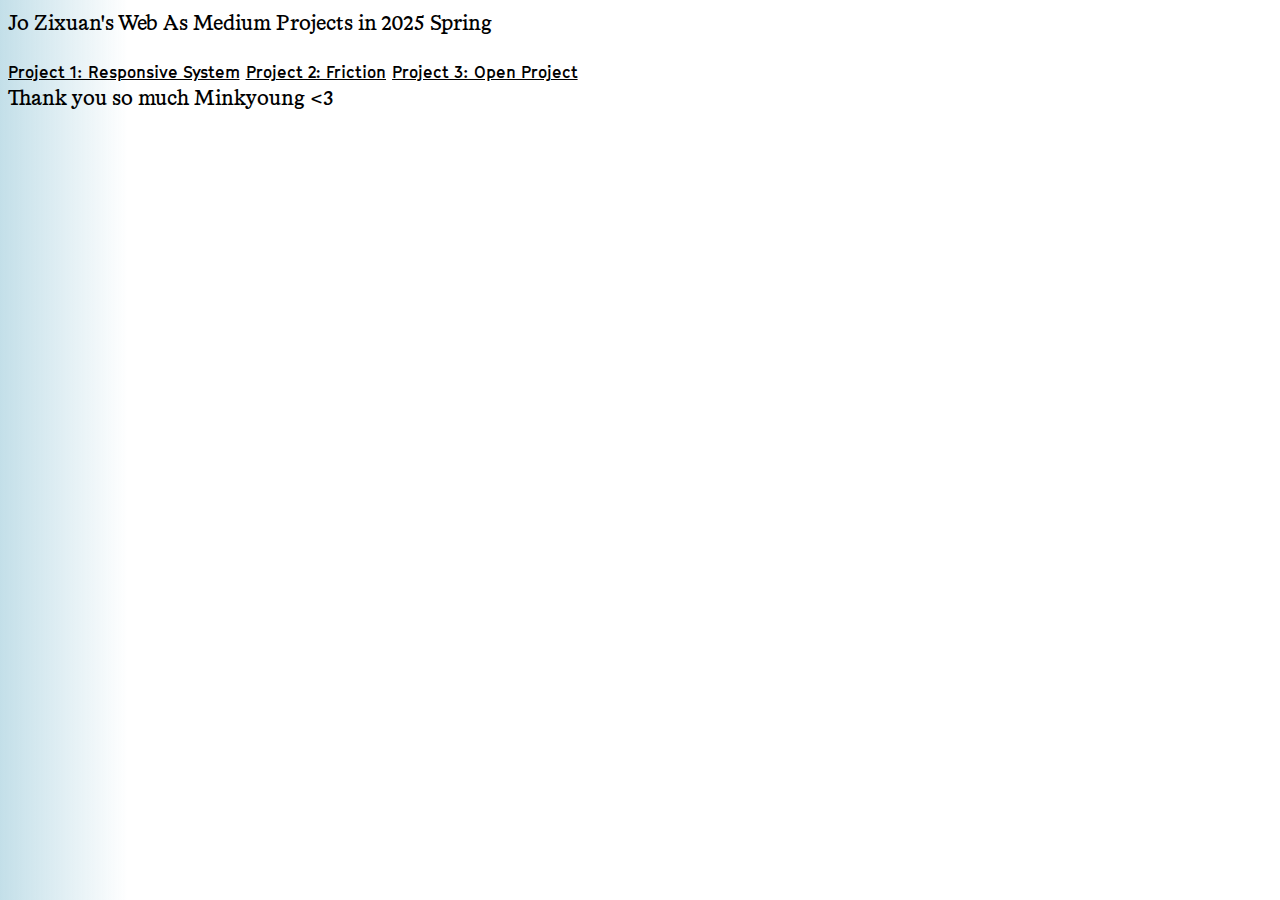
<file: index.html>
<!DOCTYPE html>
<html lang="en">
<head>
    <meta charset="UTF-8">
    <meta name="viewport" content="width=device-width, initial-scale=1.0">
    <title>Jo Zixuan WAM Documentation</title>
    <link rel="stylesheet" href="style.css">
</head>
<body>
    <p>Jo Zixuan's Web As Medium Projects in 2025 Spring</p>

    
    <a href="Project 1_Responsive System/index.html" target="_blank">Project 1: Responsive System</a>
 <a href="Project 2_Illegible Pattern/index.html" target="_blank">Project 2: Friction</a>

  <a href="Project 3_GD MFA HOMESPACE/index.html" target="_blank">Project 3: Open Project</a>
  <p>Thank you so much Minkyoung <3 </p>

</body>
</html>
</file>
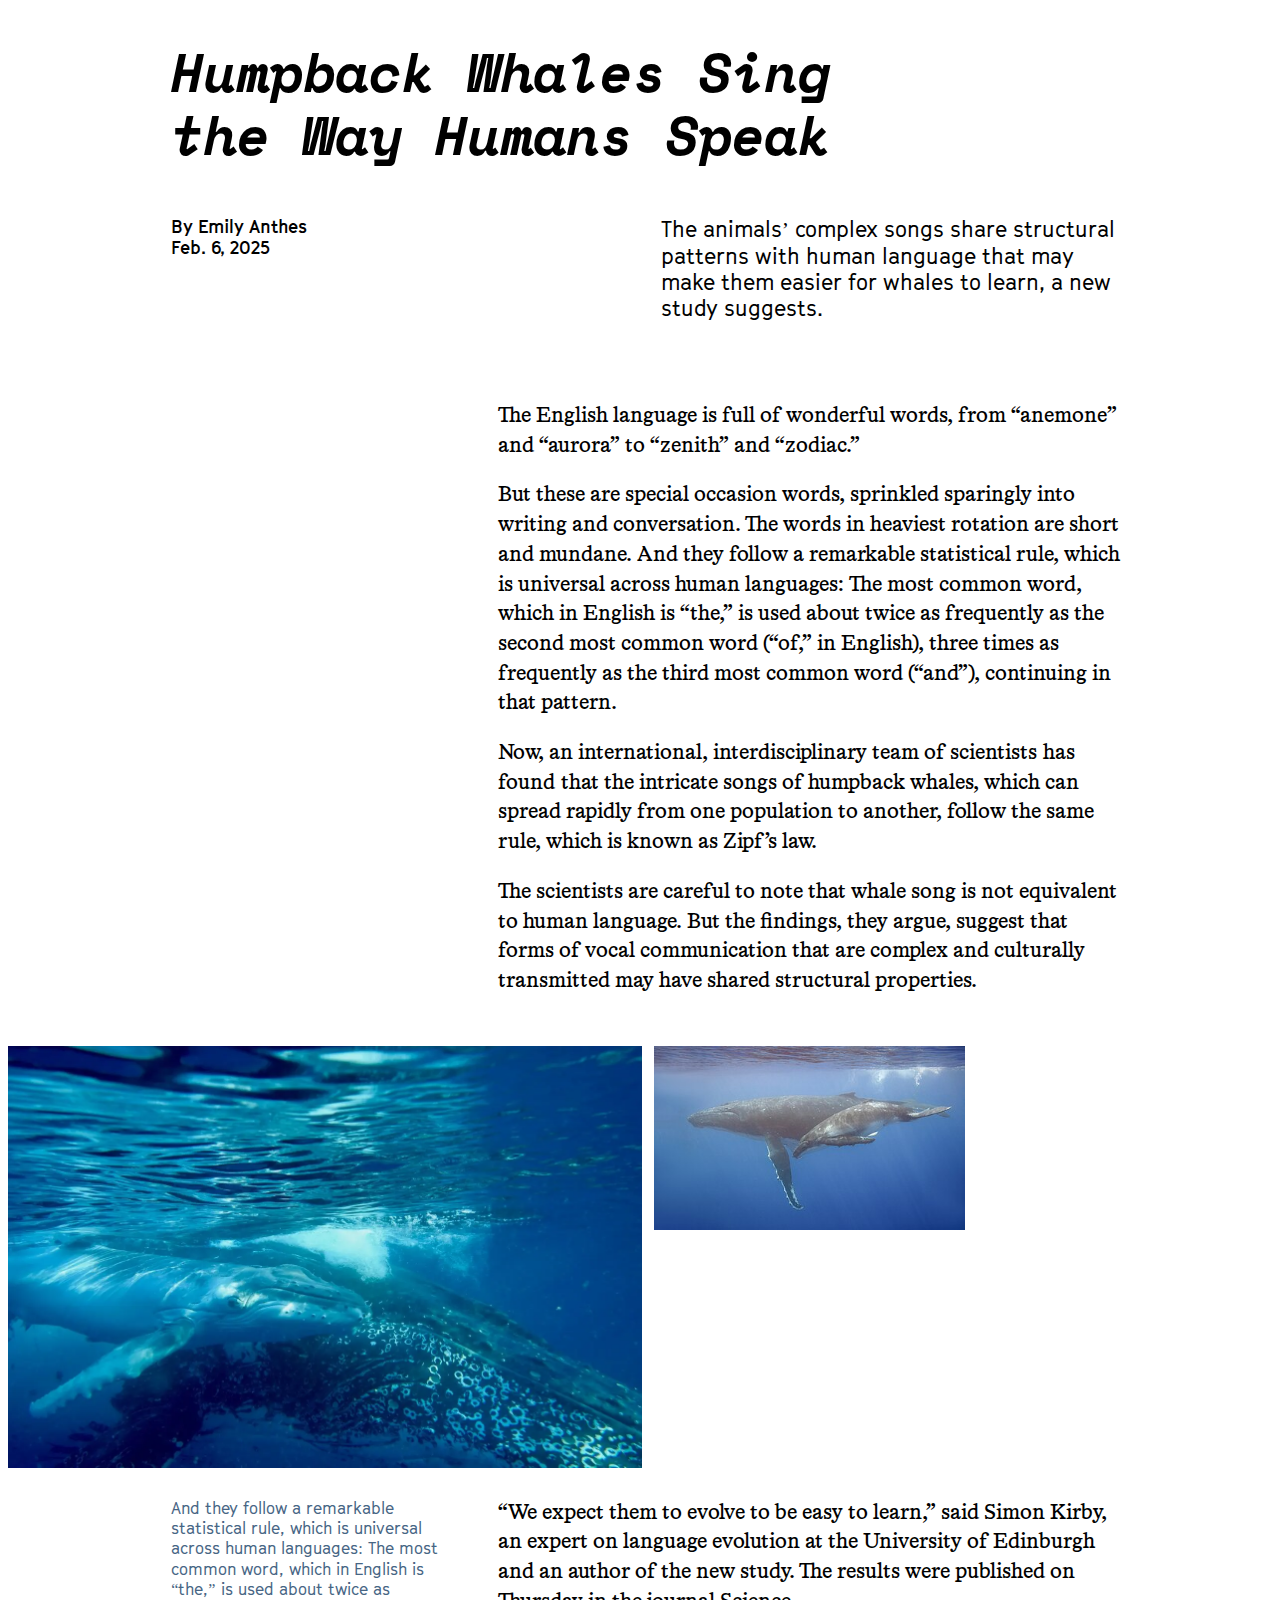
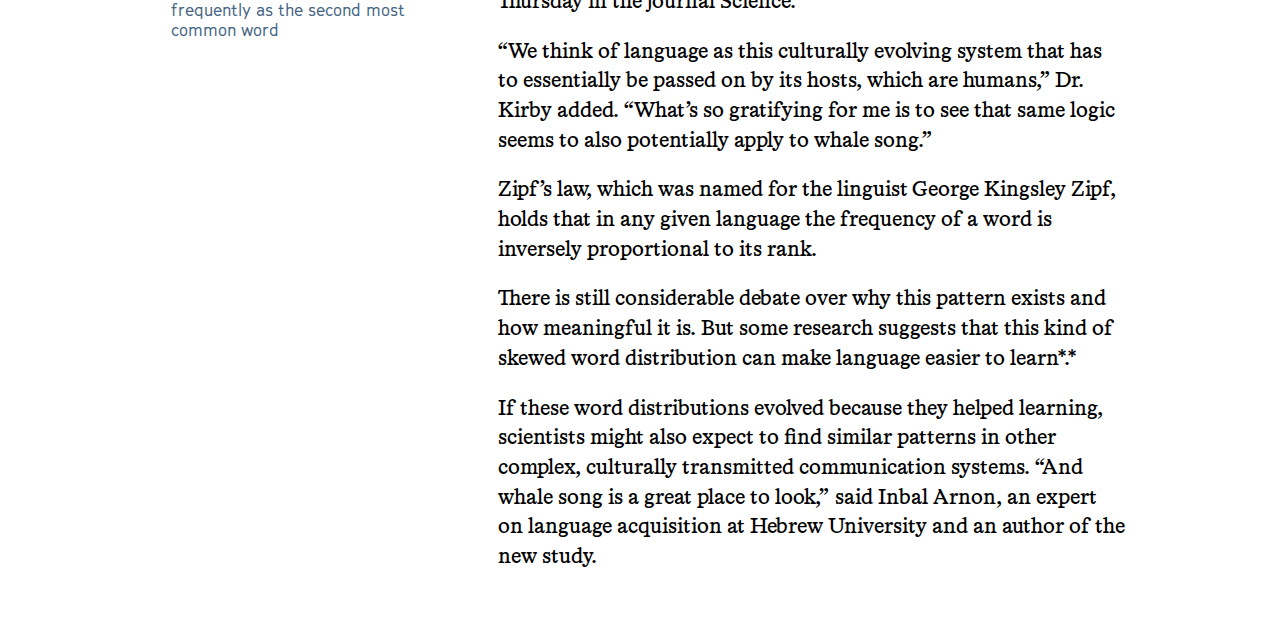
<file: wam p1_Responsive article/index.html>
<!DOCTYPE html>
<html>
<head>
  <link rel='stylesheet' href='style.css'></head>
  <title> Responsive Article: Humpback Whales Sing the Way Humans Speak</title>
  <link rel="preconnect" href="https://fonts.googleapis.com">
  <link rel="preconnect" href="https://fonts.gstatic.com" crossorigin>
  <link href="https://fonts.googleapis.com/css2?family=JetBrains+Mono:ital,wght@0,100..800;1,100..800&family=Space+Mono:ital,wght@0,400;0,700;1,400;1,700&display=swap" rel="stylesheet">

<body>
  <div class="grid">
    <div class="box h1 space-mono-bold-italic">Humpback Whales Sing the Way Humans Speak</div>
    <div class="box byline">By Emily Anthes
        Feb. 6, 2025</div>
    <div class="box h2">The animals’ complex songs share structural patterns with human language that may make them easier for whales to learn, a new study suggests.</div>
    <div class = "box text1">
        <p> 
            The English language is full of wonderful words, from “anemone” and “aurora” to “zenith” and “zodiac.”
        </p>
        <p>
            But these are special occasion words, sprinkled sparingly into writing and conversation. The words in heaviest rotation are short and mundane. And they follow a remarkable statistical rule, which is universal across human languages: The most common word, which in English is “the,” is used about twice as frequently as the second most common word (“of,” in English), three times as frequently as the third most common word (“and”), continuing in that pattern.
        </p>
        <p>
            Now, an international, interdisciplinary team of scientists has found that the intricate songs of humpback whales, which can spread rapidly from one population to another, follow the same rule, which is known as Zipf’s law.
        </p>
        <p>
            The scientists are careful to note that whale song is not equivalent to human language. But the findings, they argue, suggest that forms of vocal communication that are complex and culturally transmitted may have shared structural properties.
        </p>
    </div>


    <div class="gallery1"> <img id= "image1" src="A team of scientists found that the intricate songs of humpback whales, which can spread from one population to another, follow a pattern of language similar to that of humans.Credit...Marc Quintin.webp" alt=""><img id= "image2" src="Humpback_whale_(Megaptera_novaeangliae)_with_calf_Moorea_2.jpg" alt=""></div>


    <div class="caption">And they follow a remarkable statistical rule, which is universal across human languages: The most common word, which in English is “the,” is used about twice as frequently as the second most common word </div>
    
    <div class = "box text2">
        <p>
            “We expect them to evolve to be easy to learn,” said Simon Kirby, an expert on language evolution at the University of Edinburgh and an author of the new study. The results were published on Thursday in the journal Science.
        </p>
        <p>
            “We think of language as this culturally evolving system that has to essentially be passed on by its hosts, which are humans,” Dr. Kirby added. “What’s so gratifying for me is to see that same logic seems to also potentially apply to whale song.”
        </p>
        <p>Zipf’s law, which was named for the linguist George Kingsley Zipf, holds that in any given language the frequency of a word is inversely proportional to its rank.
        </p>
        <p>
            There is still considerable debate over why this pattern exists and how meaningful it is. But some research suggests that this kind of skewed word distribution can make language easier to learn*.*
        </p>
        <p>
            If these word distributions evolved because they helped learning, scientists might also expect to find similar patterns in other complex, culturally transmitted communication systems. “And whale song is a great place to look,” said Inbal Arnon, an expert on language acquisition at Hebrew University and an author of the new study.
        </p>
        <p>
        </p>
        </div>
  </div>
</body>

</html>
</file>
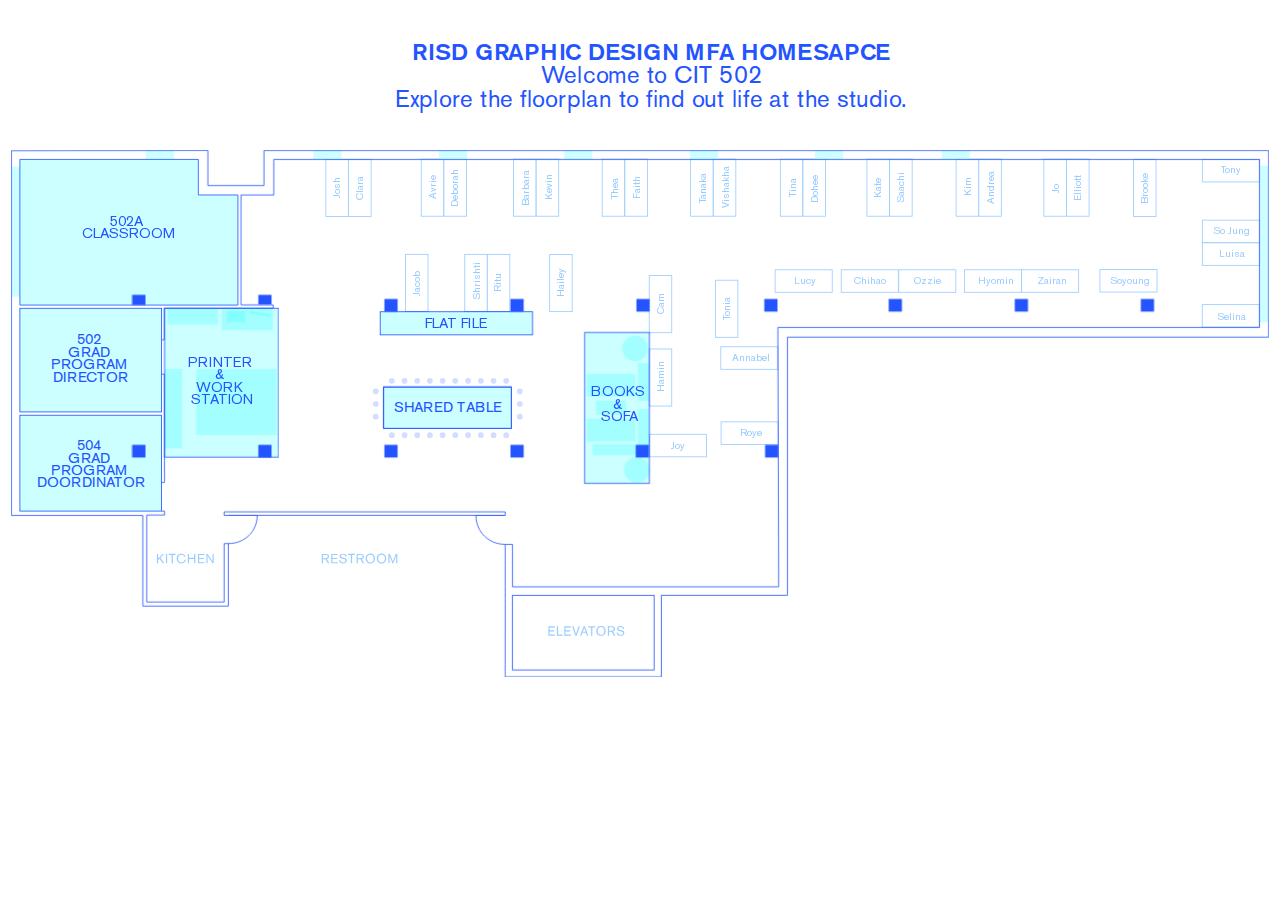
<file: All_Projects/Project 3_GD MFA HOMESPACE/index.html>
<!DOCTYPE html>
<html lang="en">
<head>
  <meta charset="UTF-8" />
  <meta name="viewport" content="width=device-width, initial-scale=1.0"/>
  <title>MFA Studio Floor Plan</title>
  <link rel="stylesheet" href="styles.css">
</head>
<body>
  <div class="side-padding-wrapper">
  <div class = "homespace">
    <p style = "font-weight: 600;">RISD GRAPHIC DESIGN MFA HOMESAPCE</p>
    <p>Welcome to CIT 502
    <br>Explore the floorplan to find out life at the studio.</p>
  </div>

    <svg xmlns="http://www.w3.org/2000/svg" viewBox="0 0 605.55 253.8">
        <defs>
          <style>
            .cls-1 {
              stroke-width: .39px;
            }
      
            .cls-1, .cls-2 {
              stroke: #2454ff;
            }
      
            .cls-1, .cls-2, .cls-3, .cls-4 {
              mix-blend-mode: multiply;
            }
      
            .cls-1, .cls-2, .cls-4, .cls-5 {
              fill: #cff;
            }
      
            .cls-1, .cls-2, .cls-6, .cls-7, .cls-8 {
              stroke-miterlimit: 10;
            }
      
            .cls-9 {
              fill: #9cf;
            }
      
            .cls-9, .cls-4, .cls-10, .cls-11, .cls-5 {
              stroke-width: 0px;
            }
      
            .cls-2, .cls-7 {
              stroke-width: .4px;
            }
      
            .cls-12, .cls-10 {
              opacity: .2;
            }
      
            .cls-10, .cls-11 {
              fill: #2454ff;
            }
      
            .cls-6 {
              stroke-width: .4px;
            }
      
            .cls-6, .cls-7, .cls-8 {
              fill: none;
              stroke: #2454ff;
            }
      
            .cls-13 {
              isolation: isolate;
            }
      
            .cls-8 {
              stroke-width: .48px;
            }

            .cls-14 {
              font-family: AkzidenzGroteskPro-Regular, 'Akzidenz-Grotesk Pro';
              font-size: 5px;
              fill: #99ccff;
            }

            .cls-15 {
              fill: white;
              stroke: #99ccff;
              stroke-width: .4px;
            }
            .student-table:hover .cls-15{
              fill: #2454ff;
              stroke: #2454ff;
              stroke-width: .4px;
            }
          </style>
        </defs>
        <g class="cls-13">
          <g id="Layer_2" data-name="Layer 2">
            <g>
              <g class= "student-table" id = "josh">
                <rect class="cls-15" x="151.57" y="4.48" width="10.84" height="27.49"/>
                <text class="cls-14" transform="translate(158.45 23.1) rotate(-90)">
                  <tspan x="0" y="0">Josh</tspan>
                </text>
              </g>
              <g class= "student-table" id = "clara">
                <rect class="cls-15" x="162.5" y="4.48" width="10.84" height="27.49"/> 
                <text class="cls-14" transform="translate(169.47 24.06) rotate(-90)"><tspan x="0" y="0">Clara</tspan></text>
              </g> 
              <g class= "student-table" id = "avrie"> 
                <rect class="cls-15" x="197.45" y="4.38" width="10.84" height="27.49"/>
                <text class="cls-14" transform="translate(204.39 23.63) rotate(-90)"><tspan x="0" y="0">Avrie</tspan></text>
              </g> 
              <g class= "student-table" id = "deborah"> 
                <rect class="cls-15" x="208.38" y="4.38" width="10.84" height="27.49"/>
                <text class="cls-14" transform="translate(215.4 27.48) rotate(-90)"><tspan x="0" y="0">Deborah</tspan></text>
              </g>
              <g class= "student-table" id = "barbara"> 
                <rect class="cls-15" x="241.88" y="4.38" width="10.84" height="27.49"/>
                <text class="cls-14" transform="translate(249.35 26.8) rotate(-90)"><tspan x="0" y="0">Barbara</tspan></text>
              </g>
              <g class= "student-table" id = "kevin">              
                <rect class="cls-15" x="252.81" y="4.38" width="10.84" height="27.49"/>
                <text class="cls-14" transform="translate(260.37 24.04) rotate(-90)"><tspan x="0" y="0">Kevin</tspan></text>
              </g>
              <g class= "student-table" id = "thea"> 
                <rect class="cls-15" x="284.58" y="4.38" width="10.84" height="27.49"/>
                <text class="cls-14" transform="translate(292.13 23.51) rotate(-90)"><tspan x="0" y="0">Thea</tspan></text>
              </g>
              <g class= "student-table" id = "faith"> 
                <rect class="cls-15" x="295.51" y="4.38" width="10.84" height="27.49"/>
                <text class="cls-14" transform="translate(302.74 23.49) rotate(-90)"><tspan x="0" y="0">Faith</tspan></text>
              </g>
              <g class= "student-table" id = "tanaka"> 
                <rect class="cls-15" x="327.14" y="4.38" width="10.84" height="27.49"/>
                <text class="cls-14" transform="translate(334.47 25.72) rotate(-90)"><tspan x="0" y="0">Tanaka</tspan></text>
              </g>
              <g class= "student-table" id = "vishakha"> 
                <rect class="cls-15" x="338.07" y="4.38" width="10.84" height="27.49"/>
                <text class="cls-14" transform="translate(345.49 27.86) rotate(-90)"><tspan x="0" y="0">Vishakha</tspan></text>
              </g>

              <g class= "student-table" id = "tina"> 
                <rect class="cls-15" x="370.31" y="4.38" width="10.84" height="27.49"/>
                <text class="cls-14" transform="translate(377.64 22.75) rotate(-90)"><tspan x="0" y="0">Tina</tspan></text>
              </g>

              <g class= "student-table" id = "dohee"> 
                <rect class="cls-15" x="381.24" y="4.38" width="10.84" height="27.49"/>
                <text class="cls-14" transform="translate(388.66 25.3) rotate(-90)"><tspan x="0" y="0">Dohee</tspan></text>
              </g>

              <g class= "student-table" id = "kate"> 
                <rect class="cls-15" x="412.01" y="4.38" width="10.84" height="27.49"/>
                <text class="cls-14" transform="translate(418.97 23.1) rotate(-90)"><tspan x="0" y="0">Kate</tspan></text>
              </g>
              
              <g class= "student-table" id = "saachi"> 
                <rect class="cls-15" x="422.94" y="4.38" width="10.84" height="27.49"/>
                <text class="cls-14" transform="translate(429.98 25.63) rotate(-90)"><tspan x="0" y="0">Saachi</tspan></text>
              </g>

              <g class= "student-table" id = "kim"> 
                <rect class="cls-15" x="454.93" y="4.38" width="10.84" height="27.49"/>
                <text class="cls-14" transform="translate(462.25 22.3) rotate(-90)"><tspan x="0" y="0">Kim</tspan></text>
              </g>

              <g class= "student-table" id = "andrea"> 
                <rect class="cls-15" x="465.86" y="4.38" width="10.84" height="27.49"/>
                <text class="cls-14" transform="translate(473.27 25.97) rotate(-90)"><tspan x="0" y="0">Andrea</tspan></text>
              </g> 

              <g class= "student-table" id = "jo"> 
                <rect class="cls-15" x="497.19" y="4.38" width="10.84" height="27.49"/>
                <text class="cls-14" transform="translate(504.65 20.59) rotate(-90)"><tspan x="0" y="0">Jo</tspan></text>
              </g>

              <g class= "student-table" id = "elliott">
                <rect class="cls-15" x="508.12" y="4.38" width="10.84" height="27.49"/> 
                <text class="cls-14" transform="translate(514.87 24.32) rotate(-90)"><tspan x="0" y="0">Elliott</tspan></text>
              </g>

              <g class= "student-table" id = "brooke"> 
                <rect class="cls-15" x="540.34" y="4.48" width="10.84" height="27.49"/>
                <text class="cls-14" transform="translate(547.33 25.93) rotate(-90)"><tspan x="0" y="0">Brooke</tspan></text>
              </g>
              
              <g class= "student-table" id = "tony"> 
                <rect class="cls-15" x="581.79" y="-3.79" width="10.84" height="27.49" transform="translate(577.26 597.16) rotate(-90)"/>
                <text class="cls-14" transform="translate(582.28 11.29)"><tspan x="0" y="0">Tony</tspan></text>
              </g>

              <g class= "student-table" id = "sojung"> 
                <rect class="cls-15" x="581.79" y="25.44" width="10.84" height="27.49" transform="translate(548.02 626.39) rotate(-90)"/>
                <text class="cls-14" transform="translate(578.65 40.65)"><tspan x="0" y="0">So Jung</tspan></text>
              </g>

              <g class= "student-table" id = "luisa"> 
                <rect class="cls-15" x="581.79" y="36.37" width="10.84" height="27.49" transform="translate(537.1 637.32) rotate(-90)"/>
                <text class="cls-14" transform="translate(581.57 51.62)"><tspan x="0" y="0">Luisa</tspan></text>
              </g>

              <g class= "student-table" id = "selina"> 
                <rect class="cls-15" x="581.76" y="66.11" width="10.84" height="27.49" transform="translate(507.32 667.03) rotate(-90)"/>
                <text class="cls-14" transform="translate(580.58 81.7)"><tspan x="0" y="0">Selina</tspan></text>
              </g>

              <g class= "student-table" id = "soyoung"> 
                <rect class="cls-15" x="532.5" y="49.22" width="10.84" height="27.49" transform="translate(474.95 600.89) rotate(-90)"/>
                <text class="cls-14" transform="translate(529.02 64.45)"><tspan x="0" y="0">Soyoung</tspan></text>
              </g>

              <g class= "student-table" id = "zairan"> 
                <rect class="cls-15" x="494.76" y="49.34" width="10.84" height="27.49" transform="translate(437.1 563.26) rotate(-90)"/>
                <text class="cls-14" transform="translate(494.02 64.53)"><tspan x="0" y="0">Zairan</tspan></text>
              </g>
              
              <g class= "student-table" id = "hyomin"> 
                <rect class="cls-15" x="467.27" y="49.34" width="10.84" height="27.49" transform="translate(409.6 535.77) rotate(-90)"/>
                <text class="cls-14" transform="translate(465.33 64.53)"><tspan x="0" y="0">Hyomin</tspan></text>
              </g>
              
              <g class= "student-table" id = "ozzie"> 
                <rect class="cls-15" x="435.64" y="49.34" width="10.84" height="27.49" transform="translate(377.98 504.14) rotate(-90)"/>
                <text class="cls-14" transform="translate(434.85 64.53)"><tspan x="0" y="0">Ozzie</tspan></text>
              </g>

              <g class= "student-table" id = "chihao"> 
                <rect class="cls-15" x="407.95" y="49.34" width="10.84" height="27.49" transform="translate(350.29 476.45) rotate(-90)"/>
                <text class="cls-14" transform="translate(405.78 64.53)"><tspan x="0" y="0">Chihao</tspan></text>
              </g>
              
              <g class= "student-table" id = "lucy"> 
                <rect class="cls-15" x="376.13" y="49.34" width="10.84" height="27.49" transform="translate(318.47 444.63) rotate(-90)"/>
                <text class="cls-14" transform="translate(377.06 64.53)"><tspan x="0" y="0">Lucy</tspan></text>
              </g>

              <g class= "student-table" id = "jacob"> 
                <rect class="cls-15" x="189.89" y="50.23" width="10.84" height="27.49"/>
                <text class="cls-14" transform="translate(196.7 70.37) rotate(-90)"><tspan x="0" y="0">Jacob</tspan></text>
              </g>
              <g class= "student-table" id = "shrishti"> 
                <rect class="cls-15" x="218.42" y="50.23" width="10.84" height="27.49"/>
                <text class="cls-14" transform="translate(225.71 72.22) rotate(-90)"><tspan x="0" y="0">Shrishti</tspan></text>
              </g>

              <g class= "student-table" id = "ritu"> 
                <rect class="cls-15" x="229.27" y="50.23" width="10.84" height="27.49"/>
                <text class="cls-14" transform="translate(236.08 68.36) rotate(-90)"><tspan x="0" y="0">Ritu</tspan></text>
              </g>

              <g class= "student-table" id = "hailey"> 
                <rect class="cls-15" x="259.29" y="50.31" width="10.84" height="27.49"/>
                <text class="cls-14" transform="translate(266.18 70.65) rotate(-90)"><tspan x="0" y="0">Hailey</tspan></text>
              </g>

              <g class= "student-table" id = "cam"> 
                <rect class="cls-15" x="307.22" y="60.46" width="10.84" height="27.49"/>
                <text class="cls-14" transform="translate(314.16 79.12) rotate(-90)"><tspan x="0" y="0">Cam</tspan></text>
              </g>
              <g class= "student-table" id = "hamin"> 
                <rect class="cls-15" x="307.22" y="95.77" width="10.84" height="27.49"/>
                <text class="cls-14" transform="translate(314.16 116.61) rotate(-90)"><tspan x="0" y="0">Hamin</tspan></text>
              </g>

              <g class= "student-table" id = "joy"> 
                <rect class="cls-15" x="315.65" y="128.52" width="10.84" height="27.49" transform="translate(178.81 463.34) rotate(-90)"/>
                <text class="cls-14" transform="translate(317.69 143.72)"><tspan x="0" y="0">Joy</tspan></text>
              </g>
              <g class= "student-table" id = "roye"> 
                <rect class="cls-15" x="350.15" y="122.56" width="10.84" height="27.49" transform="translate(219.26 491.87) rotate(-90)"/>
                <text class="cls-14" transform="translate(350.73 137.75)"><tspan x="0" y="0">Roye</tspan></text>
              </g>

              <g class= "student-table" id = "annabel"> 
                <rect class="cls-15" x="349.99" y="86.41" width="10.84" height="27.49" transform="translate(255.26 455.56) rotate(-90)"/>
                <text class="cls-14" transform="translate(347.09 101.53)"><tspan x="0" y="0">Annabel</tspan></text>
              </g>

              <g class= "student-table" id = "tonia"> 
                <rect class="cls-15" x="339.06" y="62.68" width="10.84" height="27.49"/>
                <text class="cls-14" transform="translate(345.96 81.72) rotate(-90)"><tspan x="0" y="0">Tonia</tspan></text>
              </g>
            
            </g>
          </g>
          <g id="Layer_1" data-name="Layer 1">
            <rect id="window-right" class="cls-5" x="601.08" y="7.61" width="4.05" height="75.26"/>
            <rect id="window-left" class="cls-5" x=".27" y="8.01" width="4.05" height="62.56"/>
            <rect id="window-7" class="cls-5" x="452.62" y="-4.47" width="4.26" height="13.51" transform="translate(457.04 -452.47) rotate(90)"/>
            <rect id="window-6" class="cls-5" x="391.65" y="-4.47" width="4.26" height="13.51" transform="translate(396.07 -391.5) rotate(90)"/>
            <rect id="window-5" class="cls-5" x="331.48" y="-4.47" width="4.26" height="13.51" transform="translate(335.9 -331.33) rotate(90)"/>
            <rect id="window-4" class="cls-5" x="270.91" y="-4.47" width="4.26" height="13.51" transform="translate(275.32 -270.75) rotate(90)"/>
            <rect id="window-3" class="cls-5" x="210.65" y="-4.47" width="4.26" height="13.51" transform="translate(215.07 -210.5) rotate(90)"/>
            <rect id="window-2" class="cls-5" x="150.2" y="-4.47" width="4.26" height="13.51" transform="translate(154.61 -150.04) rotate(90)"/>
            <rect id="window-1" class="cls-5" x="69.54" y="-4.47" width="4.26" height="13.51" transform="translate(73.96 -69.39) rotate(90)"/>
            
            <g id="printing-area-detail" class="cls-3">
              <rect class="cls-5" x="75.21" y="76.16" width="24.47" height="7.8"/>
              <rect class="cls-5" x="101.4" y="76.22" width="24.61" height="10.58"/>
              <rect class="cls-5" x="73.95" y="105.41" width="8.41" height="38.15"/>
              <rect class="cls-5" x="89.13" y="105.47" width="38.73" height="31.73"/>
              <rect class="cls-4" x="115" y="78.11" width="9.87" height="1.32" transform="translate(14.49 -18.55) rotate(9.41)"/>
              <rect class="cls-4" x="103.99" y="77.51" width="8.76" height="5.38"/>
            </g>
            
           
            <a href="04-printing.html" target="_self">
              <rect id="printing" class="cls-1" x="73.92" y="76.16" width="54.86" height="71.65"/>
              <text class="prehover-label" x="101.4" y="103" text-anchor="middle">
                <tspan x="101.4" dy="0">PRINTER</tspan>
                <tspan x="101.4" dy="6">&</tspan>
                <tspan x="101.4" dy="6">WORK </tspan>
                <tspan x="101.4" dy="6">STATION</tspan>
              </text>
              <!-- Multi-line centered label -->
              <text class="hover-label" x="101.4" y="106" text-anchor="middle">
                <tspan x="101.4" dy="0">04</tspan>
                <tspan x="101.4" dy="6">STUDIO</tspan>
                <tspan x="101.4" dy="6">FACILITIES</tspan>
              </text>
            </a>



            <g id="sofa-area-detail" class="cls-3">
              <rect class="cls-5" x="277.16" y="107.78" width="23.37" height="10.9"/>
              <rect class="cls-5" x="301.77" y="102.46" width="5.35" height="18.25"/>
              <rect class="cls-5" x="301.77" y="124.69" width="5.35" height="18.25"/>
              <rect class="cls-5" x="290.85" y="130.68" width="5.35" height="27.16" transform="translate(149.26 437.79) rotate(-90)"/>
              <rect class="cls-5" x="277.16" y="129.37" width="23.37" height="10.9"/>
              <rect class="cls-5" x="281.56" y="120.62" width="14.57" height="6.79"/>
              <circle class="cls-4" cx="300.36" cy="95.5" r="6.19"/>
              <circle class="cls-4" cx="301.2" cy="153.9" r="6.19"/>
            </g>
            <a href="07-sofa.html" target="_self">
              <rect id="sofa" class="cls-2" x="276.09" y="87.86" width="31.2" height="72.64"/>
              <text class="prehover-label" x="291.69" y="117" text-anchor="middle">
                <tspan x="293" dy="0">BOOKS</tspan>
                <tspan x="292.8" dy="6">&</tspan>
                <tspan x="292.8" dy="6">SOFA</tspan>
              </text>
              <text class="hover-label" x="291.69" y="117" text-anchor="middle">
                <tspan x="292.8" dy="0">07</tspan>
                <tspan x="292.8" dy="6">ALUMNI</tspan>
                <tspan x="292.8" dy="6">LIST</tspan>
              </text>
            </a>
            <rect class="cls-2" x="179.34" y="114.03" width="61.41" height="19.92"/>
            <g id="shared-seats">
              <circle class="cls-10" cx="183.32" cy="111.1" r="1.38"/>
              <circle class="cls-10" cx="189.43" cy="111.1" r="1.38"/>
              <circle class="cls-10" cx="195.54" cy="111.1" r="1.38"/>
              <g class="cls-12">
                <circle class="cls-11" cx="175.59" cy="128.38" r="1.38"/>
                <circle class="cls-11" cx="175.59" cy="122.27" r="1.38"/>
                <circle class="cls-11" cx="175.59" cy="116.15" r="1.38"/>
              </g>
              <g class="cls-12">
                <circle class="cls-11" cx="244.92" cy="128.38" r="1.38"/>
                <circle class="cls-11" cx="244.92" cy="122.27" r="1.38"/>
                <circle class="cls-11" cx="244.92" cy="116.15" r="1.38"/>
              </g>
              <circle class="cls-10" cx="201.64" cy="111.1" r="1.38"/>
              <circle class="cls-10" cx="207.75" cy="111.1" r="1.38"/>
              <circle class="cls-10" cx="213.86" cy="111.1" r="1.38"/>
              <circle class="cls-10" cx="220.05" cy="111.1" r="1.38"/>
              <circle class="cls-10" cx="226.15" cy="111.1" r="1.38"/>
              <circle class="cls-10" cx="232.26" cy="111.1" r="1.38"/>
              <circle class="cls-10" cx="238.37" cy="111.1" r="1.38"/>
              <circle class="cls-10" cx="183.32" cy="137.29" r="1.38"/>
              <circle class="cls-10" cx="189.43" cy="137.29" r="1.38"/>
              <circle class="cls-10" cx="195.54" cy="137.29" r="1.38"/>
              <circle class="cls-10" cx="201.64" cy="137.29" r="1.38"/>
              <circle class="cls-10" cx="207.75" cy="137.29" r="1.38"/>
              <circle class="cls-10" cx="213.86" cy="137.29" r="1.38"/>
              <circle class="cls-10" cx="220.05" cy="137.29" r="1.38"/>
              <circle class="cls-10" cx="226.15" cy="137.29" r="1.38"/>
              <circle class="cls-10" cx="232.26" cy="137.29" r="1.38"/>
              <circle class="cls-10" cx="238.37" cy="137.29" r="1.38"/>
            </g>
            <path id="outer-frame" class="cls-7" d="M104.61,175.85h13.9c0,7.72-6,13.57-13.9,13.59v30.11h-41.17v-43.65H.2V.31l94.57-.11v16.91h27V.23h483.58v89.84h-231.6v124.28h-60.69v39.24h-75.2s.04-63.77,0-63.77c-7.92,0-14.06-6.02-14.06-13.94h14.06v-.03H102.59v-1.67h135.31l-.04,1.71"/>
            <polyline class="cls-7" points="104.61 189.45 102.59 189.45 102.59 217.58 65.33 217.58 65.33 175.7 73.92 175.7 73.92 173.8 72.47 173.8"/>
            <polyline class="cls-6" points="72.47 91.33 73.76 91.36 73.73 76.09 126.19 76.1 126.19 74.55 110.69 74.55 110.69 21.64 126.49 21.64 126.49 4.53 600.96 4.53 600.96 85.4 369.14 85.4 369.52 210.26 241.39 210.26 241.39 189.83 237.85 189.83"/>
            <polyline class="cls-7" points="72.47 107.89 73.79 107.88 73.89 160.04 72.38 160.04"/>
            <rect id="elevators" class="cls-7" x="241.39" y="214.36" width="68.16" height="35.93"/>
            
            <a href="05-flat-files.html" target="_self">
              <rect id="flat-file" class="cls-2" x="177.75" y="77.84" width="73.3" height="11.12"/>
              <text class="prehover-label" x="214.4" y="84" text-anchor="middle">
                <tspan x="214.4" dy="0">FLAT FILE</tspan>
              </text>
              <!-- Multi-line centered label -->
              <text class="hover-label" x="214.4" y="84" text-anchor="middle">
                <tspan x="214.4" dy="0">05 THE ARCHIVE</tspan>
              </text>
            </a>

           
            
            
            <a href="06-shared-table.html" target="_self">
              <rect id="shared-table" class="cls-8" x="179.39" y="114.18" width="61.44" height="19.8"/>
              <text class="prehover-label" x="210.11" y="124.7" text-anchor="middle">
                <tspan x="210.11" dy="0">SHARED TABLE</tspan>
                <tspan x="210.11" dy="6"></tspan>
              </text>
              <text class="hover-label" x="210.11" y="121.5" text-anchor="middle">
                <tspan x="210.11" dy="0">06</tspan>
                <tspan x="210.11" dy="6">GRAD TEACHING</tspan>
                <tspan x="210.11" dy="6"></tspan>
              </text>
            </a>
          
            <g id="kitchen-restroom-elevators">
              <g>
                <path class="cls-9" d="M153.28,198.91h-.71l-1.23-1.91h-1.16v1.91h-.59v-4.49h2.02c.45,0,.81.11,1.07.33s.39.55.39.98c0,.31-.08.58-.25.8-.16.22-.43.37-.81.43l1.26,1.95ZM150.18,196.49h1.32c.65,0,.98-.26.98-.77,0-.25-.08-.45-.24-.6-.16-.14-.38-.22-.66-.22h-1.41v1.58Z"/>
                <path class="cls-9" d="M157.31,198.91h-3.17v-4.49h3.09v.53h-2.52v1.39h2.19v.52h-2.19v1.53h2.6v.52Z"/>
                <path class="cls-9" d="M157.95,197.47l.64-.08s0,.08,0,.12c0,.04.02.1.03.18s.04.16.08.23c.03.07.08.14.15.23.07.08.14.15.23.21.09.06.2.1.34.14.14.04.29.06.46.06.11,0,.22-.01.34-.04s.23-.07.36-.13c.13-.06.23-.15.31-.28s.12-.28.12-.46c0-.23-.07-.4-.22-.5-.14-.11-.36-.19-.64-.24l-.41-.08c-.53-.11-.93-.26-1.19-.45-.26-.19-.39-.47-.39-.83s.14-.64.43-.88c.3-.25.69-.37,1.16-.37.53,0,.95.11,1.24.34.18.14.31.28.39.44.08.16.14.36.18.6l-.6.04c0-.06,0-.13-.02-.2-.01-.07-.05-.15-.1-.25-.05-.09-.11-.18-.19-.25-.08-.07-.19-.13-.34-.18-.15-.05-.32-.08-.51-.08-.16,0-.31.02-.46.06-.14.04-.27.11-.39.22-.12.11-.17.25-.17.43,0,.2.08.35.23.45.15.1.37.19.67.26l.82.2c.08.02.15.04.21.05s.15.05.28.12c.13.07.24.14.32.22.08.08.16.2.23.34.07.15.1.32.1.5,0,.37-.12.68-.38.92-.33.32-.8.48-1.42.48-.5,0-.91-.1-1.23-.31-.39-.25-.62-.67-.67-1.24Z"/>
                <path class="cls-9" d="M165.54,194.93h-1.34v3.97h-.6v-3.97h-1.35v-.52h3.29v.52Z"/>
                <path class="cls-9" d="M170.07,198.91h-.71l-1.23-1.91h-1.16v1.91h-.59v-4.49h2.02c.45,0,.81.11,1.07.33s.39.55.39.98c0,.31-.08.58-.25.8-.16.22-.43.37-.81.43l1.26,1.95ZM166.97,196.49h1.32c.65,0,.98-.26.98-.77,0-.25-.08-.45-.24-.6-.16-.14-.38-.22-.66-.22h-1.41v1.58Z"/>
                <path class="cls-9" d="M175.21,196.62c0,.23-.02.45-.07.67s-.13.43-.25.65c-.11.21-.26.4-.43.55-.17.16-.39.29-.65.38-.26.1-.56.15-.88.15-.3,0-.58-.05-.84-.15-.27-.1-.5-.24-.72-.43-.21-.19-.38-.44-.5-.75s-.18-.66-.18-1.05.06-.75.19-1.06c.13-.31.3-.56.51-.74.21-.18.45-.32.72-.42.26-.09.55-.14.84-.14.68,0,1.23.22,1.64.65.41.43.62.99.62,1.68ZM171.34,196.66c0,.58.15,1.04.44,1.38.29.34.69.51,1.19.51.47,0,.85-.16,1.15-.49.3-.33.45-.81.45-1.44,0-.24-.03-.46-.09-.67-.06-.21-.15-.4-.26-.58s-.29-.32-.5-.43c-.22-.11-.47-.16-.76-.16s-.53.05-.75.16c-.22.11-.39.25-.51.43-.12.18-.21.38-.27.6-.06.21-.09.44-.09.69Z"/>
                <path class="cls-9" d="M180.61,196.62c0,.23-.02.45-.07.67s-.13.43-.25.65c-.11.21-.26.4-.43.55-.17.16-.39.29-.65.38-.26.1-.56.15-.88.15-.3,0-.58-.05-.84-.15-.27-.1-.5-.24-.72-.43-.21-.19-.38-.44-.5-.75s-.18-.66-.18-1.05.06-.75.19-1.06c.13-.31.3-.56.51-.74.21-.18.45-.32.72-.42.26-.09.55-.14.84-.14.68,0,1.23.22,1.64.65.41.43.62.99.62,1.68ZM176.74,196.66c0,.58.15,1.04.44,1.38.29.34.69.51,1.19.51.47,0,.85-.16,1.15-.49.3-.33.45-.81.45-1.44,0-.24-.03-.46-.09-.67-.06-.21-.15-.4-.26-.58s-.29-.32-.5-.43c-.22-.11-.47-.16-.76-.16s-.53.05-.75.16c-.22.11-.39.25-.51.43-.12.18-.21.38-.27.6-.06.21-.09.44-.09.69Z"/>
                <path class="cls-9" d="M185.97,198.91h-.6l.08-3.77-1.42,3.77h-.46l-1.39-3.71c.04,2.38.06,3.62.06,3.71h-.59v-4.49h.78l1.37,3.68,1.39-3.68h.78v4.49Z"/>
              </g>
              <g>
                <path class="cls-9" d="M73.8,198.91h-.73l-1.58-2.21-.64.65v1.57h-.6v-4.49h.6v2.2l2.13-2.2h.74l-1.82,1.86,1.9,2.63Z"/>
                <path class="cls-9" d="M75.16,198.91h-.6v-4.49h.6v4.49Z"/>
                <path class="cls-9" d="M79.25,194.93h-1.34v3.97h-.6v-3.97h-1.35v-.52h3.29v.52Z"/>
                <path class="cls-9" d="M83.51,197.2l.65.08c-.04.2-.11.39-.22.58-.1.19-.24.38-.41.56-.17.18-.4.33-.67.44-.28.11-.58.17-.92.17-.67,0-1.2-.22-1.6-.65-.4-.43-.59-1-.59-1.71s.2-1.28.61-1.71.96-.65,1.66-.65c.53,0,.96.12,1.3.36s.59.58.74,1.02l-.6.12c-.09-.28-.26-.52-.5-.72-.24-.2-.56-.3-.95-.3-.5,0-.9.17-1.18.51-.28.34-.42.79-.42,1.35,0,.62.15,1.08.45,1.41.3.32.69.48,1.16.48.37,0,.7-.11.97-.33.28-.22.45-.55.52-.98Z"/>
                <path class="cls-9" d="M88.73,198.91h-.6v-2.06h-2.44v2.06h-.59v-4.49h.59v1.91h2.44v-1.91h.6v4.49Z"/>
                <path class="cls-9" d="M93.18,198.91h-3.17v-4.49h3.09v.53h-2.52v1.39h2.19v.52h-2.19v1.53h2.6v.52Z"/>
                <path class="cls-9" d="M97.58,198.91h-.54l-2.46-3.65c.04,2.38.06,3.59.06,3.65h-.57v-4.49h.57l2.43,3.6c-.02-2.31-.03-3.51-.03-3.6h.54v4.49Z"/>
              </g>
              <g>
                <path class="cls-9" d="M261.86,233.78h-3.17v-4.49h3.09v.53h-2.52v1.39h2.19v.52h-2.19v1.53h2.6v.52Z"/>
                <path class="cls-9" d="M265.5,233.78h-2.77v-4.49h.6v3.96h2.18v.53Z"/>
                <path class="cls-9" d="M269.52,233.78h-3.17v-4.49h3.09v.53h-2.52v1.39h2.19v.52h-2.19v1.53h2.6v.52Z"/>
                <path class="cls-9" d="M273.84,229.29l-1.58,4.49h-.59l-1.52-4.49h.64l1.19,3.75,1.23-3.75h.64Z"/>
                <path class="cls-9" d="M277.9,233.78h-.63l-.49-1.38h-1.71l-.5,1.38h-.64l1.71-4.49h.62l1.64,4.49ZM276.61,231.9l-.66-1.88-.69,1.88h1.34Z"/>
                <path class="cls-9" d="M281.19,229.81h-1.34v3.97h-.6v-3.97h-1.35v-.52h3.29v.52Z"/>
                <path class="cls-9" d="M286.23,231.5c0,.23-.02.45-.07.67s-.13.43-.25.65c-.11.21-.26.4-.43.55-.17.16-.39.29-.65.38-.26.1-.56.15-.88.15-.3,0-.58-.05-.84-.15-.27-.1-.5-.24-.72-.43-.21-.19-.38-.44-.5-.75s-.18-.66-.18-1.05.06-.75.19-1.06c.13-.31.3-.56.51-.74.21-.18.45-.32.72-.42.26-.09.55-.14.84-.14.68,0,1.23.22,1.64.65.41.43.62.99.62,1.68ZM282.35,231.53c0,.58.15,1.04.44,1.38.29.34.69.51,1.19.51.47,0,.85-.16,1.15-.49.3-.33.45-.81.45-1.44,0-.24-.03-.46-.09-.67-.06-.21-.15-.4-.26-.58s-.29-.32-.5-.43c-.22-.11-.47-.16-.76-.16s-.53.05-.75.16c-.22.11-.39.25-.51.43-.12.18-.21.38-.27.6-.06.21-.09.44-.09.69Z"/>
                <path class="cls-9" d="M290.99,233.78h-.71l-1.23-1.91h-1.16v1.91h-.59v-4.49h2.02c.45,0,.81.11,1.07.33s.39.55.39.98c0,.31-.08.58-.25.8-.16.22-.43.37-.81.43l1.26,1.95ZM287.89,231.37h1.32c.65,0,.98-.26.98-.77,0-.25-.08-.45-.24-.6-.16-.14-.38-.22-.66-.22h-1.41v1.58Z"/>
                <path class="cls-9" d="M291.53,232.34l.64-.08s0,.08,0,.12c0,.04.02.1.03.18s.04.16.08.23c.03.07.08.14.15.23.07.08.14.15.23.21.09.06.2.1.34.14.14.04.29.06.46.06.11,0,.22-.01.34-.04s.23-.07.36-.13c.13-.06.23-.15.31-.28s.12-.28.12-.46c0-.23-.07-.4-.22-.5-.14-.11-.36-.19-.64-.24l-.41-.08c-.53-.11-.93-.26-1.19-.45-.26-.19-.39-.47-.39-.83s.14-.64.43-.88c.3-.25.69-.37,1.16-.37.53,0,.95.11,1.24.34.18.14.31.28.39.44.08.16.14.36.18.6l-.6.04c0-.06,0-.13-.02-.2-.01-.07-.05-.15-.1-.25-.05-.09-.11-.18-.19-.25-.08-.07-.19-.13-.34-.18-.15-.05-.32-.08-.51-.08-.16,0-.31.02-.46.06-.14.04-.27.11-.39.22-.12.11-.17.25-.17.43,0,.2.08.35.23.45.15.1.37.19.67.26l.82.2c.08.02.15.04.21.05s.15.05.28.12c.13.07.24.14.32.22.08.08.16.2.23.34.07.15.1.32.1.5,0,.37-.12.68-.38.92-.33.32-.8.48-1.42.48-.5,0-.91-.1-1.23-.31-.39-.25-.62-.67-.67-1.24Z"/>
              </g>
            </g>
          <a href="03-assistant-office.html" target="_self">
            <rect id="assistant-office" class="cls-6" x="4.28" y="127.68" width="68.19" height="46.13"/>
            <text class="prehover-label" x="38.38" y="143" text-anchor="middle">
              <tspan x="38.38" dy="0">504</tspan>
              <tspan x="38.38" dy="6">GRAD</tspan>
              <tspan x="38.38" dy="6">PROGRAM</tspan>
              <tspan x="38.38" dy="6">DOORDINATOR</tspan>
            </text>
            <text class="hover-label" x="38.38" y="143" text-anchor="middle">
              <tspan x="38.38" dy="2">03</tspan>
              <tspan x="38.38" dy="6">AMY IS HERE</tspan>
              <tspan x="38.38" dy="6">TO HELP</tspan>
            </text>
          </a>
           
            <a href="02-gpd-office.html" target="_self">
              <rect id="gpd-office" class="cls-6" x="4.28" y="76.19" width="68.21" height="49.89"/>
              <text class="prehover-label" x="38.38" y="90" text-anchor="middle">
                <tspan x="38.38" dy="2">502</tspan>
                <tspan x="38.38" dy="6">GRAD</tspan>
                <tspan x="38.38" dy="6">PROGRAM</tspan>
                <tspan x="38.38" dy="6">DIRECTOR</tspan>
              </text>
              <!-- Multi-line centered label -->
              <text class="hover-label" x="38.38" y="92" text-anchor="middle">
                <tspan x="38.38" dy="0">02</tspan>
                <tspan x="38.38" dy="6">GPD OFFICE</tspan>
                <tspan x="38.38" dy="6">WITH ALL</tspan>
                <tspan x="38.38" dy="6">THESIS BOOKS</tspan>
              </text>
            </a>
           
<!--            
            <rect id="gpd-office" class="cls-6" x="4.28" y="76.19" width="68.21" height="49.89"/> -->
           
           
           
          <a href="01-classroom.html" target="_self">
            <polygon id="classroom" class="cls-6" points="4.28 74.65 4.28 4.53 90.17 4.53 90.17 21.65 109.23 21.65 109.23 74.65 4.28 74.65"/>
            <text class="prehover-label" x="56.75" y="35" text-anchor="middle">
              <tspan x="56.75" dy="0">502A</tspan>
              <tspan x="56.75" dy="6">CLASSROOM</tspan>
            </text>
            <text class="hover-label" x="56.75" y="30" text-anchor="middle">
              <tspan x="56.75" dy="0">01</tspan>
              <tspan x="56.75" dy="6">FIND OUT</tspan>
              <tspan x="56.75" dy="6">ABOUT</tspan>
              <tspan x="56.75" dy="6">GRAD LEARNING</tspan>
            </text>
          </a>
          <g id="columns">
            <rect class="cls-11" x="58.36" y="69.71" width="6.36" height="4.89"/>
            <rect class="cls-11" x="119.05" y="69.71" width="6.36" height="4.65"/>
            <rect class="cls-11" x="179.74" y="71.7" width="6.36" height="6.09"/>
            <rect class="cls-11" x="240.43" y="71.7" width="6.36" height="6.09"/>
            <rect class="cls-11" x="301.06" y="71.7" width="6.36" height="6.09"/>
            <rect class="cls-11" x="362.6" y="71.7" width="6.36" height="6.09"/>
            <rect class="cls-11" x="119.05" y="141.92" width="6.36" height="6.09"/>
            <rect class="cls-11" x="179.74" y="141.92" width="6.36" height="6.09"/>
            <rect class="cls-11" x="240.43" y="141.92" width="6.36" height="6.09"/>
            <rect class="cls-11" x="300.72" y="141.92" width="6.36" height="6.09"/>
            <rect class="cls-11" x="362.99" y="141.92" width="6.36" height="6.09"/>
            <rect class="cls-11" x="422.49" y="71.7" width="6.36" height="6.09"/>
            <rect class="cls-11" x="483.18" y="71.7" width="6.36" height="6.09"/>
            <rect class="cls-11" x="543.86" y="71.7" width="6.36" height="6.09"/>
            <rect class="cls-11" x="58.36" y="141.92" width="6.36" height="6.09"/>
          </g>
          </g>

        </g>
      </svg>
    </div>

      <script src="script.js"></script>
</body>


</html>
</file>
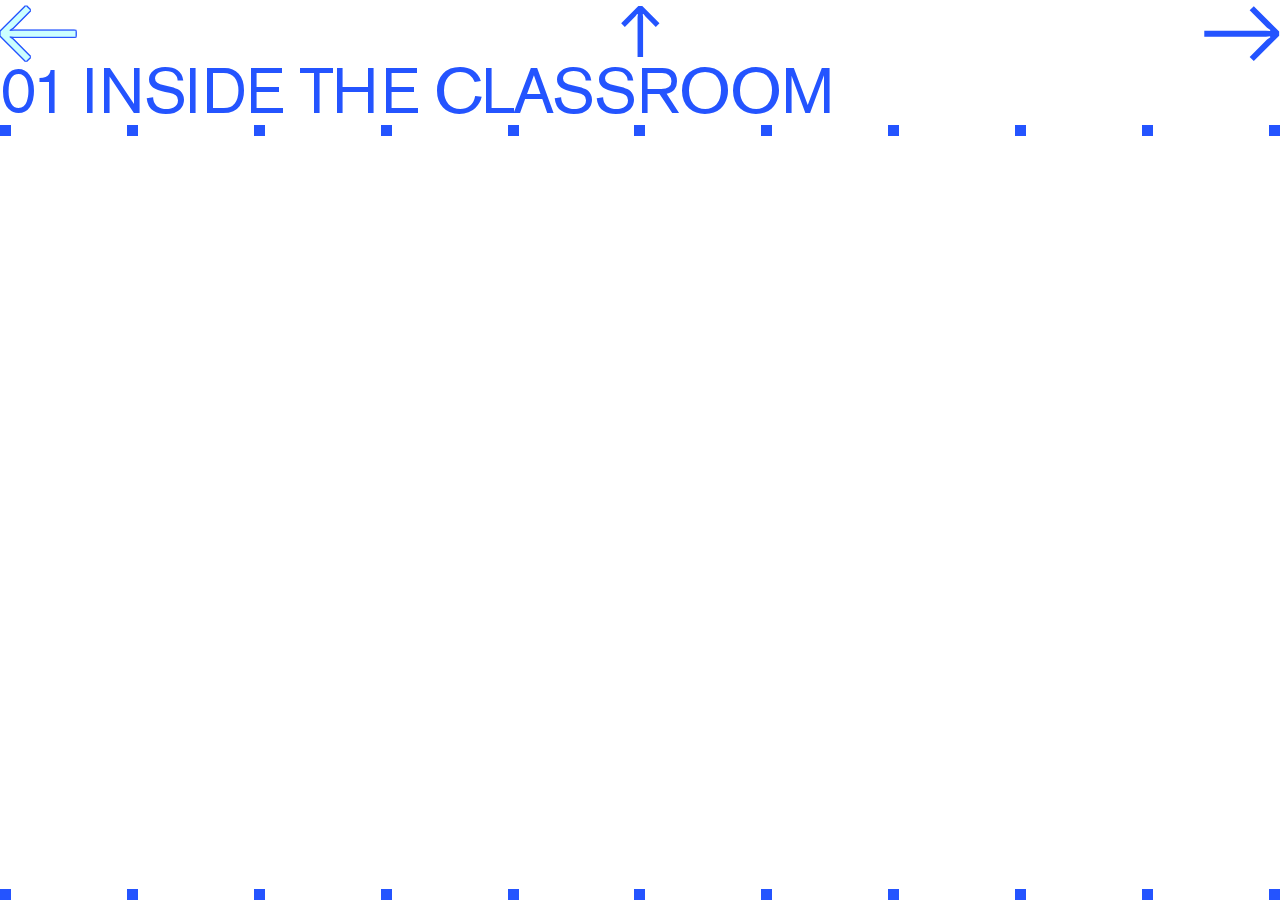
<file: All_Projects/Project 3_GD MFA HOMESPACE/01-classroom.html>
<!DOCTYPE html>
<html lang="en">
<head>
    <meta charset="UTF-8">
    <meta name="viewport" content="width=device-width, initial-scale=1.0">
    <title>01 CLASSROOM</title>
    <link rel="stylesheet" href="styles.css">
   
</head>
<body>
    

    <div class = "arrow-navigation blue-text">
        <a href="index.html">
            <div class = "arrow-left">
                ←
            </div>
        </a>
        <a href="index.html">
            <div class = "arrow-top">
                ↑
            </div>
        </a>
        <a href="02-gpd-office.html">
            <div class = "arrow-right">
                →
            </div>
        </a>
    </div>
    
    <div class = "headline">
        <p class="akz pt64 blue-text">
            01 INSIDE THE CLASSROOM
        </p>
    </div>

    <div class = "columns">
        <div class = "single-block"></div>
        <div class = "single-block"></div>
        <div class = "single-block"></div>
        <div class = "single-block"></div>
        <div class = "single-block"></div>
        <div class = "single-block"></div>
        <div class = "single-block"></div>
        <div class = "single-block"></div>
        <div class = "single-block"></div>
        <div class = "single-block"></div>
        <div class = "single-block"></div>
    </div>
    <div class = "columns bottom">
        <div class = "single-block"></div>
        <div class = "single-block"></div>
        <div class = "single-block"></div>
        <div class = "single-block"></div>
        <div class = "single-block"></div>
        <div class = "single-block"></div>
        <div class = "single-block"></div>
        <div class = "single-block"></div>
        <div class = "single-block"></div>
        <div class = "single-block"></div>
        <div class = "single-block"></div>
    </div>
    <script src="script.js"></script>
</body>
</html>
</file>
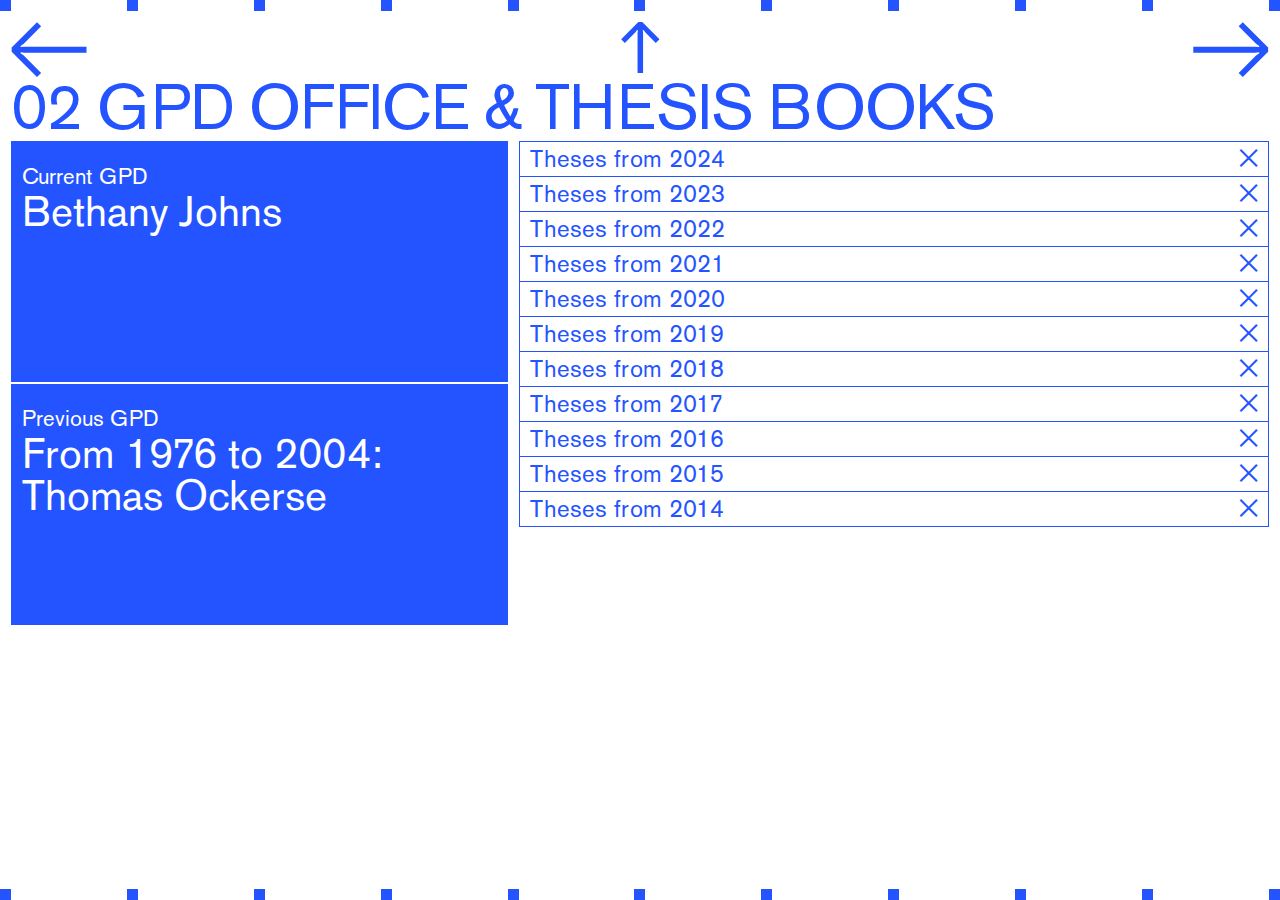
<file: All_Projects/Project 3_GD MFA HOMESPACE/02-gpd-office.html>
<!DOCTYPE html>
<html lang="en">
<head>
    <meta charset="UTF-8">
    <meta name="viewport" content="width=device-width, initial-scale=1.0">
    <title>02 GPD OFFICE</title>
    <link rel="stylesheet" href="styles.css">
   
</head>
<body>
    <div class = "columns">
        <div class = "single-block"></div>
        <div class = "single-block"></div>
        <div class = "single-block"></div>
        <div class = "single-block"></div>
        <div class = "single-block"></div>
        <div class = "single-block"></div>
        <div class = "single-block"></div>
        <div class = "single-block"></div>
        <div class = "single-block"></div>
        <div class = "single-block"></div>
        <div class = "single-block"></div>
    </div>
<div class="side-padding-wrapper">
    <div class = "arrow-navigation blue-text">
        <a href="01-classroom.html">
            <div class = "arrow-left">
                ←
            </div>
        </a>
        <a href="index.html">
            <div class = "arrow-top">
                ↑
            </div>
        </a>
        <a href="03-assistant-office.html">
            <div class = "arrow-right">
                →
            </div>
        </a>
    </div>
    <div class = "headline">
        <p class="akz pt64 blue-text">
            02 GPD OFFICE & THESIS BOOKS
        </p>
    </div>

    
    <div class = "ten-column-grid">

    <div class = "gpd-wrapper">
        <div class = "gpd-layout">
            <h2>Current GPD</h2>
            <h1>Bethany Johns </h1>
        </div>
        <div class = "gpd-layout">
            <h2>Previous GPD</h2>
            <h1>  From 1976 to 2004: Thomas Ockerse </h1>
        </div>
    </div>
    <div class = "thesis-book-wrapper">
       <div class = "thesis-single-year" id = "theses2024"> 
        <div class="thesis-uncollapse-tag">
        <h1>Theses from 2024</h1>
        <h1 class = delete-button>⨉ </h1>
        </div>
        <div class = "thesis-collapse">
                        <p class="pdf"><a href="https://digitalcommons.risd.edu/cgi/viewcontent.cgi?article=2317&amp;context=masterstheses" target="_blank" title="Download PDF of ASILI (84.8&nbsp;MB)" aria-label="Download PDF of ASILI (84.8&nbsp;MB)" >PDF</a></p>

            <p class="article-listing"><a href="https://digitalcommons.risd.edu/masterstheses/1295" target="_blank">ASILI</a>, Husna Abubakar</p>
            
                <p class="pdf"><a href="https://digitalcommons.risd.edu/cgi/viewcontent.cgi?article=2326&amp;context=masterstheses" target="_blank" title="Download PDF of Graphic Desire (43.4&nbsp;MB)" aria-label="Download PDF of Graphic Desire (43.4&nbsp;MB)" >PDF</a></p>
            <!-- FILE: /srv/sequoia/main/data/assets/site/ir_pagination_item.inc --><p class="article-listing"><a href="https://digitalcommons.risd.edu/masterstheses/1302" target="_blank">Graphic Desire</a>, Michelle Belgrod</p>
            <!-- FILE: /srv/sequoia/main/data/assets/site/ir_pagination_year.inc (cont) -->
            <!-- FILE: /srv/sequoia/main/data/assets/site/ir_download_link.inc -->
            <!-- FILE: /srv/sequoia/main/data/assets/site/ir_pagination_year.inc (cont) -->
                <p class="pdf"><a href="https://digitalcommons.risd.edu/cgi/viewcontent.cgi?article=2325&amp;context=masterstheses" target="_blank" title="Download PDF of Never Real Historians (62.3&nbsp;MB)" aria-label="Download PDF of Never Real Historians (62.3&nbsp;MB)" >PDF</a></p>
            <!-- FILE: /srv/sequoia/main/data/assets/site/ir_pagination_item.inc --><p class="article-listing"><a href="https://digitalcommons.risd.edu/masterstheses/1303" target="_blank">Never Real Historians</a>, Emily Bluedorn</p>
            <!-- FILE: /srv/sequoia/main/data/assets/site/ir_pagination_year.inc (cont) -->
            <!-- FILE: /srv/sequoia/main/data/assets/site/ir_download_link.inc -->
            <!-- FILE: /srv/sequoia/main/data/assets/site/ir_pagination_year.inc (cont) -->
                <p class="pdf"><a href="https://digitalcommons.risd.edu/cgi/viewcontent.cgi?article=2323&amp;context=masterstheses" target="_blank" title="Download PDF of On the Impulse to Notate (260.5&nbsp;MB)" aria-label="Download PDF of On the Impulse to Notate (260.5&nbsp;MB)" >PDF</a></p>
            <!-- FILE: /srv/sequoia/main/data/assets/site/ir_pagination_item.inc --><p class="article-listing"><a href="https://digitalcommons.risd.edu/masterstheses/1290" target="_blank" >On the Impulse to Notate</a>, Lydia Chodosh</p>
            <!-- FILE: /srv/sequoia/main/data/assets/site/ir_pagination_year.inc (cont) -->
            <!-- FILE: /srv/sequoia/main/data/assets/site/ir_download_link.inc -->
            <!-- FILE: /srv/sequoia/main/data/assets/site/ir_pagination_year.inc (cont) -->
                <p class="pdf"><a href="https://digitalcommons.risd.edu/cgi/viewcontent.cgi?article=2320&amp;context=masterstheses" target="_blank" title="Download PDF of This Is For You: A handbook for design students (36.5&nbsp;MB)" aria-label="Download PDF of This Is For You: A handbook for design students (36.5&nbsp;MB)" >PDF</a></p>
            <!-- FILE: /srv/sequoia/main/data/assets/site/ir_pagination_item.inc --><p class="article-listing"><a href="https://digitalcommons.risd.edu/masterstheses/1241" target="_blank">This Is For You: A handbook for design students</a>, Gabriel Drozdov</p>
            <!-- FILE: /srv/sequoia/main/data/assets/site/ir_pagination_year.inc (cont) -->
            <!-- FILE: /srv/sequoia/main/data/assets/site/ir_download_link.inc -->
            <!-- FILE: /srv/sequoia/main/data/assets/site/ir_pagination_year.inc (cont) -->
                <p class="pdf"><a href="https://digitalcommons.risd.edu/cgi/viewcontent.cgi?article=2319&amp;context=masterstheses" target="_blank" title="Download PDF of Soft Procedures (262.4&nbsp;MB)" aria-label="Download PDF of Soft Procedures (262.4&nbsp;MB)" >PDF</a></p>
            <!-- FILE: /srv/sequoia/main/data/assets/site/ir_pagination_item.inc --><p class="article-listing"><a href="https://digitalcommons.risd.edu/masterstheses/1293" target="_blank">Soft Procedures</a>, Alec Figuracion</p>
            <!-- FILE: /srv/sequoia/main/data/assets/site/ir_pagination_year.inc (cont) -->
            <!-- FILE: /srv/sequoia/main/data/assets/site/ir_download_link.inc -->
            <!-- FILE: /srv/sequoia/main/data/assets/site/ir_pagination_year.inc (cont) -->
                <p class="pdf"><a href="https://digitalcommons.risd.edu/cgi/viewcontent.cgi?article=2321&amp;context=masterstheses" target="_blank" title="Download PDF of Endless Form (68.8&nbsp;MB)" aria-label="Download PDF of Endless Form (68.8&nbsp;MB)" >PDF</a></p>
            <!-- FILE: /srv/sequoia/main/data/assets/site/ir_pagination_item.inc --><p class="article-listing"><a href="https://digitalcommons.risd.edu/masterstheses/1292" target="_blank">Endless Form</a>, Kaela Kennedy</p>
            <!-- FILE: /srv/sequoia/main/data/assets/site/ir_pagination_year.inc (cont) -->
            <!-- FILE: /srv/sequoia/main/data/assets/site/ir_download_link.inc -->
            <!-- FILE: /srv/sequoia/main/data/assets/site/ir_pagination_year.inc (cont) -->
                <p class="pdf"><a href="https://digitalcommons.risd.edu/cgi/viewcontent.cgi?article=2324&amp;context=masterstheses" target="_blank" title="Download PDF of Graphic Warmline (232.3&nbsp;MB)" aria-label="Download PDF of Graphic Warmline (232.3&nbsp;MB)" >PDF</a></p>
            <!-- FILE: /srv/sequoia/main/data/assets/site/ir_pagination_item.inc --><p class="article-listing"><a href="https://digitalcommons.risd.edu/masterstheses/1268" target="_blank">Graphic Warmline</a>, Soo Min Lee</p>
            <!-- FILE: /srv/sequoia/main/data/assets/site/ir_pagination_year.inc (cont) -->
            <!-- FILE: /srv/sequoia/main/data/assets/site/ir_download_link.inc -->
            <!-- FILE: /srv/sequoia/main/data/assets/site/ir_pagination_year.inc (cont) -->
                <p class="pdf"><a href="https://digitalcommons.risd.edu/cgi/viewcontent.cgi?article=2314&amp;context=masterstheses" target="_blank" title="Download PDF of Here—There (6.0&nbsp;MB)" aria-label="Download PDF of Here—There (6.0&nbsp;MB)" >PDF</a></p>
            <!-- FILE: /srv/sequoia/main/data/assets/site/ir_pagination_item.inc --><p class="article-listing"><a href="https://digitalcommons.risd.edu/masterstheses/1289" target="_blank">Here—There</a>, Glikeriya Shotanova</p>
            <!-- FILE: /srv/sequoia/main/data/assets/site/ir_pagination_year.inc (cont) -->
            <!-- FILE: /srv/sequoia/main/data/assets/site/ir_download_link.inc -->
            <!-- FILE: /srv/sequoia/main/data/assets/site/ir_pagination_year.inc (cont) -->
                <p class="pdf"><a href="https://digitalcommons.risd.edu/cgi/viewcontent.cgi?article=2315&amp;context=masterstheses" target="_blank" title="Download PDF of Variations on Noise (46.1&nbsp;MB)" aria-label="Download PDF of Variations on Noise (46.1&nbsp;MB)" >PDF</a></p>
            <!-- FILE: /srv/sequoia/main/data/assets/site/ir_pagination_item.inc --><p class="article-listing"><a href="https://digitalcommons.risd.edu/masterstheses/1296" target="_blank">Variations on Noise</a>, Clinton Van Arnam</p>
            <!-- FILE: /srv/sequoia/main/data/assets/site/ir_pagination_year.inc (cont) -->
            <!-- FILE: /srv/sequoia/main/data/assets/site/ir_download_link.inc -->
            <!-- FILE: /srv/sequoia/main/data/assets/site/ir_pagination_year.inc (cont) -->
                <p class="pdf"><a href="https://digitalcommons.risd.edu/cgi/viewcontent.cgi?article=2322&amp;context=masterstheses" target="_blank" title="Download PDF of Life of Things, Things of Life (170.8&nbsp;MB)" aria-label="Download PDF of Life of Things, Things of Life (170.8&nbsp;MB)" >PDF</a></p>
            <!-- FILE: /srv/sequoia/main/data/assets/site/ir_pagination_item.inc --><p class="article-listing"><a href="https://digitalcommons.risd.edu/masterstheses/1291" target="_blank">Life of Things, Things of Life</a>, Shiyue Wang</p>
            <!-- FILE: /srv/sequoia/main/data/assets/site/ir_pagination_year.inc (cont) -->
            <!-- FILE: /srv/sequoia/main/data/assets/site/ir_download_link.inc -->
            <!-- FILE: /srv/sequoia/main/data/assets/site/ir_pagination_year.inc (cont) -->
                <p class="pdf"><a href="https://digitalcommons.risd.edu/cgi/viewcontent.cgi?article=2318&amp;context=masterstheses" target="_blank" title="Download PDF of surface tension (297.1&nbsp;MB)" aria-label="Download PDF of surface tension (297.1&nbsp;MB)" >PDF</a></p>
            <!-- FILE: /srv/sequoia/main/data/assets/site/ir_pagination_item.inc --><p class="article-listing"><a href="https://digitalcommons.risd.edu/masterstheses/1294" target="_blank">surface tension</a>, Berett Wilber</p>
            <!-- FILE: /srv/sequoia/main/data/assets/site/ir_pagination_year.inc (cont) -->
            <!-- FILE: /srv/sequoia/main/data/assets/site/ir_download_link.inc -->
            <!-- FILE: /srv/sequoia/main/data/assets/site/ir_pagination_year.inc (cont) -->
                <p class="pdf"><a href="https://digitalcommons.risd.edu/cgi/viewcontent.cgi?article=2316&amp;context=masterstheses" target="_blank" title="Download PDF of Perform—Produce (49.3&nbsp;MB)" aria-label="Download PDF of Perform—Produce (49.3&nbsp;MB)" >PDF</a></p>
            <!-- FILE: /srv/sequoia/main/data/assets/site/ir_pagination_item.inc --><p class="article-listing"><a href="https://digitalcommons.risd.edu/masterstheses/1297" target="_blank">Perform—Produce</a>, Rebecca Wilkinson</p>
            <!-- FILE: /srv/sequoia/main/data/assets/site/ir_pagination_year.inc (cont) -->
        </div>
       </div>
       
       <div class = "thesis-single-year" id = "theses2023"> 
        <div class="thesis-uncollapse-tag">
        <h1>Theses from 2023</h1>
        <h1 class = delete-button>⨉ </h1>
        </div>
        <div class = "thesis-collapse">
            <p class="pdf"><a href="https://digitalcommons.risd.edu/cgi/viewcontent.cgi?article=1992&amp;context=masterstheses" target="_blank" title="Download PDF of Making Then Meaning (324.7&nbsp;MB)" aria-label="Download PDF of Making Then Meaning (324.7&nbsp;MB)" >PDF</a></p>
            <!-- FILE: /srv/sequoia/main/data/assets/site/ir_pagination_item.inc --><p class="article-listing"><a href="https://digitalcommons.risd.edu/masterstheses/991" >Making Then Meaning</a>, Ben Denzer</p>
            <!-- FILE: /srv/sequoia/main/data/assets/site/ir_pagination_year.inc (cont) -->
            <!-- FILE: /srv/sequoia/main/data/assets/site/ir_download_link.inc -->
            <!-- FILE: /srv/sequoia/main/data/assets/site/ir_pagination_year.inc (cont) -->
                <p class="pdf"><a href="https://digitalcommons.risd.edu/cgi/viewcontent.cgi?article=2150&amp;context=masterstheses" target="_blank" title="Download PDF of Form Follows Feeling Follows Form (105.2&nbsp;MB)" aria-label="Download PDF of Form Follows Feeling Follows Form (105.2&nbsp;MB)" >PDF</a></p>
            <!-- FILE: /srv/sequoia/main/data/assets/site/ir_pagination_item.inc --><p class="article-listing"><a href="https://digitalcommons.risd.edu/masterstheses/1081" >Form Follows Feeling Follows Form</a>, Harshal Duddalwar</p>
            <!-- FILE: /srv/sequoia/main/data/assets/site/ir_pagination_year.inc (cont) -->
            <!-- FILE: /srv/sequoia/main/data/assets/site/ir_download_link.inc -->
            <!-- FILE: /srv/sequoia/main/data/assets/site/ir_pagination_year.inc (cont) -->
                <p class="pdf"><a href="https://digitalcommons.risd.edu/cgi/viewcontent.cgi?article=2153&amp;context=masterstheses" target="_blank" title="Download PDF of Making time: Gentle invitations for radical slowness (474.5&nbsp;MB)" aria-label="Download PDF of Making time: Gentle invitations for radical slowness (474.5&nbsp;MB)" >PDF</a></p>
            <!-- FILE: /srv/sequoia/main/data/assets/site/ir_pagination_item.inc --><p class="article-listing"><a href="https://digitalcommons.risd.edu/masterstheses/1083" >Making time: Gentle invitations for radical slowness</a>, Lian Fumerton-Liu</p>
            <!-- FILE: /srv/sequoia/main/data/assets/site/ir_pagination_year.inc (cont) -->
            <!-- FILE: /srv/sequoia/main/data/assets/site/ir_download_link.inc -->
            <!-- FILE: /srv/sequoia/main/data/assets/site/ir_pagination_year.inc (cont) -->
                <p class="pdf"><a href="https://digitalcommons.risd.edu/cgi/viewcontent.cgi?article=2168&amp;context=masterstheses" target="_blank" title="Download PDF of Superbland (196.8&nbsp;MB)" aria-label="Download PDF of Superbland (196.8&nbsp;MB)" >PDF</a></p>
            <!-- FILE: /srv/sequoia/main/data/assets/site/ir_pagination_item.inc --><p class="article-listing"><a href="https://digitalcommons.risd.edu/masterstheses/1097" >Superbland</a>, Dougal Henken</p>
            <!-- FILE: /srv/sequoia/main/data/assets/site/ir_pagination_year.inc (cont) -->
            <!-- FILE: /srv/sequoia/main/data/assets/site/ir_download_link.inc -->
            <!-- FILE: /srv/sequoia/main/data/assets/site/ir_pagination_year.inc (cont) -->
                <p class="pdf"><a href="https://digitalcommons.risd.edu/cgi/viewcontent.cgi?article=2163&amp;context=masterstheses" target="_blank" title="Download PDF of Crossover Logics (51.4&nbsp;MB)" aria-label="Download PDF of Crossover Logics (51.4&nbsp;MB)" >PDF</a></p>
            <!-- FILE: /srv/sequoia/main/data/assets/site/ir_pagination_item.inc --><p class="article-listing"><a href="https://digitalcommons.risd.edu/masterstheses/1092" >Crossover Logics</a>, Serena Ho</p>
            <!-- FILE: /srv/sequoia/main/data/assets/site/ir_pagination_year.inc (cont) -->
            <!-- FILE: /srv/sequoia/main/data/assets/site/ir_download_link.inc -->
            <!-- FILE: /srv/sequoia/main/data/assets/site/ir_pagination_year.inc (cont) -->
                <p class="pdf"><a href="https://digitalcommons.risd.edu/cgi/viewcontent.cgi?article=2162&amp;context=masterstheses" target="_blank" title="Download PDF of Connective Movements (73.2&nbsp;MB)" aria-label="Download PDF of Connective Movements (73.2&nbsp;MB)" >PDF</a></p>
            <!-- FILE: /srv/sequoia/main/data/assets/site/ir_pagination_item.inc --><p class="article-listing"><a href="https://digitalcommons.risd.edu/masterstheses/1089" >Connective Movements</a>, Ian Keliher</p>
            <!-- FILE: /srv/sequoia/main/data/assets/site/ir_pagination_year.inc (cont) -->
            <!-- FILE: /srv/sequoia/main/data/assets/site/ir_download_link.inc -->
            <!-- FILE: /srv/sequoia/main/data/assets/site/ir_pagination_year.inc (cont) -->
                <p class="pdf"><a href="https://digitalcommons.risd.edu/cgi/viewcontent.cgi?article=2170&amp;context=masterstheses" target="_blank" title="Download PDF of Invisible Systems (110.7&nbsp;MB)" aria-label="Download PDF of Invisible Systems (110.7&nbsp;MB)" >PDF</a></p>
            <!-- FILE: /srv/sequoia/main/data/assets/site/ir_pagination_item.inc --><p class="article-listing"><a href="https://digitalcommons.risd.edu/masterstheses/1107" >Invisible Systems</a>, Mina Kim</p>
            <!-- FILE: /srv/sequoia/main/data/assets/site/ir_pagination_year.inc (cont) -->
            <!-- FILE: /srv/sequoia/main/data/assets/site/ir_download_link.inc -->
            <!-- FILE: /srv/sequoia/main/data/assets/site/ir_pagination_year.inc (cont) -->
                <p class="pdf"><a href="https://digitalcommons.risd.edu/cgi/viewcontent.cgi?article=2124&amp;context=masterstheses" target="_blank" title="Download PDF of Press Play (319.8&nbsp;MB)" aria-label="Download PDF of Press Play (319.8&nbsp;MB)" >PDF</a></p>
            <!-- FILE: /srv/sequoia/main/data/assets/site/ir_pagination_item.inc --><p class="article-listing"><a href="https://digitalcommons.risd.edu/masterstheses/1063" >Press Play</a>, Karan Kumar</p>
            <!-- FILE: /srv/sequoia/main/data/assets/site/ir_pagination_year.inc (cont) -->
            <!-- FILE: /srv/sequoia/main/data/assets/site/ir_download_link.inc -->
            <!-- FILE: /srv/sequoia/main/data/assets/site/ir_pagination_year.inc (cont) -->
                <p class="pdf"><a href="https://digitalcommons.risd.edu/cgi/viewcontent.cgi?article=2165&amp;context=masterstheses" target="_blank" title="Download PDF of Searching for New Landscapes (95.0&nbsp;MB)" aria-label="Download PDF of Searching for New Landscapes (95.0&nbsp;MB)" >PDF</a></p>
            <!-- FILE: /srv/sequoia/main/data/assets/site/ir_pagination_item.inc --><p class="article-listing"><a href="https://digitalcommons.risd.edu/masterstheses/1094" >Searching for New Landscapes</a>, Halim Lee</p>
            <!-- FILE: /srv/sequoia/main/data/assets/site/ir_pagination_year.inc (cont) -->
            <!-- FILE: /srv/sequoia/main/data/assets/site/ir_download_link.inc -->
            <!-- FILE: /srv/sequoia/main/data/assets/site/ir_pagination_year.inc (cont) -->
                <p class="pdf"><a href="https://digitalcommons.risd.edu/cgi/viewcontent.cgi?article=2143&amp;context=masterstheses" target="_blank" title="Download PDF of Moving at the Speed of Trust (462.7&nbsp;MB)" aria-label="Download PDF of Moving at the Speed of Trust (462.7&nbsp;MB)" >PDF</a></p>
            <!-- FILE: /srv/sequoia/main/data/assets/site/ir_pagination_item.inc --><p class="article-listing"><a href="https://digitalcommons.risd.edu/masterstheses/1077" >Moving at the Speed of Trust</a>, Sun Ho Lee</p>
            <!-- FILE: /srv/sequoia/main/data/assets/site/ir_pagination_year.inc (cont) -->
            <!-- FILE: /srv/sequoia/main/data/assets/site/ir_download_link.inc -->
            <!-- FILE: /srv/sequoia/main/data/assets/site/ir_pagination_year.inc (cont) -->
                <p class="pdf"><a href="https://digitalcommons.risd.edu/cgi/viewcontent.cgi?article=2086&amp;context=masterstheses" target="_blank" title="Download PDF of Access in Ambiguity (577.8&nbsp;MB)" aria-label="Download PDF of Access in Ambiguity (577.8&nbsp;MB)" >PDF</a></p>
            <!-- FILE: /srv/sequoia/main/data/assets/site/ir_pagination_item.inc --><p class="article-listing"><a href="https://digitalcommons.risd.edu/masterstheses/1009" >Access in Ambiguity</a>, Moritz Lónyay</p>
            <!-- FILE: /srv/sequoia/main/data/assets/site/ir_pagination_year.inc (cont) -->
            <!-- FILE: /srv/sequoia/main/data/assets/site/ir_download_link.inc -->
            <!-- FILE: /srv/sequoia/main/data/assets/site/ir_pagination_year.inc (cont) -->
                <p class="pdf"><a href="https://digitalcommons.risd.edu/cgi/viewcontent.cgi?article=2075&amp;context=masterstheses" target="_blank" title="Download PDF of Infinitely Incredible Configurations (122.7&nbsp;MB)" aria-label="Download PDF of Infinitely Incredible Configurations (122.7&nbsp;MB)" >PDF</a></p>
            <!-- FILE: /srv/sequoia/main/data/assets/site/ir_pagination_item.inc --><p class="article-listing"><a href="https://digitalcommons.risd.edu/masterstheses/1000" >Infinitely Incredible Configurations</a>, Jenni Oughton</p>
            <!-- FILE: /srv/sequoia/main/data/assets/site/ir_pagination_year.inc (cont) -->
            <!-- FILE: /srv/sequoia/main/data/assets/site/ir_download_link.inc -->
            <!-- FILE: /srv/sequoia/main/data/assets/site/ir_pagination_year.inc (cont) -->
                <p class="pdf"><a href="https://digitalcommons.risd.edu/cgi/viewcontent.cgi?article=2152&amp;context=masterstheses" target="_blank" title="Download PDF of Virtual Fantasy (89.1&nbsp;MB)" aria-label="Download PDF of Virtual Fantasy (89.1&nbsp;MB)" >PDF</a></p>
            <!-- FILE: /srv/sequoia/main/data/assets/site/ir_pagination_item.inc --><p class="article-listing"><a href="https://digitalcommons.risd.edu/masterstheses/1082" >Virtual Fantasy</a>, Joey Petrillo</p>
            <!-- FILE: /srv/sequoia/main/data/assets/site/ir_pagination_year.inc (cont) -->
            <!-- FILE: /srv/sequoia/main/data/assets/site/ir_download_link.inc -->
            <!-- FILE: /srv/sequoia/main/data/assets/site/ir_pagination_year.inc (cont) -->
                <p class="pdf"><a href="https://digitalcommons.risd.edu/cgi/viewcontent.cgi?article=2155&amp;context=masterstheses" target="_blank" title="Download PDF of Surfacing: a (loose) manual on unlayering / stuff-making and hypervisibility (284.3&nbsp;MB)" aria-label="Download PDF of Surfacing: a (loose) manual on unlayering / stuff-making and hypervisibility (284.3&nbsp;MB)" >PDF</a></p>
            <!-- FILE: /srv/sequoia/main/data/assets/site/ir_pagination_item.inc --><p class="article-listing"><a href="https://digitalcommons.risd.edu/masterstheses/1086" >Surfacing: a (loose) manual on unlayering / stuff-making and hypervisibility</a>, Zoë Pulley</p>
            <!-- FILE: /srv/sequoia/main/data/assets/site/ir_pagination_year.inc (cont) -->
            <!-- FILE: /srv/sequoia/main/data/assets/site/ir_download_link.inc -->
            <!-- FILE: /srv/sequoia/main/data/assets/site/ir_pagination_year.inc (cont) -->
                <p class="pdf"><a href="https://digitalcommons.risd.edu/cgi/viewcontent.cgi?article=2161&amp;context=masterstheses" target="_blank" title="Download PDF of OtherWorldly Gestures (45.4&nbsp;MB)" aria-label="Download PDF of OtherWorldly Gestures (45.4&nbsp;MB)" >PDF</a></p>
            <!-- FILE: /srv/sequoia/main/data/assets/site/ir_pagination_item.inc --><p class="article-listing"><a href="https://digitalcommons.risd.edu/masterstheses/1088" >OtherWorldly Gestures</a>, Sadia Quddus</p>
            <!-- FILE: /srv/sequoia/main/data/assets/site/ir_pagination_year.inc (cont) -->
            <!-- FILE: /srv/sequoia/main/data/assets/site/ir_download_link.inc -->
            <!-- FILE: /srv/sequoia/main/data/assets/site/ir_pagination_year.inc (cont) -->
                <p class="pdf"><a href="https://digitalcommons.risd.edu/cgi/viewcontent.cgi?article=2167&amp;context=masterstheses" target="_blank" title="Download PDF of Input / Output (188.9&nbsp;MB)" aria-label="Download PDF of Input / Output (188.9&nbsp;MB)" >PDF</a></p>
            <!-- FILE: /srv/sequoia/main/data/assets/site/ir_pagination_item.inc --><p class="article-listing"><a href="https://digitalcommons.risd.edu/masterstheses/1096" >Input / Output</a>, Zach Scheinfeld</p>
            <!-- FILE: /srv/sequoia/main/data/assets/site/ir_pagination_year.inc (cont) -->
            <!-- FILE: /srv/sequoia/main/data/assets/site/ir_download_link.inc -->
            <!-- FILE: /srv/sequoia/main/data/assets/site/ir_pagination_year.inc (cont) -->
                <p class="pdf"><a href="https://digitalcommons.risd.edu/cgi/viewcontent.cgi?article=2088&amp;context=masterstheses" target="_blank" title="Download PDF of Particular Proceedings (660.3&nbsp;MB)" aria-label="Download PDF of Particular Proceedings (660.3&nbsp;MB)" >PDF</a></p>
            <!-- FILE: /srv/sequoia/main/data/assets/site/ir_pagination_item.inc --><p class="article-listing"><a href="https://digitalcommons.risd.edu/masterstheses/1002" >Particular Proceedings</a>, Ingrid Schmaedecke</p>
            <!-- FILE: /srv/sequoia/main/data/assets/site/ir_pagination_year.inc (cont) -->
            <!-- FILE: /srv/sequoia/main/data/assets/site/ir_download_link.inc -->
            <!-- FILE: /srv/sequoia/main/data/assets/site/ir_pagination_year.inc (cont) -->
                <p class="pdf"><a href="https://digitalcommons.risd.edu/cgi/viewcontent.cgi?article=2157&amp;context=masterstheses" target="_blank" title="Download PDF of Writ In Water (407.7&nbsp;MB)" aria-label="Download PDF of Writ In Water (407.7&nbsp;MB)" >PDF</a></p>
            <!-- FILE: /srv/sequoia/main/data/assets/site/ir_pagination_item.inc --><p class="article-listing"><a href="https://digitalcommons.risd.edu/masterstheses/1087" >Writ In Water</a>, Jack Tufts</p>
        </div>
       </div>

       <div class = "thesis-single-year" id = "theses2022"> 
        <div class="thesis-uncollapse-tag">
        <h1>Theses from 2022</h1>
        <h1 class = delete-button>⨉ </h1>
        </div>
        <div class = "thesis-collapse">
            <p class="pdf"><a href="https://digitalcommons.risd.edu/cgi/viewcontent.cgi?article=1826&amp;context=masterstheses" target="_blank" title="Download PDF of Ports of entry (77.2&nbsp;MB)" aria-label="Download PDF of Ports of entry (77.2&nbsp;MB)" >PDF</a></p>
            <!-- FILE: /srv/sequoia/main/data/assets/site/ir_pagination_item.inc --><p class="article-listing"><a href="https://digitalcommons.risd.edu/masterstheses/826" >Ports of entry</a>, Forough Abadian</p>
            <!-- FILE: /srv/sequoia/main/data/assets/site/ir_pagination_year.inc (cont) -->
            <!-- FILE: /srv/sequoia/main/data/assets/site/ir_download_link.inc -->
            <!-- FILE: /srv/sequoia/main/data/assets/site/ir_pagination_year.inc (cont) -->
                <p class="pdf"><a href="https://digitalcommons.risd.edu/cgi/viewcontent.cgi?article=1828&amp;context=masterstheses" target="_blank" title="Download PDF of Capture, control, circulate : can we queer regulatory power in Graphic Design? (68.3&nbsp;MB)" aria-label="Download PDF of Capture, control, circulate : can we queer regulatory power in Graphic Design? (68.3&nbsp;MB)" >PDF</a></p>
            <!-- FILE: /srv/sequoia/main/data/assets/site/ir_pagination_item.inc --><p class="article-listing"><a href="https://digitalcommons.risd.edu/masterstheses/828" >Capture, control, circulate : can we queer regulatory power in Graphic Design?</a>, Adie Fein</p>
            <!-- FILE: /srv/sequoia/main/data/assets/site/ir_pagination_year.inc (cont) -->
            <!-- FILE: /srv/sequoia/main/data/assets/site/ir_download_link.inc -->
            <!-- FILE: /srv/sequoia/main/data/assets/site/ir_pagination_year.inc (cont) -->
                <p class="pdf"><a href="https://digitalcommons.risd.edu/cgi/viewcontent.cgi?article=1829&amp;context=masterstheses" target="_blank" title="Download PDF of Alien Encyclopedia (57.7&nbsp;MB)" aria-label="Download PDF of Alien Encyclopedia (57.7&nbsp;MB)" >PDF</a></p>
            <!-- FILE: /srv/sequoia/main/data/assets/site/ir_pagination_item.inc --><p class="article-listing"><a href="https://digitalcommons.risd.edu/masterstheses/829" >Alien Encyclopedia</a>, Zengqi Guo</p>
            <!-- FILE: /srv/sequoia/main/data/assets/site/ir_pagination_year.inc (cont) -->
            <!-- FILE: /srv/sequoia/main/data/assets/site/ir_download_link.inc -->
            <!-- FILE: /srv/sequoia/main/data/assets/site/ir_pagination_year.inc (cont) -->
                <p class="pdf"><a href="https://digitalcommons.risd.edu/cgi/viewcontent.cgi?article=1830&amp;context=masterstheses" target="_blank" title="Download PDF of Re-order the order of thing (11.6&nbsp;MB)" aria-label="Download PDF of Re-order the order of thing (11.6&nbsp;MB)" >PDF</a></p>
            <!-- FILE: /srv/sequoia/main/data/assets/site/ir_pagination_item.inc --><p class="article-listing"><a href="https://digitalcommons.risd.edu/masterstheses/830" >Re-order the order of thing</a>, Yingxi Sabrina Ji</p>
            <!-- FILE: /srv/sequoia/main/data/assets/site/ir_pagination_year.inc (cont) -->
            <!-- FILE: /srv/sequoia/main/data/assets/site/ir_download_link.inc -->
            <!-- FILE: /srv/sequoia/main/data/assets/site/ir_pagination_year.inc (cont) -->
                <p class="pdf"><a href="https://digitalcommons.risd.edu/cgi/viewcontent.cgi?article=1831&amp;context=masterstheses" target="_blank" title="Download PDF of Openness (21.4&nbsp;MB)" aria-label="Download PDF of Openness (21.4&nbsp;MB)" >PDF</a></p>
            <!-- FILE: /srv/sequoia/main/data/assets/site/ir_pagination_item.inc --><p class="article-listing"><a href="https://digitalcommons.risd.edu/masterstheses/831" >Openness</a>, Qiwen Ju</p>
            <!-- FILE: /srv/sequoia/main/data/assets/site/ir_pagination_year.inc (cont) -->
            <!-- FILE: /srv/sequoia/main/data/assets/site/ir_download_link.inc -->
            <!-- FILE: /srv/sequoia/main/data/assets/site/ir_pagination_year.inc (cont) -->
                <p class="pdf"><a href="https://digitalcommons.risd.edu/cgi/viewcontent.cgi?article=1832&amp;context=masterstheses" target="_blank" title="Download PDF of ! (61.6&nbsp;MB)" aria-label="Download PDF of ! (61.6&nbsp;MB)" >PDF</a></p>
            <!-- FILE: /srv/sequoia/main/data/assets/site/ir_pagination_item.inc --><p class="article-listing"><a href="https://digitalcommons.risd.edu/masterstheses/832" >!</a>, Nick Larson</p>
           
                <p class="pdf"><a href="https://digitalcommons.risd.edu/cgi/viewcontent.cgi?article=1833&amp;context=masterstheses" target="_blank" title="Download PDF of Connect: translating complexity through visual simplification (60.2&nbsp;MB)" aria-label="Download PDF of Connect: translating complexity through visual simplification (60.2&nbsp;MB)" >PDF</a></p>
            <!-- FILE: /srv/sequoia/main/data/assets/site/ir_pagination_item.inc --><p class="article-listing"><a href="https://digitalcommons.risd.edu/masterstheses/833" >Connect: translating complexity through visual simplification</a>, Ilhee Park</p>
            <!-- FILE: /srv/sequoia/main/data/assets/site/ir_pagination_year.inc (cont) -->
            <!-- FILE: /srv/sequoia/main/data/assets/site/ir_download_link.inc -->
            <!-- FILE: /srv/sequoia/main/data/assets/site/ir_pagination_year.inc (cont) -->
                <p class="pdf"><a href="https://digitalcommons.risd.edu/cgi/viewcontent.cgi?article=1834&amp;context=masterstheses" target="_blank" title="Download PDF of Other realms (93.4&nbsp;MB)" aria-label="Download PDF of Other realms (93.4&nbsp;MB)" >PDF</a></p>
            <!-- FILE: /srv/sequoia/main/data/assets/site/ir_pagination_item.inc --><p class="article-listing"><a href="https://digitalcommons.risd.edu/masterstheses/834" >Other realms</a>, Louis Rakovich</p>
            <!-- FILE: /srv/sequoia/main/data/assets/site/ir_pagination_year.inc (cont) -->
            <!-- FILE: /srv/sequoia/main/data/assets/site/ir_download_link.inc -->
            <!-- FILE: /srv/sequoia/main/data/assets/site/ir_pagination_year.inc (cont) -->
                <p class="pdf"><a href="https://digitalcommons.risd.edu/cgi/viewcontent.cgi?article=1827&amp;context=masterstheses" target="_blank" title="Download PDF of Slow ruptures; slow formations (61.4&nbsp;MB)" aria-label="Download PDF of Slow ruptures; slow formations (61.4&nbsp;MB)" >PDF</a></p>
            <!-- FILE: /srv/sequoia/main/data/assets/site/ir_pagination_item.inc --><p class="article-listing"><a href="https://digitalcommons.risd.edu/masterstheses/827" >Slow ruptures; slow formations</a>, Asta Thrastardottir</p>
        </div>
        </div>
        <div class = "thesis-single-year" id = "theses2021"> 
            <div class="thesis-uncollapse-tag">
            <h1>Theses from 2021</h1>
            <h1 class = delete-button>⨉ </h1>
            </div>
            <div class = "thesis-collapse">
                <p class="pdf"><a href="https://digitalcommons.risd.edu/cgi/viewcontent.cgi?article=1671&amp;context=masterstheses" target="_blank" title="Download PDF of Open articulations (55.6&nbsp;MB)" aria-label="Download PDF of Open articulations (55.6&nbsp;MB)" >PDF</a></p>
                <!-- FILE: /srv/sequoia/main/data/assets/site/ir_pagination_item.inc --><p class="article-listing"><a href="https://digitalcommons.risd.edu/masterstheses/671" >Open articulations</a>, Matthew Bejtlich</p>
                <!-- FILE: /srv/sequoia/main/data/assets/site/ir_pagination_year.inc (cont) -->
                <!-- FILE: /srv/sequoia/main/data/assets/site/ir_download_link.inc -->
                <!-- FILE: /srv/sequoia/main/data/assets/site/ir_pagination_year.inc (cont) -->
                    <p class="pdf"><a href="https://digitalcommons.risd.edu/cgi/viewcontent.cgi?article=1672&amp;context=masterstheses" target="_blank" title="Download PDF of Paperwork (52.8&nbsp;MB)" aria-label="Download PDF of Paperwork (52.8&nbsp;MB)" >PDF</a></p>
                <!-- FILE: /srv/sequoia/main/data/assets/site/ir_pagination_item.inc --><p class="article-listing"><a href="https://digitalcommons.risd.edu/masterstheses/672" >Paperwork</a>, Romik Bose Mitra</p>
                <!-- FILE: /srv/sequoia/main/data/assets/site/ir_pagination_year.inc (cont) -->
                <!-- FILE: /srv/sequoia/main/data/assets/site/ir_download_link.inc -->
                <!-- FILE: /srv/sequoia/main/data/assets/site/ir_pagination_year.inc (cont) -->
                    <p class="pdf"><a href="https://digitalcommons.risd.edu/cgi/viewcontent.cgi?article=1673&amp;context=masterstheses" target="_blank" title="Download PDF of Community, harana &amp; karaoke: towards a theatrical design (186.4&nbsp;MB)" aria-label="Download PDF of Community, harana &amp; karaoke: towards a theatrical design (186.4&nbsp;MB)" >PDF</a></p>
                <!-- FILE: /srv/sequoia/main/data/assets/site/ir_pagination_item.inc --><p class="article-listing"><a href="https://digitalcommons.risd.edu/masterstheses/673" >Community, harana & karaoke: towards a theatrical design</a>, Ryan Diaz</p>
                <!-- FILE: /srv/sequoia/main/data/assets/site/ir_pagination_year.inc (cont) -->
                <!-- FILE: /srv/sequoia/main/data/assets/site/ir_download_link.inc -->
                <!-- FILE: /srv/sequoia/main/data/assets/site/ir_pagination_year.inc (cont) -->
                    <p class="pdf"><a href="https://digitalcommons.risd.edu/cgi/viewcontent.cgi?article=1670&amp;context=masterstheses" target="_blank" title="Download PDF of Personal positioning system (28.4&nbsp;MB)" aria-label="Download PDF of Personal positioning system (28.4&nbsp;MB)" >PDF</a></p>
                <!-- FILE: /srv/sequoia/main/data/assets/site/ir_pagination_item.inc --><p class="article-listing"><a href="https://digitalcommons.risd.edu/masterstheses/670" >Personal positioning system</a>, Laura Diez de Baldeon</p>
                <!-- FILE: /srv/sequoia/main/data/assets/site/ir_pagination_year.inc (cont) -->
                <!-- FILE: /srv/sequoia/main/data/assets/site/ir_download_link.inc -->
                <!-- FILE: /srv/sequoia/main/data/assets/site/ir_pagination_year.inc (cont) -->
                    <p class="pdf"><a href="https://digitalcommons.risd.edu/cgi/viewcontent.cgi?article=1674&amp;context=masterstheses" target="_blank" title="Download PDF of Parentheses asterisk ellipses (263.5&nbsp;MB)" aria-label="Download PDF of Parentheses asterisk ellipses (263.5&nbsp;MB)" >PDF</a></p>
                <!-- FILE: /srv/sequoia/main/data/assets/site/ir_pagination_item.inc --><p class="article-listing"><a href="https://digitalcommons.risd.edu/masterstheses/674" >Parentheses asterisk ellipses</a>, Everett Epstein</p>
                <!-- FILE: /srv/sequoia/main/data/assets/site/ir_pagination_year.inc (cont) -->
                <!-- FILE: /srv/sequoia/main/data/assets/site/ir_download_link.inc -->
                <!-- FILE: /srv/sequoia/main/data/assets/site/ir_pagination_year.inc (cont) -->
                    <p class="pdf"><a href="https://digitalcommons.risd.edu/cgi/viewcontent.cgi?article=1675&amp;context=masterstheses" target="_blank" title="Download PDF of Refiguring relations (19.9&nbsp;MB)" aria-label="Download PDF of Refiguring relations (19.9&nbsp;MB)" >PDF</a></p>
                <!-- FILE: /srv/sequoia/main/data/assets/site/ir_pagination_item.inc --><p class="article-listing"><a href="https://digitalcommons.risd.edu/masterstheses/675" >Refiguring relations</a>, Daphne Hsu</p>
                <!-- FILE: /srv/sequoia/main/data/assets/site/ir_pagination_year.inc (cont) -->
                <!-- FILE: /srv/sequoia/main/data/assets/site/ir_download_link.inc -->
                <!-- FILE: /srv/sequoia/main/data/assets/site/ir_pagination_year.inc (cont) -->
                    <p class="pdf"><a href="https://digitalcommons.risd.edu/cgi/viewcontent.cgi?article=1676&amp;context=masterstheses" target="_blank" title="Download PDF of CTRL SHIFT (50.7&nbsp;MB)" aria-label="Download PDF of CTRL SHIFT (50.7&nbsp;MB)" >PDF</a></p>
                <!-- FILE: /srv/sequoia/main/data/assets/site/ir_pagination_item.inc --><p class="article-listing"><a href="https://digitalcommons.risd.edu/masterstheses/676" >CTRL SHIFT</a>, Kit Son Lee</p>
                <!-- FILE: /srv/sequoia/main/data/assets/site/ir_pagination_year.inc (cont) -->
                <!-- FILE: /srv/sequoia/main/data/assets/site/ir_download_link.inc -->
                <!-- FILE: /srv/sequoia/main/data/assets/site/ir_pagination_year.inc (cont) -->
                    <p class="pdf"><a href="https://digitalcommons.risd.edu/cgi/viewcontent.cgi?article=1677&amp;context=masterstheses" target="_blank" title="Download PDF of Jettisoning the frame: strategies for designing at the threshold (76.0&nbsp;MB)" aria-label="Download PDF of Jettisoning the frame: strategies for designing at the threshold (76.0&nbsp;MB)" >PDF</a></p>
                <!-- FILE: /srv/sequoia/main/data/assets/site/ir_pagination_item.inc --><p class="article-listing"><a href="https://digitalcommons.risd.edu/masterstheses/677" >Jettisoning the frame: strategies for designing at the threshold</a>, Will Mianecki</p>
                <!-- FILE: /srv/sequoia/main/data/assets/site/ir_pagination_year.inc (cont) -->
                <!-- FILE: /srv/sequoia/main/data/assets/site/ir_download_link.inc -->
                <!-- FILE: /srv/sequoia/main/data/assets/site/ir_pagination_year.inc (cont) -->
                    <p class="pdf"><a href="https://digitalcommons.risd.edu/cgi/viewcontent.cgi?article=1678&amp;context=masterstheses" target="_blank" title="Download PDF of Future as medium (47.4&nbsp;MB)" aria-label="Download PDF of Future as medium (47.4&nbsp;MB)" >PDF</a></p>
                <!-- FILE: /srv/sequoia/main/data/assets/site/ir_pagination_item.inc --><p class="article-listing"><a href="https://digitalcommons.risd.edu/masterstheses/678" >Future as medium</a>, Georgie Nolan</p>
                <!-- FILE: /srv/sequoia/main/data/assets/site/ir_pagination_year.inc (cont) -->
                <!-- FILE: /srv/sequoia/main/data/assets/site/ir_download_link.inc -->
                <!-- FILE: /srv/sequoia/main/data/assets/site/ir_pagination_year.inc (cont) -->
                    <p class="pdf"><a href="https://digitalcommons.risd.edu/cgi/viewcontent.cgi?article=1679&amp;context=masterstheses" target="_blank" title="Download PDF of Elsewhere: impressions of sense &amp; nonsense (55.6&nbsp;MB)" aria-label="Download PDF of Elsewhere: impressions of sense &amp; nonsense (55.6&nbsp;MB)" >PDF</a></p>
                <!-- FILE: /srv/sequoia/main/data/assets/site/ir_pagination_item.inc --><p class="article-listing"><a href="https://digitalcommons.risd.edu/masterstheses/679" >Elsewhere: impressions of sense & nonsense</a>, Madeline Woods</p>
                <!-- FILE: /srv/sequoia/main/data/assets/site/ir_pagination_year.inc (cont) -->
                <!-- FILE: /srv/sequoia/main/data/assets/site/ir_download_link.inc -->
                <!-- FILE: /srv/sequoia/main/data/assets/site/ir_pagination_year.inc (cont) -->
                    <p class="pdf"><a href="https://digitalcommons.risd.edu/cgi/viewcontent.cgi?article=1680&amp;context=masterstheses" target="_blank" title="Download PDF of The relativity of value (53.0&nbsp;MB)" aria-label="Download PDF of The relativity of value (53.0&nbsp;MB)" >PDF</a></p>
                <!-- FILE: /srv/sequoia/main/data/assets/site/ir_pagination_item.inc --><p class="article-listing"><a href="https://digitalcommons.risd.edu/masterstheses/680" >The relativity of value</a>, Lai Xu</p>
            </div>
        </div>
        <div class = "thesis-single-year" id = "theses2020"> 
            <div class="thesis-uncollapse-tag">
            <h1>Theses from 2020</h1>
            <h1 class = delete-button>⨉ </h1>
            </div>
            <div class = "thesis-collapse">
                <p class="pdf"><a href="https://digitalcommons.risd.edu/cgi/viewcontent.cgi?article=1512&amp;context=masterstheses" target="_blank" title="Download PDF of My millennial Asian fetishized American fantasy (22.5&nbsp;MB)" aria-label="Download PDF of My millennial Asian fetishized American fantasy (22.5&nbsp;MB)" >PDF</a></p>
                <!-- FILE: /srv/sequoia/main/data/assets/site/ir_pagination_item.inc --><p class="article-listing"><a href="https://digitalcommons.risd.edu/masterstheses/512" >My millennial Asian fetishized American fantasy</a>, Seyong Ahn</p>
                <!-- FILE: /srv/sequoia/main/data/assets/site/ir_pagination_year.inc (cont) -->
                <!-- FILE: /srv/sequoia/main/data/assets/site/ir_download_link.inc -->
                <!-- FILE: /srv/sequoia/main/data/assets/site/ir_pagination_year.inc (cont) -->
                    <p class="pdf"><a href="https://digitalcommons.risd.edu/cgi/viewcontent.cgi?article=1513&amp;context=masterstheses" target="_blank" title="Download PDF of Temporal collisions (118.1&nbsp;MB)" aria-label="Download PDF of Temporal collisions (118.1&nbsp;MB)" >PDF</a></p>
                <!-- FILE: /srv/sequoia/main/data/assets/site/ir_pagination_item.inc --><p class="article-listing"><a href="https://digitalcommons.risd.edu/masterstheses/513" >Temporal collisions</a>, Lizzie Baur</p>
                <!-- FILE: /srv/sequoia/main/data/assets/site/ir_pagination_year.inc (cont) -->
                <!-- FILE: /srv/sequoia/main/data/assets/site/ir_download_link.inc -->
                <!-- FILE: /srv/sequoia/main/data/assets/site/ir_pagination_year.inc (cont) -->
                    <p class="pdf"><a href="https://digitalcommons.risd.edu/cgi/viewcontent.cgi?article=1514&amp;context=masterstheses" target="_blank" title="Download PDF of Strata : lessons in latency (33.1&nbsp;MB)" aria-label="Download PDF of Strata : lessons in latency (33.1&nbsp;MB)" >PDF</a></p>
                <!-- FILE: /srv/sequoia/main/data/assets/site/ir_pagination_item.inc --><p class="article-listing"><a href="https://digitalcommons.risd.edu/masterstheses/514" >Strata : lessons in latency</a>, Mukul Chakravarthi</p>
                <!-- FILE: /srv/sequoia/main/data/assets/site/ir_pagination_year.inc (cont) -->
                <!-- FILE: /srv/sequoia/main/data/assets/site/ir_download_link.inc -->
                <!-- FILE: /srv/sequoia/main/data/assets/site/ir_pagination_year.inc (cont) -->
                    <p class="pdf"><a href="https://digitalcommons.risd.edu/cgi/viewcontent.cgi?article=1515&amp;context=masterstheses" target="_blank" title="Download PDF of Re: Ornament (68.4&nbsp;MB)" aria-label="Download PDF of Re: Ornament (68.4&nbsp;MB)" >PDF</a></p>
                <!-- FILE: /srv/sequoia/main/data/assets/site/ir_pagination_item.inc --><p class="article-listing"><a href="https://digitalcommons.risd.edu/masterstheses/515" >Re: Ornament</a>, Aleks Dawson</p>
                <!-- FILE: /srv/sequoia/main/data/assets/site/ir_pagination_year.inc (cont) -->
                <!-- FILE: /srv/sequoia/main/data/assets/site/ir_download_link.inc -->
                <!-- FILE: /srv/sequoia/main/data/assets/site/ir_pagination_year.inc (cont) -->
                    <p class="pdf"><a href="https://digitalcommons.risd.edu/cgi/viewcontent.cgi?article=1516&amp;context=masterstheses" target="_blank" title="Download PDF of A very large array (26.7&nbsp;MB)" aria-label="Download PDF of A very large array (26.7&nbsp;MB)" >PDF</a></p>
                <!-- FILE: /srv/sequoia/main/data/assets/site/ir_pagination_item.inc --><p class="article-listing"><a href="https://digitalcommons.risd.edu/masterstheses/516" >A very large array</a>, Hilary duPont</p>
                <!-- FILE: /srv/sequoia/main/data/assets/site/ir_pagination_year.inc (cont) -->
                <!-- FILE: /srv/sequoia/main/data/assets/site/ir_download_link.inc -->
                <!-- FILE: /srv/sequoia/main/data/assets/site/ir_pagination_year.inc (cont) -->
                    <p class="pdf"><a href="https://digitalcommons.risd.edu/cgi/viewcontent.cgi?article=1517&amp;context=masterstheses" target="_blank" title="Download PDF of Oh wait, is this a loop? (24.2&nbsp;MB)" aria-label="Download PDF of Oh wait, is this a loop? (24.2&nbsp;MB)" >PDF</a></p>
                <!-- FILE: /srv/sequoia/main/data/assets/site/ir_pagination_item.inc --><p class="article-listing"><a href="https://digitalcommons.risd.edu/masterstheses/517" >Oh wait, is this a loop?</a>, Carl-Gustaf Ewerbring</p>
                <!-- FILE: /srv/sequoia/main/data/assets/site/ir_pagination_year.inc (cont) -->
                <!-- FILE: /srv/sequoia/main/data/assets/site/ir_download_link.inc -->
                <!-- FILE: /srv/sequoia/main/data/assets/site/ir_pagination_year.inc (cont) -->
                    <p class="pdf"><a href="https://digitalcommons.risd.edu/cgi/viewcontent.cgi?article=1518&amp;context=masterstheses" target="_blank" title="Download PDF of Counter formation (88.7&nbsp;MB)" aria-label="Download PDF of Counter formation (88.7&nbsp;MB)" >PDF</a></p>
                <!-- FILE: /srv/sequoia/main/data/assets/site/ir_pagination_item.inc --><p class="article-listing"><a href="https://digitalcommons.risd.edu/masterstheses/518" >Counter formation</a>, Fabian Fohrer</p>
                <!-- FILE: /srv/sequoia/main/data/assets/site/ir_pagination_year.inc (cont) -->
                <!-- FILE: /srv/sequoia/main/data/assets/site/ir_download_link.inc -->
                <!-- FILE: /srv/sequoia/main/data/assets/site/ir_pagination_year.inc (cont) -->
                    <p class="pdf"><a href="https://digitalcommons.risd.edu/cgi/viewcontent.cgi?article=1519&amp;context=masterstheses" target="_blank" title="Download PDF of Binge [Fantasy reality] (62.4&nbsp;MB)" aria-label="Download PDF of Binge [Fantasy reality] (62.4&nbsp;MB)" >PDF</a></p>
                <!-- FILE: /srv/sequoia/main/data/assets/site/ir_pagination_item.inc --><p class="article-listing"><a href="https://digitalcommons.risd.edu/masterstheses/519" >Binge [Fantasy reality]</a>, Elena Foraker</p>
                <!-- FILE: /srv/sequoia/main/data/assets/site/ir_pagination_year.inc (cont) -->
                <!-- FILE: /srv/sequoia/main/data/assets/site/ir_download_link.inc -->
                <!-- FILE: /srv/sequoia/main/data/assets/site/ir_pagination_year.inc (cont) -->
                    <p class="pdf"><a href="https://digitalcommons.risd.edu/cgi/viewcontent.cgi?article=1520&amp;context=masterstheses" target="_blank" title="Download PDF of How to do things with things (58.6&nbsp;MB)" aria-label="Download PDF of How to do things with things (58.6&nbsp;MB)" >PDF</a></p>
                <!-- FILE: /srv/sequoia/main/data/assets/site/ir_pagination_item.inc --><p class="article-listing"><a href="https://digitalcommons.risd.edu/masterstheses/520" >How to do things with things</a>, Emily Guez</p>
                <!-- FILE: /srv/sequoia/main/data/assets/site/ir_pagination_year.inc (cont) -->
                <!-- FILE: /srv/sequoia/main/data/assets/site/ir_download_link.inc -->
                <!-- FILE: /srv/sequoia/main/data/assets/site/ir_pagination_year.inc (cont) -->
                    <p class="pdf"><a href="https://digitalcommons.risd.edu/cgi/viewcontent.cgi?article=1521&amp;context=masterstheses" target="_blank" title="Download PDF of Skew-morphic dream (76.1&nbsp;MB)" aria-label="Download PDF of Skew-morphic dream (76.1&nbsp;MB)" >PDF</a></p>
                <!-- FILE: /srv/sequoia/main/data/assets/site/ir_pagination_item.inc --><p class="article-listing"><a href="https://digitalcommons.risd.edu/masterstheses/521" >Skew-morphic dream</a>, Yoonsu Kim</p>
                <!-- FILE: /srv/sequoia/main/data/assets/site/ir_pagination_year.inc (cont) -->
                <!-- FILE: /srv/sequoia/main/data/assets/site/ir_download_link.inc -->
                <!-- FILE: /srv/sequoia/main/data/assets/site/ir_pagination_year.inc (cont) -->
                    <p class="pdf"><a href="https://digitalcommons.risd.edu/cgi/viewcontent.cgi?article=1522&amp;context=masterstheses" target="_blank" title="Download PDF of Ancient hyper present (48.6&nbsp;MB)" aria-label="Download PDF of Ancient hyper present (48.6&nbsp;MB)" >PDF</a></p>
                <!-- FILE: /srv/sequoia/main/data/assets/site/ir_pagination_item.inc --><p class="article-listing"><a href="https://digitalcommons.risd.edu/masterstheses/522" >Ancient hyper present</a>, Sophie Loloi</p>
                <!-- FILE: /srv/sequoia/main/data/assets/site/ir_pagination_year.inc (cont) -->
                <!-- FILE: /srv/sequoia/main/data/assets/site/ir_download_link.inc -->
                <!-- FILE: /srv/sequoia/main/data/assets/site/ir_pagination_year.inc (cont) -->
                    <p class="pdf"><a href="https://digitalcommons.risd.edu/cgi/viewcontent.cgi?article=1523&amp;context=masterstheses" target="_blank" title="Download PDF of EthnoGraphemes (53.8&nbsp;MB)" aria-label="Download PDF of EthnoGraphemes (53.8&nbsp;MB)" >PDF</a></p>
                <!-- FILE: /srv/sequoia/main/data/assets/site/ir_pagination_item.inc --><p class="article-listing"><a href="https://digitalcommons.risd.edu/masterstheses/523" >EthnoGraphemes</a>, Vaishnavi Mahendran</p>
                <!-- FILE: /srv/sequoia/main/data/assets/site/ir_pagination_year.inc (cont) -->
                <!-- FILE: /srv/sequoia/main/data/assets/site/ir_download_link.inc -->
                <!-- FILE: /srv/sequoia/main/data/assets/site/ir_pagination_year.inc (cont) -->
                    <p class="pdf"><a href="https://digitalcommons.risd.edu/cgi/viewcontent.cgi?article=1477&amp;context=masterstheses" target="_blank" title="Download PDF of U+16E99 (56.6&nbsp;MB)" aria-label="Download PDF of U+16E99 (56.6&nbsp;MB)" >PDF</a></p>
                <!-- FILE: /srv/sequoia/main/data/assets/site/ir_pagination_item.inc --><p class="article-listing"><a href="https://digitalcommons.risd.edu/masterstheses/477" >U+16E99</a>, Bobby Joe Smith III</p>
               
                    <p class="pdf"><a href="https://digitalcommons.risd.edu/cgi/viewcontent.cgi?article=1525&amp;context=masterstheses" target="_blank" title="Download PDF of Something to see here (25.4&nbsp;MB)" aria-label="Download PDF of Something to see here (25.4&nbsp;MB)" >PDF</a></p>
                    <p class="article-listing"><a href="https://digitalcommons.risd.edu/masterstheses/525" >Something to see here</a>, Weixi Zeng</p>
            </div>
        </div>
        <div class = "thesis-single-year" id = "theses2019"> 
            <div class="thesis-uncollapse-tag">
            <h1>Theses from 2019</h1>
            <h1 class = delete-button>⨉ </h1>
            </div>
            <div class = "thesis-collapse">
                <p class="pdf"><a href="https://digitalcommons.risd.edu/cgi/viewcontent.cgi?article=1341&amp;context=masterstheses" target="_blank" title="Download PDF of Record : from signal to atmosphere, and the spaces between silence and noise (35.0&nbsp;MB)" aria-label="Download PDF of Record : from signal to atmosphere, and the spaces between silence and noise (35.0&nbsp;MB)" >PDF</a></p>
<!-- FILE: /srv/sequoia/main/data/assets/site/ir_pagination_item.inc --><p class="article-listing"><a href="https://digitalcommons.risd.edu/masterstheses/342" >Record : from signal to atmosphere, and the spaces between silence and noise</a>, Amy Auman</p>
<!-- FILE: /srv/sequoia/main/data/assets/site/ir_pagination_year.inc (cont) -->
<!-- FILE: /srv/sequoia/main/data/assets/site/ir_download_link.inc -->
<!-- FILE: /srv/sequoia/main/data/assets/site/ir_pagination_year.inc (cont) -->
	<p class="pdf"><a href="https://digitalcommons.risd.edu/cgi/viewcontent.cgi?article=1334&amp;context=masterstheses" target="_blank" title="Download PDF of Plenty : wanting, choosing,, overwhelming unloading (27.0&nbsp;MB)" aria-label="Download PDF of Plenty : wanting, choosing,, overwhelming unloading (27.0&nbsp;MB)" >PDF</a></p>
<!-- FILE: /srv/sequoia/main/data/assets/site/ir_pagination_item.inc --><p class="article-listing"><a href="https://digitalcommons.risd.edu/masterstheses/335" >Plenty : wanting, choosing,, overwhelming unloading</a>, Christopher Cote</p>
<!-- FILE: /srv/sequoia/main/data/assets/site/ir_pagination_year.inc (cont) -->
<!-- FILE: /srv/sequoia/main/data/assets/site/ir_download_link.inc -->
<!-- FILE: /srv/sequoia/main/data/assets/site/ir_pagination_year.inc (cont) -->
	<p class="pdf"><a href="https://digitalcommons.risd.edu/cgi/viewcontent.cgi?article=1330&amp;context=masterstheses" target="_blank" title="Download PDF of Among : a series of enactments (97.1&nbsp;MB)" aria-label="Download PDF of Among : a series of enactments (97.1&nbsp;MB)" >PDF</a></p>
<!-- FILE: /srv/sequoia/main/data/assets/site/ir_pagination_item.inc --><p class="article-listing"><a href="https://digitalcommons.risd.edu/masterstheses/331" >Among : a series of enactments</a>, Joel F. Kern</p>
<!-- FILE: /srv/sequoia/main/data/assets/site/ir_pagination_year.inc (cont) -->
<!-- FILE: /srv/sequoia/main/data/assets/site/ir_download_link.inc -->
<!-- FILE: /srv/sequoia/main/data/assets/site/ir_pagination_year.inc (cont) -->
	<p class="pdf"><a href="https://digitalcommons.risd.edu/cgi/viewcontent.cgi?article=1338&amp;context=masterstheses" target="_blank" title="Download PDF of Let&#039;s meet over there / Eury Kim. (122.4&nbsp;MB)" aria-label="Download PDF of Let&#039;s meet over there / Eury Kim. (122.4&nbsp;MB)" >PDF</a></p>
<!-- FILE: /srv/sequoia/main/data/assets/site/ir_pagination_item.inc --><p class="article-listing"><a href="https://digitalcommons.risd.edu/masterstheses/339" >Let's meet over there / Eury Kim.</a>, Eury Kim</p>
<!-- FILE: /srv/sequoia/main/data/assets/site/ir_pagination_year.inc (cont) -->
<!-- FILE: /srv/sequoia/main/data/assets/site/ir_download_link.inc -->
<!-- FILE: /srv/sequoia/main/data/assets/site/ir_pagination_year.inc (cont) -->
	<p class="pdf"><a href="https://digitalcommons.risd.edu/cgi/viewcontent.cgi?article=1337&amp;context=masterstheses" target="_blank" title="Download PDF of Lateral movements : in multifaceted time and space (136.1&nbsp;MB)" aria-label="Download PDF of Lateral movements : in multifaceted time and space (136.1&nbsp;MB)" >PDF</a></p>
<!-- FILE: /srv/sequoia/main/data/assets/site/ir_pagination_item.inc --><p class="article-listing"><a href="https://digitalcommons.risd.edu/masterstheses/338" >Lateral movements : in multifaceted time and space</a>, Jieun Kim</p>
<!-- FILE: /srv/sequoia/main/data/assets/site/ir_pagination_year.inc (cont) -->
<!-- FILE: /srv/sequoia/main/data/assets/site/ir_download_link.inc -->
<!-- FILE: /srv/sequoia/main/data/assets/site/ir_pagination_year.inc (cont) -->
	<p class="pdf"><a href="https://digitalcommons.risd.edu/cgi/viewcontent.cgi?article=1331&amp;context=masterstheses" target="_blank" title="Download PDF of Making common (185.5&nbsp;MB)" aria-label="Download PDF of Making common (185.5&nbsp;MB)" >PDF</a></p>
<!-- FILE: /srv/sequoia/main/data/assets/site/ir_pagination_item.inc --><p class="article-listing"><a href="https://digitalcommons.risd.edu/masterstheses/332" >Making common</a>, Elaine Lopez</p>
<!-- FILE: /srv/sequoia/main/data/assets/site/ir_pagination_year.inc (cont) -->
<!-- FILE: /srv/sequoia/main/data/assets/site/ir_download_link.inc -->
<!-- FILE: /srv/sequoia/main/data/assets/site/ir_pagination_year.inc (cont) -->
	<p class="pdf"><a href="https://digitalcommons.risd.edu/cgi/viewcontent.cgi?article=1340&amp;context=masterstheses" target="_blank" title="Download PDF of Standards, rules, setting (138.3&nbsp;MB)" aria-label="Download PDF of Standards, rules, setting (138.3&nbsp;MB)" >PDF</a></p>
<!-- FILE: /srv/sequoia/main/data/assets/site/ir_pagination_item.inc --><p class="article-listing"><a href="https://digitalcommons.risd.edu/masterstheses/341" >Standards, rules, setting</a>, Robert McConnell</p>
<!-- FILE: /srv/sequoia/main/data/assets/site/ir_pagination_year.inc (cont) -->
<!-- FILE: /srv/sequoia/main/data/assets/site/ir_download_link.inc -->
<!-- FILE: /srv/sequoia/main/data/assets/site/ir_pagination_year.inc (cont) -->
	<p class="pdf"><a href="https://digitalcommons.risd.edu/cgi/viewcontent.cgi?article=1335&amp;context=masterstheses" target="_blank" title="Download PDF of Abjad orientations (65.3&nbsp;MB)" aria-label="Download PDF of Abjad orientations (65.3&nbsp;MB)" >PDF</a></p>
<!-- FILE: /srv/sequoia/main/data/assets/site/ir_pagination_item.inc --><p class="article-listing"><a href="https://digitalcommons.risd.edu/masterstheses/336" >Abjad orientations</a>, Mohammed Nassem</p>
<!-- FILE: /srv/sequoia/main/data/assets/site/ir_pagination_year.inc (cont) -->
<!-- FILE: /srv/sequoia/main/data/assets/site/ir_download_link.inc -->
<!-- FILE: /srv/sequoia/main/data/assets/site/ir_pagination_year.inc (cont) -->
	<p class="pdf"><a href="https://digitalcommons.risd.edu/cgi/viewcontent.cgi?article=1342&amp;context=masterstheses" target="_blank" title="Download PDF of Softweave (96.2&nbsp;MB)" aria-label="Download PDF of Softweave (96.2&nbsp;MB)" >PDF</a></p>
<!-- FILE: /srv/sequoia/main/data/assets/site/ir_pagination_item.inc --><p class="article-listing"><a href="https://digitalcommons.risd.edu/masterstheses/343" >Softweave</a>, Annaka Olsen</p>
<!-- FILE: /srv/sequoia/main/data/assets/site/ir_pagination_year.inc (cont) -->
<!-- FILE: /srv/sequoia/main/data/assets/site/ir_download_link.inc -->
<!-- FILE: /srv/sequoia/main/data/assets/site/ir_pagination_year.inc (cont) -->
	<p class="pdf"><a href="https://digitalcommons.risd.edu/cgi/viewcontent.cgi?article=1339&amp;context=masterstheses" target="_blank" title="Download PDF of Groundwork (72.6&nbsp;MB)" aria-label="Download PDF of Groundwork (72.6&nbsp;MB)" >PDF</a></p>
<!-- FILE: /srv/sequoia/main/data/assets/site/ir_pagination_item.inc --><p class="article-listing"><a href="https://digitalcommons.risd.edu/masterstheses/340" >Groundwork</a>, Marcus Peabody</p>
<!-- FILE: /srv/sequoia/main/data/assets/site/ir_pagination_year.inc (cont) -->
<!-- FILE: /srv/sequoia/main/data/assets/site/ir_download_link.inc -->
<!-- FILE: /srv/sequoia/main/data/assets/site/ir_pagination_year.inc (cont) -->
	<p class="pdf"><a href="https://digitalcommons.risd.edu/cgi/viewcontent.cgi?article=1333&amp;context=masterstheses" target="_blank" title="Download PDF of Body of work (229.7&nbsp;MB)" aria-label="Download PDF of Body of work (229.7&nbsp;MB)" >PDF</a></p>
<!-- FILE: /srv/sequoia/main/data/assets/site/ir_pagination_item.inc --><p class="article-listing"><a href="https://digitalcommons.risd.edu/masterstheses/334" >Body of work</a>, Oliva de Salve Villedieu</p>
<!-- FILE: /srv/sequoia/main/data/assets/site/ir_pagination_year.inc (cont) -->
<!-- FILE: /srv/sequoia/main/data/assets/site/ir_download_link.inc -->
<!-- FILE: /srv/sequoia/main/data/assets/site/ir_pagination_year.inc (cont) -->
	<p class="pdf"><a href="https://digitalcommons.risd.edu/cgi/viewcontent.cgi?article=1343&amp;context=masterstheses" target="_blank" title="Download PDF of Cosmosis (203.2&nbsp;MB)" aria-label="Download PDF of Cosmosis (203.2&nbsp;MB)" >PDF</a></p>
<!-- FILE: /srv/sequoia/main/data/assets/site/ir_pagination_item.inc --><p class="article-listing"><a href="https://digitalcommons.risd.edu/masterstheses/344" >Cosmosis</a>, Angela Torchio</p>
<!-- FILE: /srv/sequoia/main/data/assets/site/ir_pagination_year.inc (cont) -->
<!-- FILE: /srv/sequoia/main/data/assets/site/ir_download_link.inc -->
<!-- FILE: /srv/sequoia/main/data/assets/site/ir_pagination_year.inc (cont) -->
	<p class="pdf"><a href="https://digitalcommons.risd.edu/cgi/viewcontent.cgi?article=1336&amp;context=masterstheses" target="_blank" title="Download PDF of Re-creation : a package design for daily life (172.1&nbsp;MB)" aria-label="Download PDF of Re-creation : a package design for daily life (172.1&nbsp;MB)" >PDF</a></p>
<!-- FILE: /srv/sequoia/main/data/assets/site/ir_pagination_item.inc --><p class="article-listing"><a href="https://digitalcommons.risd.edu/masterstheses/337" >Re-creation : a package design for daily life</a>, Wei-Hao Wang</p>
<!-- FILE: /srv/sequoia/main/data/assets/site/ir_pagination_year.inc (cont) -->
<!-- FILE: /srv/sequoia/main/data/assets/site/ir_download_link.inc -->
<!-- FILE: /srv/sequoia/main/data/assets/site/ir_pagination_year.inc (cont) -->
	<p class="pdf"><a href="https://digitalcommons.risd.edu/cgi/viewcontent.cgi?article=1332&amp;context=masterstheses" target="_blank" title="Download PDF of Interface philosophy (21.6&nbsp;MB)" aria-label="Download PDF of Interface philosophy (21.6&nbsp;MB)" >PDF</a></p>
<!-- FILE: /srv/sequoia/main/data/assets/site/ir_pagination_item.inc --><p class="article-listing"><a href="https://digitalcommons.risd.edu/masterstheses/333" >Interface philosophy</a>, June Yoon</p>
            </div>
        </div>
        <div class = "thesis-single-year" id = "theses2018"> 
            <div class="thesis-uncollapse-tag">
            <h1>Theses from 2018</h1>
            <h1 class = delete-button>⨉ </h1>
            </div>
            <div class = "thesis-collapse">
                <p class="pdf"><a href="https://digitalcommons.risd.edu/cgi/viewcontent.cgi?article=1215&amp;context=masterstheses" target="_blank" title="Download PDF of This is public work (37.5&nbsp;MB)" aria-label="Download PDF of This is public work (37.5&nbsp;MB)" >PDF</a></p>
                <!-- FILE: /srv/sequoia/main/data/assets/site/ir_pagination_item.inc --><p class="article-listing"><a href="https://digitalcommons.risd.edu/masterstheses/216" >This is public work</a>, Nick Adam</p>
                <!-- FILE: /srv/sequoia/main/data/assets/site/ir_pagination_year.inc (cont) -->
                <!-- FILE: /srv/sequoia/main/data/assets/site/ir_download_link.inc -->
                <!-- FILE: /srv/sequoia/main/data/assets/site/ir_pagination_year.inc (cont) -->
                    <p class="pdf"><a href="https://digitalcommons.risd.edu/cgi/viewcontent.cgi?article=1214&amp;context=masterstheses" target="_blank" title="Download PDF of Haunt : casual surrealism (14.3&nbsp;MB)" aria-label="Download PDF of Haunt : casual surrealism (14.3&nbsp;MB)" >PDF</a></p>
                <!-- FILE: /srv/sequoia/main/data/assets/site/ir_pagination_item.inc --><p class="article-listing"><a href="https://digitalcommons.risd.edu/masterstheses/215" >Haunt : casual surrealism</a>, Cara Buzzell</p>
                <!-- FILE: /srv/sequoia/main/data/assets/site/ir_pagination_year.inc (cont) -->
                <!-- FILE: /srv/sequoia/main/data/assets/site/ir_download_link.inc -->
                <!-- FILE: /srv/sequoia/main/data/assets/site/ir_pagination_year.inc (cont) -->
                    <p class="pdf"><a href="https://digitalcommons.risd.edu/cgi/viewcontent.cgi?article=1217&amp;context=masterstheses" target="_blank" title="Download PDF of Placefulness (31.2&nbsp;MB)" aria-label="Download PDF of Placefulness (31.2&nbsp;MB)" >PDF</a></p>
                <!-- FILE: /srv/sequoia/main/data/assets/site/ir_pagination_item.inc --><p class="article-listing"><a href="https://digitalcommons.risd.edu/masterstheses/218" >Placefulness</a>, Ellen Christensen</p>
                <!-- FILE: /srv/sequoia/main/data/assets/site/ir_pagination_year.inc (cont) -->
                <!-- FILE: /srv/sequoia/main/data/assets/site/ir_download_link.inc -->
                <!-- FILE: /srv/sequoia/main/data/assets/site/ir_pagination_year.inc (cont) -->
                    <p class="pdf"><a href="https://digitalcommons.risd.edu/cgi/viewcontent.cgi?article=1221&amp;context=masterstheses" target="_blank" title="Download PDF of Anachropomorphism! (31.5&nbsp;MB)" aria-label="Download PDF of Anachropomorphism! (31.5&nbsp;MB)" >PDF</a></p>
                <!-- FILE: /srv/sequoia/main/data/assets/site/ir_pagination_item.inc --><p class="article-listing"><a href="https://digitalcommons.risd.edu/masterstheses/222" >Anachropomorphism!</a>, Carson Evans</p>
                <!-- FILE: /srv/sequoia/main/data/assets/site/ir_pagination_year.inc (cont) -->
                <!-- FILE: /srv/sequoia/main/data/assets/site/ir_download_link.inc -->
                <!-- FILE: /srv/sequoia/main/data/assets/site/ir_pagination_year.inc (cont) -->
                    <p class="pdf"><a href="https://digitalcommons.risd.edu/cgi/viewcontent.cgi?article=1209&amp;context=masterstheses" target="_blank" title="Download PDF of Lingua Franca (225.8&nbsp;MB)" aria-label="Download PDF of Lingua Franca (225.8&nbsp;MB)" >PDF</a></p>
                <!-- FILE: /srv/sequoia/main/data/assets/site/ir_pagination_item.inc --><p class="article-listing"><a href="https://digitalcommons.risd.edu/masterstheses/210" >Lingua Franca</a>, Tatiana Gomez Gaggero</p>
                <!-- FILE: /srv/sequoia/main/data/assets/site/ir_pagination_year.inc (cont) -->
                <!-- FILE: /srv/sequoia/main/data/assets/site/ir_download_link.inc -->
                <!-- FILE: /srv/sequoia/main/data/assets/site/ir_pagination_year.inc (cont) -->
                    <p class="pdf"><a href="https://digitalcommons.risd.edu/cgi/viewcontent.cgi?article=1213&amp;context=masterstheses" target="_blank" title="Download PDF of Field guide : collected studies of a symbiont (55.9&nbsp;MB)" aria-label="Download PDF of Field guide : collected studies of a symbiont (55.9&nbsp;MB)" >PDF</a></p>
                <!-- FILE: /srv/sequoia/main/data/assets/site/ir_pagination_item.inc --><p class="article-listing"><a href="https://digitalcommons.risd.edu/masterstheses/214" >Field guide : collected studies of a symbiont</a>, Jennifer Livermore</p>
                <!-- FILE: /srv/sequoia/main/data/assets/site/ir_pagination_year.inc (cont) -->
                <!-- FILE: /srv/sequoia/main/data/assets/site/ir_download_link.inc -->
                <!-- FILE: /srv/sequoia/main/data/assets/site/ir_pagination_year.inc (cont) -->
                    <p class="pdf"><a href="https://digitalcommons.risd.edu/cgi/viewcontent.cgi?article=1211&amp;context=masterstheses" target="_blank" title="Download PDF of Tiny Diasporas (148.0&nbsp;MB)" aria-label="Download PDF of Tiny Diasporas (148.0&nbsp;MB)" >PDF</a></p>
                <!-- FILE: /srv/sequoia/main/data/assets/site/ir_pagination_item.inc --><p class="article-listing"><a href="https://digitalcommons.risd.edu/masterstheses/212" >Tiny Diasporas</a>, Angela Lorenzo</p>
                <!-- FILE: /srv/sequoia/main/data/assets/site/ir_pagination_year.inc (cont) -->
                <!-- FILE: /srv/sequoia/main/data/assets/site/ir_download_link.inc -->
                <!-- FILE: /srv/sequoia/main/data/assets/site/ir_pagination_year.inc (cont) -->
                    <p class="pdf"><a href="https://digitalcommons.risd.edu/cgi/viewcontent.cgi?article=1216&amp;context=masterstheses" target="_blank" title="Download PDF of Reading rooms (615.5&nbsp;MB)" aria-label="Download PDF of Reading rooms (615.5&nbsp;MB)" >PDF</a></p>
                <!-- FILE: /srv/sequoia/main/data/assets/site/ir_pagination_item.inc --><p class="article-listing"><a href="https://digitalcommons.risd.edu/masterstheses/217" >Reading rooms</a>, Jinhwa Oh</p>
                <!-- FILE: /srv/sequoia/main/data/assets/site/ir_pagination_year.inc (cont) -->
                <!-- FILE: /srv/sequoia/main/data/assets/site/ir_download_link.inc -->
                <!-- FILE: /srv/sequoia/main/data/assets/site/ir_pagination_year.inc (cont) -->
                    <p class="pdf"><a href="https://digitalcommons.risd.edu/cgi/viewcontent.cgi?article=1212&amp;context=masterstheses" target="_blank" title="Download PDF of Space, Junk (259.9&nbsp;MB)" aria-label="Download PDF of Space, Junk (259.9&nbsp;MB)" >PDF</a></p>
                <!-- FILE: /srv/sequoia/main/data/assets/site/ir_pagination_item.inc --><p class="article-listing"><a href="https://digitalcommons.risd.edu/masterstheses/213" >Space, Junk</a>, Brandon Olsen</p>
                <!-- FILE: /srv/sequoia/main/data/assets/site/ir_pagination_year.inc (cont) -->
                <!-- FILE: /srv/sequoia/main/data/assets/site/ir_download_link.inc -->
                <!-- FILE: /srv/sequoia/main/data/assets/site/ir_pagination_year.inc (cont) -->
                    <p class="pdf"><a href="https://digitalcommons.risd.edu/cgi/viewcontent.cgi?article=1219&amp;context=masterstheses" target="_blank" title="Download PDF of Hyperlink : connecting space, time, language, and technology (105.5&nbsp;MB)" aria-label="Download PDF of Hyperlink : connecting space, time, language, and technology (105.5&nbsp;MB)" >PDF</a></p>
                <!-- FILE: /srv/sequoia/main/data/assets/site/ir_pagination_item.inc --><p class="article-listing"><a href="https://digitalcommons.risd.edu/masterstheses/220" >Hyperlink : connecting space, time, language, and technology</a>, Marie Otsuka</p>
                <!-- FILE: /srv/sequoia/main/data/assets/site/ir_pagination_year.inc (cont) -->
                <!-- FILE: /srv/sequoia/main/data/assets/site/ir_download_link.inc -->
                <!-- FILE: /srv/sequoia/main/data/assets/site/ir_pagination_year.inc (cont) -->
                    <p class="pdf"><a href="https://digitalcommons.risd.edu/cgi/viewcontent.cgi?article=1220&amp;context=masterstheses" target="_blank" title="Download PDF of Constellations (227.5&nbsp;MB)" aria-label="Download PDF of Constellations (227.5&nbsp;MB)" >PDF</a></p>
                <!-- FILE: /srv/sequoia/main/data/assets/site/ir_pagination_item.inc --><p class="article-listing"><a href="https://digitalcommons.risd.edu/masterstheses/221" >Constellations</a>, Maria Rull Bescós</p>
                <!-- FILE: /srv/sequoia/main/data/assets/site/ir_pagination_year.inc (cont) -->
                <!-- FILE: /srv/sequoia/main/data/assets/site/ir_download_link.inc -->
                <!-- FILE: /srv/sequoia/main/data/assets/site/ir_pagination_year.inc (cont) -->
                    <p class="pdf"><a href="https://digitalcommons.risd.edu/cgi/viewcontent.cgi?article=1210&amp;context=masterstheses" target="_blank" title="Download PDF of Squishy Play (98.1&nbsp;MB)" aria-label="Download PDF of Squishy Play (98.1&nbsp;MB)" >PDF</a></p>
                <!-- FILE: /srv/sequoia/main/data/assets/site/ir_pagination_item.inc --><p class="article-listing"><a href="https://digitalcommons.risd.edu/masterstheses/211" >Squishy Play</a>, Lauren Traugott-Campbell</p>
                <!-- FILE: /srv/sequoia/main/data/assets/site/ir_pagination_year.inc (cont) -->
                <!-- FILE: /srv/sequoia/main/data/assets/site/ir_download_link.inc -->
                <!-- FILE: /srv/sequoia/main/data/assets/site/ir_pagination_year.inc (cont) -->
                    <p class="pdf"><a href="https://digitalcommons.risd.edu/cgi/viewcontent.cgi?article=1218&amp;context=masterstheses" target="_blank" title="Download PDF of Monument for feeling : Notes from the Archivist (209.9&nbsp;MB)" aria-label="Download PDF of Monument for feeling : Notes from the Archivist (209.9&nbsp;MB)" >PDF</a></p>
                <!-- FILE: /srv/sequoia/main/data/assets/site/ir_pagination_item.inc --><p class="article-listing"><a href="https://digitalcommons.risd.edu/masterstheses/219" >Monument for feeling : Notes from the Archivist</a>, Melissa Weiss</p>
            </div>
        </div>
        <div class = "thesis-single-year" id = "theses2017"> 
            <div class="thesis-uncollapse-tag">
            <h1>Theses from 2017</h1>
            <h1 class = delete-button>⨉ </h1>
            </div>
            <div class = "thesis-collapse">
                <p class="pdf"><a href="https://digitalcommons.risd.edu/cgi/viewcontent.cgi?article=1062&amp;context=masterstheses" target="_blank" title="Download PDF of Our measured world : a poetic translation (77.5&nbsp;MB)" aria-label="Download PDF of Our measured world : a poetic translation (77.5&nbsp;MB)" >PDF</a></p>
                <!-- FILE: /srv/sequoia/main/data/assets/site/ir_pagination_item.inc --><p class="article-listing"><a href="https://digitalcommons.risd.edu/masterstheses/64" >Our measured world : a poetic translation</a>, Minryung Son</p>
                <!-- FILE: /srv/sequoia/main/data/assets/site/ir_pagination_year.inc (cont) -->
                <!-- FILE: /srv/sequoia/main/data/assets/site/ir_download_link.inc -->
                <!-- FILE: /srv/sequoia/main/data/assets/site/ir_pagination_year.inc (cont) -->
                    <p class="pdf"><a href="https://digitalcommons.risd.edu/cgi/viewcontent.cgi?article=1059&amp;context=masterstheses" target="_blank" title="Download PDF of Identity production (50.9&nbsp;MB)" aria-label="Download PDF of Identity production (50.9&nbsp;MB)" >PDF</a></p>
                <!-- FILE: /srv/sequoia/main/data/assets/site/ir_pagination_item.inc --><p class="article-listing"><a href="https://digitalcommons.risd.edu/masterstheses/60" >Identity production</a>, Boyang Xia</p>
                <!-- FILE: /srv/sequoia/main/data/assets/site/ir_pagination_year.inc (cont) -->
                <!-- FILE: /srv/sequoia/main/data/assets/site/ir_download_link.inc -->
                <!-- FILE: /srv/sequoia/main/data/assets/site/ir_pagination_year.inc (cont) -->
                    <p class="pdf"><a href="https://digitalcommons.risd.edu/cgi/viewcontent.cgi?article=1061&amp;context=masterstheses" target="_blank" title="Download PDF of Design syncopations (119.2&nbsp;MB)" aria-label="Download PDF of Design syncopations (119.2&nbsp;MB)" >PDF</a></p>
                <!-- FILE: /srv/sequoia/main/data/assets/site/ir_pagination_item.inc --><p class="article-listing"><a href="https://digitalcommons.risd.edu/masterstheses/62" >Design syncopations</a>, Mary Yang</p>
                <p class="pdf"><a href="https://digitalcommons.risd.edu/cgi/viewcontent.cgi?article=1058&amp;context=masterstheses" target="_blank" title="Download PDF of Otra vez : hierarchy as designer (68.3&nbsp;MB)" aria-label="Download PDF of Otra vez : hierarchy as designer (68.3&nbsp;MB)" >PDF</a></p>
                <!-- FILE: /srv/sequoia/main/data/assets/site/ir_pagination_item.inc --><p class="article-listing"><a href="https://digitalcommons.risd.edu/masterstheses/59" >Otra vez : hierarchy as designer</a>, Jordyn Alvidrez</p>
                <!-- FILE: /srv/sequoia/main/data/assets/site/ir_pagination_year.inc (cont) -->
                <!-- FILE: /srv/sequoia/main/data/assets/site/ir_download_link.inc -->
                <!-- FILE: /srv/sequoia/main/data/assets/site/ir_pagination_year.inc (cont) -->
                    <p class="pdf"><a href="https://digitalcommons.risd.edu/cgi/viewcontent.cgi?article=1064&amp;context=masterstheses" target="_blank" title="Download PDF of Double takes : secular magic &amp; empathic vision (175.0&nbsp;MB)" aria-label="Download PDF of Double takes : secular magic &amp; empathic vision (175.0&nbsp;MB)" >PDF</a></p>
                <!-- FILE: /srv/sequoia/main/data/assets/site/ir_pagination_item.inc --><p class="article-listing"><a href="https://digitalcommons.risd.edu/masterstheses/65" >Double takes : secular magic & empathic vision</a>, Lake Buckley</p>
                <!-- FILE: /srv/sequoia/main/data/assets/site/ir_pagination_year.inc (cont) -->
                <!-- FILE: /srv/sequoia/main/data/assets/site/ir_download_link.inc -->
                <!-- FILE: /srv/sequoia/main/data/assets/site/ir_pagination_year.inc (cont) -->
                    <p class="pdf"><a href="https://digitalcommons.risd.edu/cgi/viewcontent.cgi?article=1066&amp;context=masterstheses" target="_blank" title="Download PDF of Playgrounds (34.0&nbsp;MB)" aria-label="Download PDF of Playgrounds (34.0&nbsp;MB)" >PDF</a></p>
                <!-- FILE: /srv/sequoia/main/data/assets/site/ir_pagination_item.inc --><p class="article-listing"><a href="https://digitalcommons.risd.edu/masterstheses/67" >Playgrounds</a>, Cem Eskinazi</p>
                <!-- FILE: /srv/sequoia/main/data/assets/site/ir_pagination_year.inc (cont) -->
                <!-- FILE: /srv/sequoia/main/data/assets/site/ir_download_link.inc -->
                <!-- FILE: /srv/sequoia/main/data/assets/site/ir_pagination_year.inc (cont) -->
                    <p class="pdf"><a href="https://digitalcommons.risd.edu/cgi/viewcontent.cgi?article=1060&amp;context=masterstheses" target="_blank" title="Download PDF of Content-aware : investigating tools, character &amp; user behavior (12.5&nbsp;MB)" aria-label="Download PDF of Content-aware : investigating tools, character &amp; user behavior (12.5&nbsp;MB)" >PDF</a></p>
                <!-- FILE: /srv/sequoia/main/data/assets/site/ir_pagination_item.inc --><p class="article-listing"><a href="https://digitalcommons.risd.edu/masterstheses/61" >Content-aware : investigating tools, character & user behavior</a>, Llewellyn Hensley</p>
                <!-- FILE: /srv/sequoia/main/data/assets/site/ir_pagination_year.inc (cont) -->
                <!-- FILE: /srv/sequoia/main/data/assets/site/ir_download_link.inc -->
                <!-- FILE: /srv/sequoia/main/data/assets/site/ir_pagination_year.inc (cont) -->
                    <p class="pdf"><a href="https://digitalcommons.risd.edu/cgi/viewcontent.cgi?article=1057&amp;context=masterstheses" target="_blank" title="Download PDF of Space as a practiced place (335.3&nbsp;MB)" aria-label="Download PDF of Space as a practiced place (335.3&nbsp;MB)" >PDF</a></p>
                <!-- FILE: /srv/sequoia/main/data/assets/site/ir_pagination_item.inc --><p class="article-listing"><a href="https://digitalcommons.risd.edu/masterstheses/58" >Space as a practiced place</a>, Elizabeth Leeper</p>
                <!-- FILE: /srv/sequoia/main/data/assets/site/ir_pagination_year.inc (cont) -->
                <!-- FILE: /srv/sequoia/main/data/assets/site/ir_download_link.inc -->
                <!-- FILE: /srv/sequoia/main/data/assets/site/ir_pagination_year.inc (cont) -->
                    <p class="pdf"><a href="https://digitalcommons.risd.edu/cgi/viewcontent.cgi?article=1065&amp;context=masterstheses" target="_blank" title="Download PDF of Frame-work (418.5&nbsp;MB)" aria-label="Download PDF of Frame-work (418.5&nbsp;MB)" >PDF</a></p>
                <!-- FILE: /srv/sequoia/main/data/assets/site/ir_pagination_item.inc --><p class="article-listing"><a href="https://digitalcommons.risd.edu/masterstheses/66" >Frame-work</a>, Drew Litowitz</p>
                <!-- FILE: /srv/sequoia/main/data/assets/site/ir_pagination_year.inc (cont) -->
                <!-- FILE: /srv/sequoia/main/data/assets/site/ir_download_link.inc -->
                <!-- FILE: /srv/sequoia/main/data/assets/site/ir_pagination_year.inc (cont) -->
                    <p class="pdf"><a href="https://digitalcommons.risd.edu/cgi/viewcontent.cgi?article=1067&amp;context=masterstheses" target="_blank" title="Download PDF of Scripting allographs (42.8&nbsp;MB)" aria-label="Download PDF of Scripting allographs (42.8&nbsp;MB)" >PDF</a></p>
                <!-- FILE: /srv/sequoia/main/data/assets/site/ir_pagination_item.inc --><p class="article-listing"><a href="https://digitalcommons.risd.edu/masterstheses/68" >Scripting allographs</a>, June Shin</p>
            </div>
        </div>
        <div class = "thesis-single-year" id = "theses2016"> 
            <div class="thesis-uncollapse-tag">
            <h1>Theses from 2016</h1>
            <h1 class = delete-button>⨉ </h1>
            </div>
            <div class = "thesis-collapse">
                <p class="pdf"><a href="https://digitalcommons.risd.edu/cgi/viewcontent.cgi?article=1032&amp;context=masterstheses" target="_blank" title="Download PDF of Hyphen nation: a reconciliation (82.3&nbsp;MB)" aria-label="Download PDF of Hyphen nation: a reconciliation (82.3&nbsp;MB)" >PDF</a></p>
                <!-- FILE: /srv/sequoia/main/data/assets/site/ir_pagination_item.inc --><p class="article-listing"><a href="https://digitalcommons.risd.edu/masterstheses/33" >Hyphen nation: a reconciliation</a>, Lynn Amhaz</p>
                <!-- FILE: /srv/sequoia/main/data/assets/site/ir_pagination_year.inc (cont) -->
                <!-- FILE: /srv/sequoia/main/data/assets/site/ir_download_link.inc -->
                <!-- FILE: /srv/sequoia/main/data/assets/site/ir_pagination_year.inc (cont) -->
                    <p class="pdf"><a href="https://digitalcommons.risd.edu/cgi/viewcontent.cgi?article=1049&amp;context=masterstheses" target="_blank" title="Download PDF of Rapid response (12.2&nbsp;MB)" aria-label="Download PDF of Rapid response (12.2&nbsp;MB)" >PDF</a></p>
                <!-- FILE: /srv/sequoia/main/data/assets/site/ir_pagination_item.inc --><p class="article-listing"><a href="https://digitalcommons.risd.edu/masterstheses/50" >Rapid response</a>, James Chae</p>
                <!-- FILE: /srv/sequoia/main/data/assets/site/ir_pagination_year.inc (cont) -->
                <!-- FILE: /srv/sequoia/main/data/assets/site/ir_download_link.inc -->
                <!-- FILE: /srv/sequoia/main/data/assets/site/ir_pagination_year.inc (cont) -->
                    <p class="pdf"><a href="https://digitalcommons.risd.edu/cgi/viewcontent.cgi?article=1417&amp;context=masterstheses" target="_blank" title="Download PDF of Continuum of significance (21.4&nbsp;MB)" aria-label="Download PDF of Continuum of significance (21.4&nbsp;MB)" >PDF</a></p>
                <!-- FILE: /srv/sequoia/main/data/assets/site/ir_pagination_item.inc --><p class="article-listing"><a href="https://digitalcommons.risd.edu/masterstheses/418" >Continuum of significance</a>, Diane Lee</p>
                <!-- FILE: /srv/sequoia/main/data/assets/site/ir_pagination_year.inc (cont) -->
                <!-- FILE: /srv/sequoia/main/data/assets/site/ir_download_link.inc -->
                <!-- FILE: /srv/sequoia/main/data/assets/site/ir_pagination_year.inc (cont) -->
                    <p class="pdf"><a href="https://digitalcommons.risd.edu/cgi/viewcontent.cgi?article=1031&amp;context=masterstheses" target="_blank" title="Download PDF of Live edges: all possible adjacencies (89.2&nbsp;MB)" aria-label="Download PDF of Live edges: all possible adjacencies (89.2&nbsp;MB)" >PDF</a></p>
                <!-- FILE: /srv/sequoia/main/data/assets/site/ir_pagination_item.inc --><p class="article-listing"><a href="https://digitalcommons.risd.edu/masterstheses/32" >Live edges: all possible adjacencies</a>, Rebecca Leffell Koren</p>
                <!-- FILE: /srv/sequoia/main/data/assets/site/ir_pagination_year.inc (cont) -->
                <!-- FILE: /srv/sequoia/main/data/assets/site/ir_download_link.inc -->
                <!-- FILE: /srv/sequoia/main/data/assets/site/ir_pagination_year.inc (cont) -->
                    <p class="pdf"><a href="https://digitalcommons.risd.edu/cgi/viewcontent.cgi?article=1054&amp;context=masterstheses" target="_blank" title="Download PDF of Practice makes practice (88.1&nbsp;MB)" aria-label="Download PDF of Practice makes practice (88.1&nbsp;MB)" >PDF</a></p>
                <!-- FILE: /srv/sequoia/main/data/assets/site/ir_pagination_item.inc --><p class="article-listing"><a href="https://digitalcommons.risd.edu/masterstheses/55" >Practice makes practice</a>, Gabriel Melcher</p>
                <!-- FILE: /srv/sequoia/main/data/assets/site/ir_pagination_year.inc (cont) -->
                <!-- FILE: /srv/sequoia/main/data/assets/site/ir_download_link.inc -->
                <!-- FILE: /srv/sequoia/main/data/assets/site/ir_pagination_year.inc (cont) -->
                    <p class="pdf"><a href="https://digitalcommons.risd.edu/cgi/viewcontent.cgi?article=1029&amp;context=masterstheses" target="_blank" title="Download PDF of Dimensional flatland: Beamer, drone, flash drive (56.8&nbsp;MB)" aria-label="Download PDF of Dimensional flatland: Beamer, drone, flash drive (56.8&nbsp;MB)" >PDF</a></p>
                <!-- FILE: /srv/sequoia/main/data/assets/site/ir_pagination_item.inc --><p class="article-listing"><a href="https://digitalcommons.risd.edu/masterstheses/30" >Dimensional flatland: Beamer, drone, flash drive</a>, Scarlett Xin Meng</p>
                <!-- FILE: /srv/sequoia/main/data/assets/site/ir_pagination_year.inc (cont) -->
                <!-- FILE: /srv/sequoia/main/data/assets/site/ir_download_link.inc -->
                <!-- FILE: /srv/sequoia/main/data/assets/site/ir_pagination_year.inc (cont) -->
                    <p class="pdf"><a href="https://digitalcommons.risd.edu/cgi/viewcontent.cgi?article=1030&amp;context=masterstheses" target="_blank" title="Download PDF of Traversing languagescapes (106.1&nbsp;MB)" aria-label="Download PDF of Traversing languagescapes (106.1&nbsp;MB)" >PDF</a></p>
                <!-- FILE: /srv/sequoia/main/data/assets/site/ir_pagination_item.inc --><p class="article-listing"><a href="https://digitalcommons.risd.edu/masterstheses/31" >Traversing languagescapes</a>, Desmond Pang</p>
            </div>
        </div>
        <div class = "thesis-single-year" id = "theses2015"> 
            <div class="thesis-uncollapse-tag">
            <h1>Theses from 2015</h1>
            <h1 class = delete-button>⨉ </h1>
            </div>
            <div class = "thesis-collapse">
                <p class="pdf"><a href="https://digitalcommons.risd.edu/cgi/viewcontent.cgi?article=1009&amp;context=masterstheses" target="_blank" title="Download PDF of Multiple influences: from witnessing language to performing it (117.9&nbsp;MB)" aria-label="Download PDF of Multiple influences: from witnessing language to performing it (117.9&nbsp;MB)" >PDF</a></p>
                <!-- FILE: /srv/sequoia/main/data/assets/site/ir_pagination_item.inc --><p class="article-listing"><a href="https://digitalcommons.risd.edu/masterstheses/10" >Multiple influences: from witnessing language to performing it</a>, Viviane Jalil</p>
                <!-- FILE: /srv/sequoia/main/data/assets/site/ir_pagination_year.inc (cont) -->
                <!-- FILE: /srv/sequoia/main/data/assets/site/ir_download_link.inc -->
                <!-- FILE: /srv/sequoia/main/data/assets/site/ir_pagination_year.inc (cont) -->
                    <p class="pdf"><a href="https://digitalcommons.risd.edu/cgi/viewcontent.cgi?article=1010&amp;context=masterstheses" target="_blank" title="Download PDF of Speculative politics -fictionalized spectacle (152.3&nbsp;MB)" aria-label="Download PDF of Speculative politics -fictionalized spectacle (152.3&nbsp;MB)" >PDF</a></p>
                <!-- FILE: /srv/sequoia/main/data/assets/site/ir_pagination_item.inc --><p class="article-listing"><a href="https://digitalcommons.risd.edu/masterstheses/11" >Speculative politics -fictionalized spectacle</a>, Prin Limphongpand</p>
            </div>
        </div>
        <div class = "thesis-single-year" id = "theses2014"> 
            <div class="thesis-uncollapse-tag">
            <h1>Theses from 2014</h1>
            <h1 class = delete-button>⨉ </h1>
            </div>
            <div class = "thesis-collapse">
                <p class="pdf"><a href="https://digitalcommons.risd.edu/cgi/viewcontent.cgi?article=1329&amp;context=masterstheses" target="_blank" title="Download PDF of Speculative archives : an index (80.8&nbsp;MB)" aria-label="Download PDF of Speculative archives : an index (80.8&nbsp;MB)" >PDF</a></p>
                <!-- FILE: /srv/sequoia/main/data/assets/site/ir_pagination_item.inc --><p class="article-listing"><a href="https://digitalcommons.risd.edu/masterstheses/330" >Speculative archives : an index</a>, Sameer Farooq</p>
                <!-- FILE: /srv/sequoia/main/data/assets/site/ir_pagination_year.inc (cont) -->
                <!-- FILE: /srv/sequoia/main/data/assets/site/ir_download_link.inc -->
                <!-- FILE: /srv/sequoia/main/data/assets/site/ir_pagination_year.inc (cont) -->
                    <p class="pdf"><a href="https://digitalcommons.risd.edu/cgi/viewcontent.cgi?article=1328&amp;context=masterstheses" target="_blank" title="Download PDF of Learning to live in thick interface (23.4&nbsp;MB)" aria-label="Download PDF of Learning to live in thick interface (23.4&nbsp;MB)" >PDF</a></p>
                <!-- FILE: /srv/sequoia/main/data/assets/site/ir_pagination_item.inc --><p class="article-listing"><a href="https://digitalcommons.risd.edu/masterstheses/329" >Learning to live in thick interface</a>, Jonathan Hanahan</p>
                <!-- FILE: /srv/sequoia/main/data/assets/site/ir_pagination_year.inc (cont) -->
                <!-- FILE: /srv/sequoia/main/data/assets/site/ir_download_link.inc -->
                <!-- FILE: /srv/sequoia/main/data/assets/site/ir_pagination_year.inc (cont) -->
                    <p class="pdf"><a href="https://digitalcommons.risd.edu/cgi/viewcontent.cgi?article=1077&amp;context=masterstheses" target="_blank" title="Download PDF of Not not real : exercises in styling (65.5&nbsp;MB)" aria-label="Download PDF of Not not real : exercises in styling (65.5&nbsp;MB)" >PDF</a></p>
                <!-- FILE: /srv/sequoia/main/data/assets/site/ir_pagination_item.inc --><p class="article-listing"><a href="https://digitalcommons.risd.edu/masterstheses/78" >Not not real : exercises in styling</a>, Sophie Mascatello</p>
            </div>
        </div>
    </div>

</div>

<div class = "columns bottom">
        <div class = "single-block"></div>
        <div class = "single-block"></div>
        <div class = "single-block"></div>
        <div class = "single-block"></div>
        <div class = "single-block"></div>
        <div class = "single-block"></div>
        <div class = "single-block"></div>
        <div class = "single-block"></div>
        <div class = "single-block"></div>
        <div class = "single-block"></div>
        <div class = "single-block"></div>
    </div>

   

    <script src="script.js"></script>
</body>
</html>
</file>
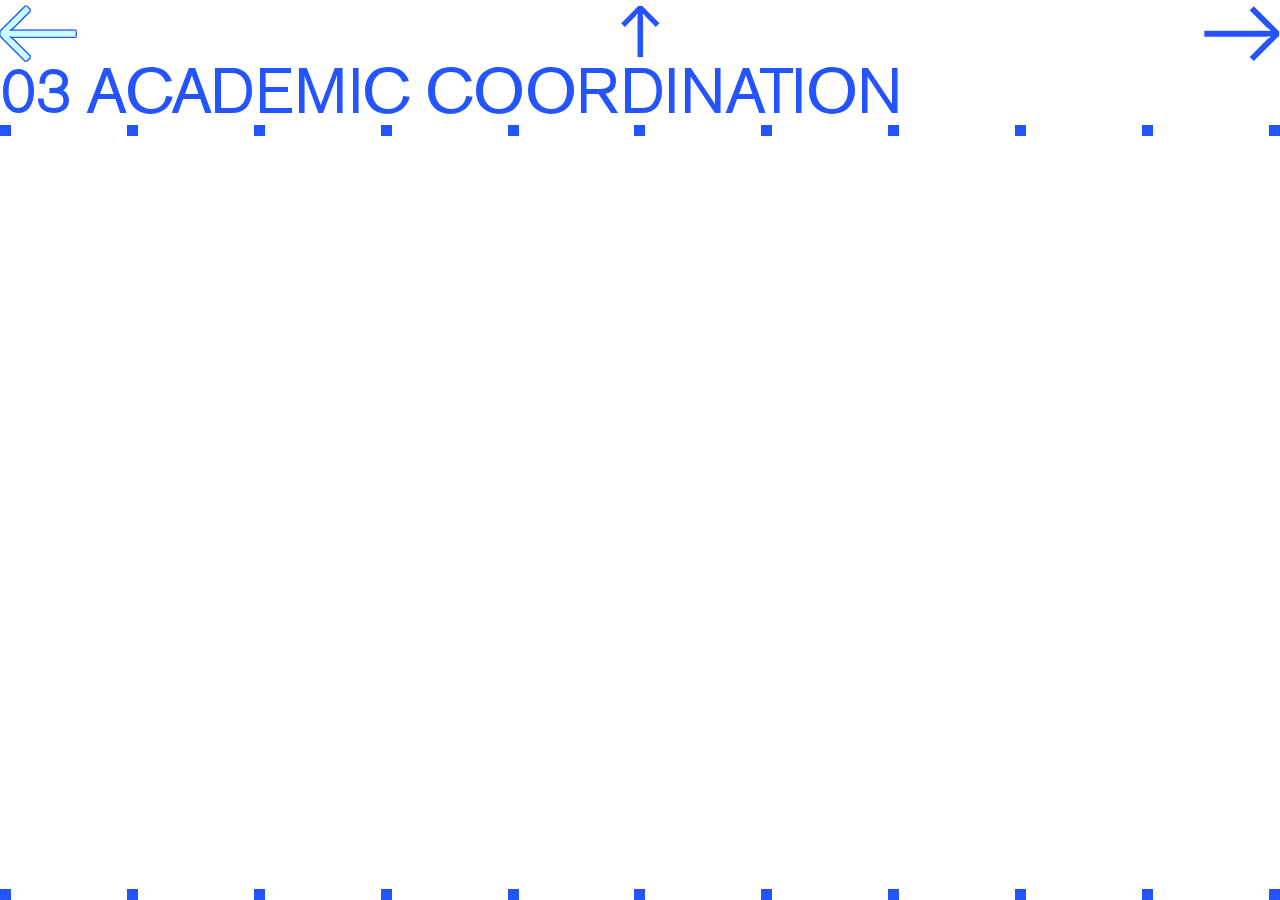
<file: All_Projects/Project 3_GD MFA HOMESPACE/03-assistant-office.html>
<!DOCTYPE html>
<html lang="en">
<head>
    <meta charset="UTF-8">
    <meta name="viewport" content="width=device-width, initial-scale=1.0">
    <title>03 ASSISTANT OFFICE</title>
    <link rel="stylesheet" href="styles.css">
   
</head>
<body>
    <div class = "arrow-navigation blue-text">
        <a href="02-gpd-office.html">
            <div class = "arrow-left">
                ←
            </div>
        </a>
        <a href="index.html">
            <div class = "arrow-top">
                ↑
            </div>
        </a>
        <a href="04-printing.html">
            <div class = "arrow-right">
                →
            </div>
        </a>
    </div>
    <div class = "headline">
        <p class="akz pt64 blue-text">
            03 ACADEMIC COORDINATION
        </p>
    </div>

    <div class = "columns">
        <div class = "single-block"></div>
        <div class = "single-block"></div>
        <div class = "single-block"></div>
        <div class = "single-block"></div>
        <div class = "single-block"></div>
        <div class = "single-block"></div>
        <div class = "single-block"></div>
        <div class = "single-block"></div>
        <div class = "single-block"></div>
        <div class = "single-block"></div>
        <div class = "single-block"></div>
    </div>
    <div class = "columns bottom">
        <div class = "single-block"></div>
        <div class = "single-block"></div>
        <div class = "single-block"></div>
        <div class = "single-block"></div>
        <div class = "single-block"></div>
        <div class = "single-block"></div>
        <div class = "single-block"></div>
        <div class = "single-block"></div>
        <div class = "single-block"></div>
        <div class = "single-block"></div>
        <div class = "single-block"></div>
    </div>
    
    <script src="script.js"></script>
</body>
</html>
</file>
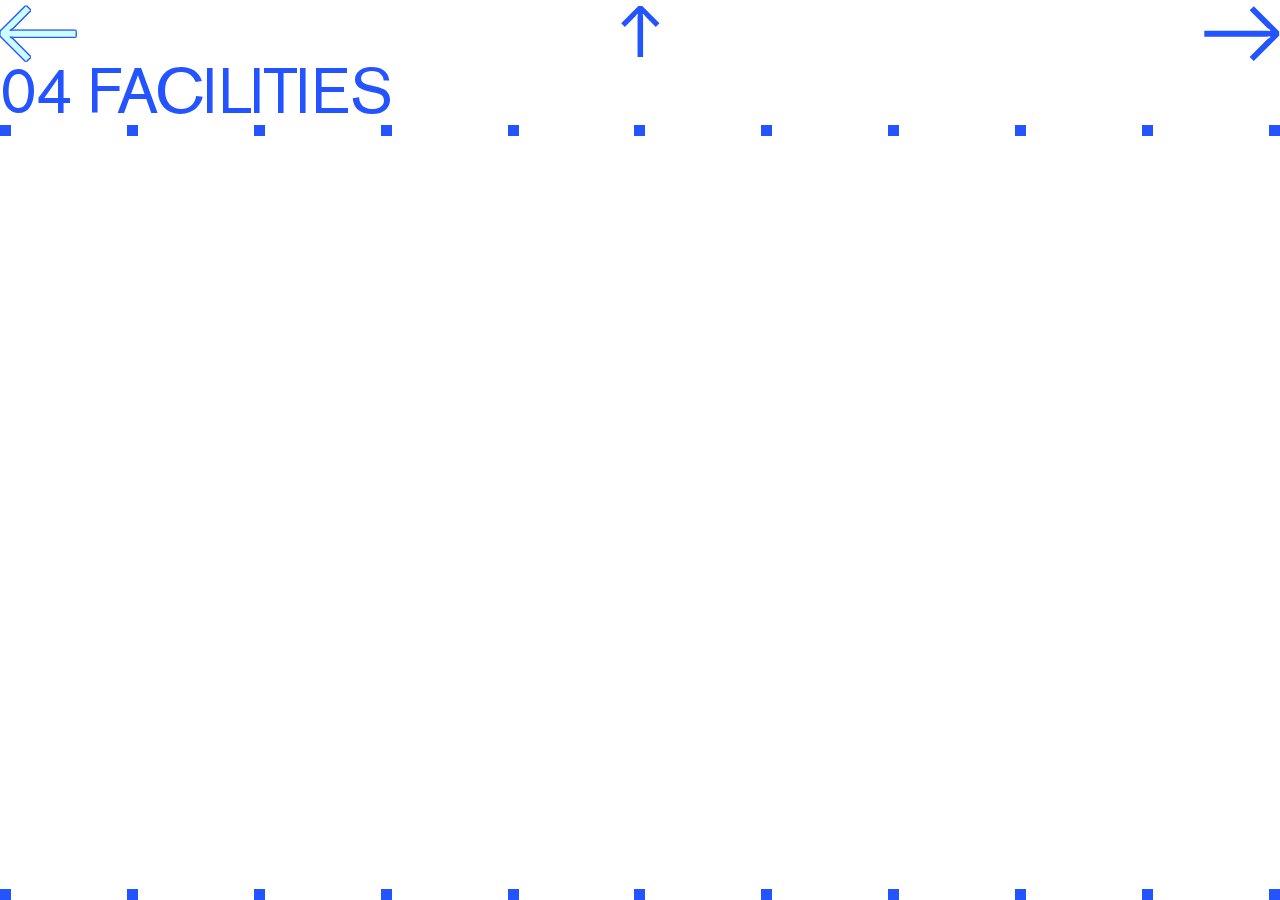
<file: All_Projects/Project 3_GD MFA HOMESPACE/04-printing.html>
<!DOCTYPE html>
<html lang="en">
<head>
    <meta charset="UTF-8">
    <meta name="viewport" content="width=device-width, initial-scale=1.0">
    <title>04 PRINTER & WORK STATION</title>
    <link rel="stylesheet" href="styles.css">
   
</head>
<body>
    <div class = "arrow-navigation blue-text">
        <a href="03-assistant-office.html">
            <div class = "arrow-left">
                ←
            </div>
        </a>
        <a href="index.html">
            <div class = "arrow-top">
                ↑
            </div>
        </a>
        <a href="05-flat-files.html">
            <div class = "arrow-right">
                →
            </div>
        </a>
    </div>
    <div class = "headline">
        <p class="akz pt64 blue-text">
            04 FACILITIES
        </p>
    </div>

    <div class = "columns">
        <div class = "single-block"></div>
        <div class = "single-block"></div>
        <div class = "single-block"></div>
        <div class = "single-block"></div>
        <div class = "single-block"></div>
        <div class = "single-block"></div>
        <div class = "single-block"></div>
        <div class = "single-block"></div>
        <div class = "single-block"></div>
        <div class = "single-block"></div>
        <div class = "single-block"></div>
    </div>
    <div class = "columns bottom">
        <div class = "single-block"></div>
        <div class = "single-block"></div>
        <div class = "single-block"></div>
        <div class = "single-block"></div>
        <div class = "single-block"></div>
        <div class = "single-block"></div>
        <div class = "single-block"></div>
        <div class = "single-block"></div>
        <div class = "single-block"></div>
        <div class = "single-block"></div>
        <div class = "single-block"></div>
    </div>

    <script src="script.js"></script>
</body>
</html>
</file>
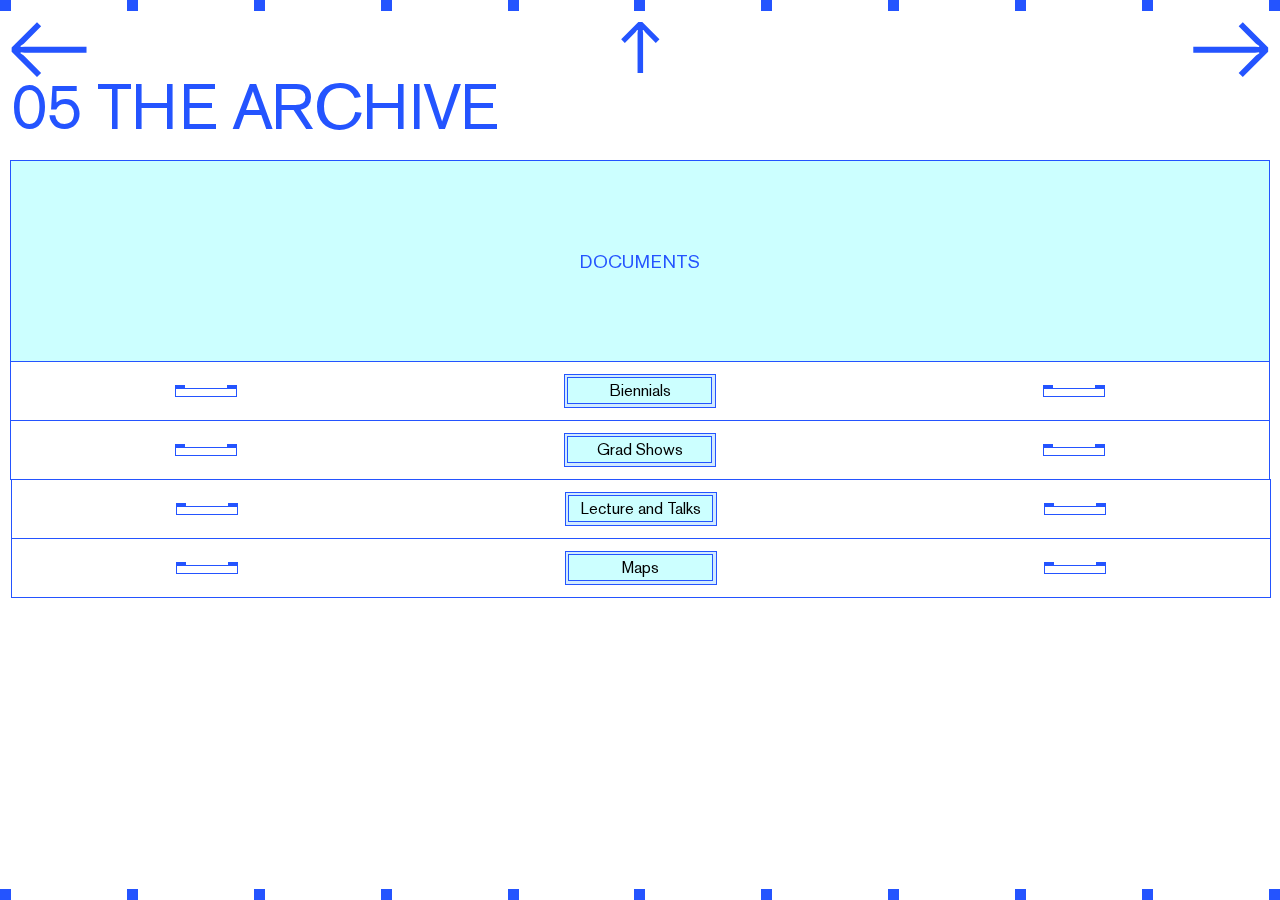
<file: All_Projects/Project 3_GD MFA HOMESPACE/05-flat-files.html>
<!DOCTYPE html>
<html lang="en">
<head>
    <meta charset="UTF-8">
    <meta name="viewport" content="width=device-width, initial-scale=1.0">
    <title>05 FLAT FILE</title>
    <link rel="stylesheet" href="styles.css">
   
</head>
<body>
    <div class = "columns">
        <div class = "single-block"></div>
        <div class = "single-block"></div>
        <div class = "single-block"></div>
        <div class = "single-block"></div>
        <div class = "single-block"></div>
        <div class = "single-block"></div>
        <div class = "single-block"></div>
        <div class = "single-block"></div>
        <div class = "single-block"></div>
        <div class = "single-block"></div>
        <div class = "single-block"></div>
    </div>
    <div class="side-padding-wrapper">
        <div class = "arrow-navigation blue-text">
            <a href="04-printing.html">
                <div class = "arrow-left">
                    ←
                </div>
            </a>
            <a href="index.html">
                <div class = "arrow-top">
                    ↑
                </div>
            </a>
            <a href="06-shared-table.html">
                <div class = "arrow-right">
                    →
                </div>
            </a>
        </div>
    
        <div class = "headline">
            <p class="akz pt64 blue-text"><span class="">05</span> THE ARCHIVE</p>
        </div>

    <div class = "ten-column-grid">
        <div id = "flat-file-bigger-wrapper-1">
            <div id = "flat-file-wrapper">
                
                <!-- middle  -->
                <div class = " akz flat-file"> 
                    <div class = "top-view"> <h3> DOCUMENTS </di></div>
                    <div class = "front-view">
                        <div class = "drawer-wrap" id = "biennial-drawer">
                            <div class = "drawer-inside ten-column-grid">
                        

                                <div class = namecard>2025</div> <div class="showname">For Reference Only</div> <a class="webtag" href="https://mfabiennial2025.risd.gd/">website</a><a  href="https://www.flickr.com/photos/risdexhibitions/albums/72177720324955840/">album</a>
                                
                                <div class = namecard>2023</div><div class="showname">Highlights From The Impermanent Collection</div> <a class="webtag" href="https://mfabiennial2025.risd.gd/">website</a><a  href="https://www.flickr.com/photos/risdexhibitions/albums/72177720307507813/">album</a>
                                 
                                <div class = namecard>2021</div><div class="showname">Everything You Can Think Of; Nothing You Want.</div><a class="webtag" href="https://mfabiennial2025.risd.gd/">website</a>
                                
                                <div class = namecard>2019</div><div class="showname">On the Edge of Normal</div><a href="https://www.flickr.com/photos/risdexhibitions/albums/72157677569441137/ ">album</a>
                                <div class = namecard>2017</div><div class="showname">To Whom it May Concern</div><a href="https://www.flickr.com/photos/risdexhibitions/albums/72157681693403646/">album</a>
                                
                             
                                
                                <div class = namecard>2013</div><div class="showname">Please See Attached</div><a class = album-link href="https://www.flickr.com/photos/risdexhibitions/albums/72157636052604473/">album</a>
                                <div class = namecard>2011</div><div class="showname">Graphic Design Graduate Biennial</div><a class = album-link href="https://www.flickr.com/photos/risdexhibitions/albums/72157628075425896/">album</a>
                    
                            </div>
                            <div class = "drawer-front" id ="biennial"> 
                                <div class = "handle-wrap">
                                    <div class = "handle-shortside"> 
                                        <div></div> <div></div>
                                    </div>
                                    <div class = "handle-longside"></div>
                                </div>
        
                                <div class = "filing-tag">
                                    <div class = "filing-tag-inside">
                                         Biennials
                                    </div>
                                </div>
        
                                <div class = "handle-wrap">
                                    <div class = "handle-shortside"> 
                                        <div></div> <div></div>
                                    </div>
                                    <div class = "handle-longside"></div>
                                </div>
                            </div> 
                        </div>

                    <div class = "drawer-wrap" id = "grad-show-drawer">
                        <div class = "drawer-inside ten-column-grid">
                        

                            <div class = namecard>2007–Now</div> <div class="showname">Photo Documentation of Grad Shows</div> <a  href="https://www.flickr.com/photos/risdexhibitions/albums/72177720307507813/">album</a>
                            
                            <div class = namecard>2020–Now</div><div class="showname">Grad Show Websites</div> <a class="webtag" href="https://mfabiennial2025.risd.gd/">2024</a>

                            <a class="webtag" href="https://mfabiennial2025.risd.gd/">2023</a>
                            <a class="webtag" href="https://mfabiennial2025.risd.gd/">2022</a>
                            <a class="webtag" href="https://mfabiennial2025.risd.gd/">2021</a>
                            <a class="webtag" href="https://mfabiennial2025.risd.gd/">2020</a>
                                 </div>       
                                 
                        <div class = "drawer-front" id = "grad-show"> 
                            <div class = "handle-wrap">
                                <div class = "handle-shortside"> 
                                    <div></div> <div></div>
                                </div>
                                <div class = "handle-longside"></div>
                            </div>
            
                            <div class = "filing-tag">
                                <div class = "filing-tag-inside">
                                Grad Shows 
                                </div>
                            </div>
                            <div class = "handle-wrap">
                                <div class = "handle-shortside"> 
                                    <div></div> <div></div>
                                </div>
                                <div class = "handle-longside"></div>
                            </div>
                        </div> 
                    </div> 
        
                    <div class = "drawer-front"> 
                        <div class = "handle-wrap">
                            <div class = "handle-shortside"> 
                                <div></div> <div></div>
                            </div>
                            <div class = "handle-longside"></div>
                        </div>
                        <div class = "filing-tag">
                            <div class = "filing-tag-inside">
                                Lecture and Talks
                            </div>
                        </div>
                        <div class = "handle-wrap">
                            <div class = "handle-shortside"> 
                                <div></div> <div></div>
                            </div>
                            <div class = "handle-longside"></div>
                        </div>
                    </div> 
        
        
                    <div class = "drawer-front y2023"> 
                        <div class = "handle-wrap">
                            <div class = "handle-shortside"> 
                                <div></div> <div></div>
                            </div>
                            <div class = "handle-longside"></div>
                        </div>
                        
                        <div class = "filing-tag">
                            <div class = "filing-tag-inside">
                            Maps 
                            </div>
                        </div>
        
                        <div class = "handle-wrap">
                            <div class = "handle-shortside"> 
                                <div></div> <div></div>
                            </div>
                            <div class = "handle-longside"></div>
                        </div>
                    </div> 
                    </div>
                </div>
                <!-- right  -->
              
            </div>  
            </div>

           
                  
     </div>  
                </div>
    </div>
</div>
    <div class = "columns bottom">
        <div class = "single-block"></div>
        <div class = "single-block"></div>
        <div class = "single-block"></div>
        <div class = "single-block"></div>
        <div class = "single-block"></div>
        <div class = "single-block"></div>
        <div class = "single-block"></div>
        <div class = "single-block"></div>
        <div class = "single-block"></div>
        <div class = "single-block"></div>
        <div class = "single-block"></div>
    </div>
    

      <script src="script.js"></script>
</body>
</html>
</file>
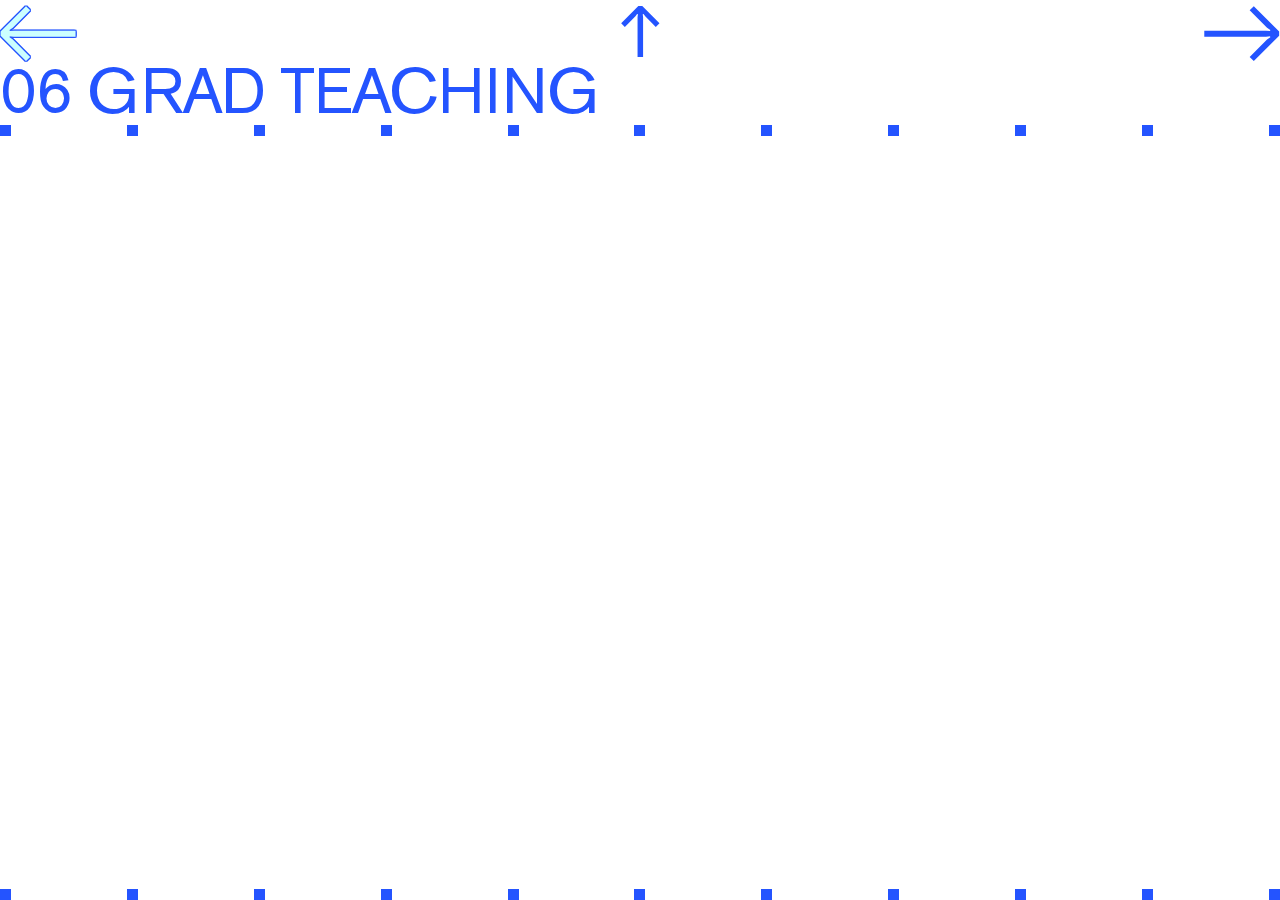
<file: All_Projects/Project 3_GD MFA HOMESPACE/06-shared-table.html>
<!DOCTYPE html>
<html lang="en">
<head>
    <meta charset="UTF-8">
    <meta name="viewport" content="width=device-width, initial-scale=1.0">
    <title>06 GRAD TEACHING</title>
    <link rel="stylesheet" href="styles.css">
   
</head>
<body>
    <div class = "arrow-navigation blue-text">
        <a href="05-flat-files.html">
            <div class = "arrow-left">
                ←
            </div>
        </a>
        <a href="index.html">
            <div class = "arrow-top">
                ↑
            </div>
        </a>
        <a href="07-sofa.html">
            <div class = "arrow-right">
                →
            </div>
        </a>
    </div>
    <div class = "headline">
        <p class="akz pt64 blue-text">
            06 GRAD TEACHING
        </p>
    </div>

    <div class = "columns">
        <div class = "single-block"></div>
        <div class = "single-block"></div>
        <div class = "single-block"></div>
        <div class = "single-block"></div>
        <div class = "single-block"></div>
        <div class = "single-block"></div>
        <div class = "single-block"></div>
        <div class = "single-block"></div>
        <div class = "single-block"></div>
        <div class = "single-block"></div>
        <div class = "single-block"></div>
    </div>
    <div class = "columns bottom">
        <div class = "single-block"></div>
        <div class = "single-block"></div>
        <div class = "single-block"></div>
        <div class = "single-block"></div>
        <div class = "single-block"></div>
        <div class = "single-block"></div>
        <div class = "single-block"></div>
        <div class = "single-block"></div>
        <div class = "single-block"></div>
        <div class = "single-block"></div>
        <div class = "single-block"></div>
    </div>
    
    <script src="script.js"></script>
</body>
</html>
</file>
<file: style.css>
*{
  font-family:"Cinetype";
  font-size: calc(14px + (23 - 14) * ((100vw - 300px) / (1600 - 300)));
  /* font-size: calc(14px + (22 - 14) * ((100vw - 300px) / (1600 - 300))); */
  /* font-size: calc([minimum size] + ([maximum size] - [minimum size]) * ((100vw - [minimum viewport width]) / ([maximum viewport width] - [minimum viewport width]))); */
}
body {
  background: linear-gradient(to right, rgba(105, 175, 199, 0.4) 0%, white 10%);
}
@font-face {
  font-family: HALTimezone;
  src: url(HALTimezone-Regular.woff2);
}

@font-face {
  font-family:"Cinetype";
  src: url(GTCinetypeTrial-Rg.otf);
  font-weight: 400; /*regular*/
  font-style: normal;
}

@font-face {
  font-family:"Cinetype";
  src: url(GTCinetypeTrial-Bd.otf);
  font-weight: 700; /*Bold*/
  font-style: normal;
}
.cinetype-regular{
  font-family:"Cinetype";
  font-weight: 400; /*regular*/
  font-style: normal;
}
.space-mono-regular {
  font-family: "Space Mono", serif;
  font-weight: 400;
  font-style: normal;
}

.space-mono-regular-italic {
  font-family: "Space Mono", serif;
  font-weight: 400;
  font-style: italic;
}

.space-mono-bold-italic {
  font-family: "Space Mono", serif;
  font-weight: 700;
  font-style: italic;
}


.grid {
    display: grid;
    margin-top: 40px;
    grid-template-columns: repeat( 8, 1fr ) ;
     /*grid-template-row: repeat( 12, 50px );*/
    gap: 30px 2vw ;
     /*border: 2px blue solid; /*container border*/ 
    width: 100%;
  }
  
  /*.box {
    background-color: beige;
    color: black;
    border-radius: 5px;
    border: 2px dodgerblue solid;
  }*/
  

/* ////////////////////////////////////////
////////// TYPOGRAPHIC STYLES ////////////////////
//////////////////////////////////////////////////*/
  h1{
    grid-column: 2/ span 5;
    /*grid-row: 3/ span 3;*/
    font-family: "Space Mono", serif;
    font-weight: 700;
    font-style: normal;
    font-size: 3rem;  
    line-height: 3.5rem;
    margin-bottom: 20px;
  }
  .titleeffect{
    font-family: "Space Mono", serif;
    font-weight: 700;
    font-style: normal;
    font-size: 3rem;  
  }
  .titleeffect:hover{
    font-family: "Space Mono", serif;
    font-weight: 700;
    font-style: italic;
    font-size: 3rem;  
  }

  .byline{
    grid-column: 2 / span 2;
     /*grid-row: 10/ span 1 ;*/
     font-family:"Cinetype";
     font-weight: 700;
     font-size: 1rem;
     line-height: 100%;
     padding-bottom: 8px;
  }

  h2{
    grid-column: 5 / span 3;
     /*grid-row: 8/ span 2 ;*/
    font-size: 1.5rem;
    font-family:"Cinetype";
    font-weight: 400;
    margin-top: -0.5rem;
    margin-bottom: 2rem;
  }

  .text{
    min-width: 300px;
    grid-column: 4 / span 4;
     /*grid-row: 13/ span 5 ;*/
  }

  p{
    font-family: HALTimezone;
    line-height: 1.43rem;
    letter-spacing: 101%;
    padding-bottom: 20px;
    margin: 0;
  }
  .margintop{
    margin-top: 60px;
  }
  .caption{
    font-family:"Cinetype";
    font-weight: 400;
    font-size: 0.9rem;
    grid-column:2 / span 2 ;
    color: rgb(71, 101, 132);
    padding-right: 0.3rem;
  }

  .credit{
    font-family:"Cinetype";
    font-weight: 700;
    font-size: 0.6rem;
  }

  .author-credit{
    font-size: 0.8rem;
    line-height: 1rem;
    margin-top: 30px;
    margin-bottom: 50px;
  }

  a:link{
    font-size: 0.8rem;
    color: black;
    font-weight: 700;
  }

/* ////////////////////////////////////////
////////// IMAGE SETTING ////////////////////
//////////////////////////////////////////////////*/

  img {
    max-width: 100%;
    height: auto;
    display: block; /* Removes extra space below inline images */
  }
  
  .gallery{
    display: grid;
    width: 100vw;
    gap: 0 1vw ;
    grid-template-columns: repeat( 8, 1fr ) ;
    grid-column: 1 / span 8;

  }
  #image1{
    grid-column: 1 / span 4;
  }

  #image2{
    grid-column: 5 / span 2;
  }

  #image3{
    grid-column: 1 / span 8;
    mix-blend-mode: multiply;
  }

/* ////////////////////////////////////////
////////// FIRST BREAK POINT ////////////////////
//////////////////////////////////////////////////*/

  @media screen and (max-width: 850px) {
    .grid {
      display: flex;
      flex-direction: column;
      gap: 20px; /* Adjust spacing for better readability */
      align-items: center; /* Center content */
      width: 90%;
      margin: 0 auto;
    }
  
    h1, h2, .byline, .text, .caption, .gallery1, .credit {
      grid-column: auto; /* Reset grid column */
      width: 100%; /* Ensure full width */
      text-align: left; /* Center text for a better mobile layout */
    }
  
    .gallery {
      display: flex;
      flex-direction: column;
      gap: 10px;
      width: 100%;
    }
    p{
      padding-bottom: 10px;
    }
  
    #image1, #image2, #image3 {
      width: 100%; /* Make images full-width */
      grid-column: auto;
    }
  }
  /* ////////////////////////////////////////
////////// AUDIO PLAYER STYLING ////////////////////
//////////////////////////////////////////////////*/

#spectrogram {
  width: 100%;
  max-width: 600px;
  height: 200px;
  background: black;
  display: block;
  margin: 10px auto;
}

button {
  margin-top: 6px;
  padding: 8px 18px;
  font-size: 0.6rem;;
  font-weight: 700;
  border: none;
  background-color: #3498db;
  color: white;
  cursor: pointer;
  border-radius: 5px;
}

button:hover {
  background-color: #2980b9;
}
</file>
<file: wam p1_Responsive article/style.css>
*{
  font-size: 18px;
}

@font-face {
  font-family: HALTimezone;
  src: url(HALTimezone-Regular.woff2);
}

@font-face {
  font-family:"Cinetype";
  src: url(GTCinetypeTrial-Rg.otf);
  font-weight: 400; /*regular*/
  font-style: normal;
}

@font-face {
  font-family:"Cinetype";
  src: url(GTCinetypeTrial-Bd.otf);
  font-weight: 700; /*Bold*/
  font-style: normal;
}
.space-mono-regular {
  font-family: "Space Mono", serif;
  font-weight: 400;
  font-style: normal;
}

.space-mono-bold {
  font-family: "Space Mono", serif;
  font-weight: 700;
  font-style: normal;
}

.space-mono-regular-italic {
  font-family: "Space Mono", serif;
  font-weight: 400;
  font-style: italic;
}

.space-mono-bold-italic {
  font-family: "Space Mono", serif;
  font-weight: 700;
  font-style: italic;
}


.grid {
    display: grid;
    margin-top: 40px;
    grid-template-columns: repeat( 8, 1fr ) ;
     /*grid-template-row: repeat( 12, 50px );*/
    gap: 30px 2vw ;
     /*border: 2px blue solid; /*container border*/ 
    width: 100%;
  }
  
  /*.box {
    background-color: beige;
    color: black;
    border-radius: 5px;
    border: 2px dodgerblue solid;
  }*/
  
  .h1{
    grid-column: 2/ span 5;
    /*grid-row: 3/ span 3;*/
    font-weight: 700;
    font-size: 3rem;  
    line-height: 3.5rem;
    margin-bottom: 20px;
  }
  
  .byline{
    grid-column: 2 / span 1;
     /*grid-row: 10/ span 1 ;*/
     font-family:"Cinetype";
     font-weight: 700;
  }

  .h2{
    grid-column: 5 / span 3;
     /*grid-row: 8/ span 2 ;*/
    font-size: 1.2rem;
    font-family:"Cinetype";
    font-weight: 400;
  }

  .text1{
    grid-column: 4 / span 4;
    margin-top: 50px;
     /*grid-row: 13/ span 5 ;*/
  
  }
  
  .text2{
    grid-column: 4 / span 4;
  }

  p{
    font-family: HALTimezone;
    font-size: 1.15rem;
    line-height: 1.65rem;
    padding-bottom: 20px;
    margin: 0;
  }

  .caption{
    font-family:"Cinetype";
    font-weight: 400;
    font-size: 0.9rem;
    grid-column:2 / span 2 ;
    color: rgb(71, 101, 132);
  }

  img {
    max-width: 100%;
    height: auto;
    display: block; /* Removes extra space below inline images */
  }
  
  .gallery1{
    display: grid;
    width: 100vw;
    gap: 0 1vw ;
    grid-template-columns: repeat( 8, 1fr ) ;
    grid-column: 1 / span 8;

  }
  #image1{
    grid-column: 1 / span 4;
  }

  #image2{
    grid-column: 5 / span 2;

  }
</file>
<file: All_Projects/Project 3_GD MFA HOMESPACE/styles.css>
/* ------- index page styling --------- */
/* ------- index page styling --------- */
/* ------- index page styling --------- */

@font-face {
  font-family:'space-grotesk';
  src: url(fonts/SpaceGrotesk-VariableFont_wght.ttf);
}
@font-face {
  font-family: 'Akzidenz-Grotesk Pro';
  font-weight: 400;
  src: url(fonts/akzidenzgroteskpro_regular.ttf);
}
@font-face {
  font-family: 'Akzidenz-Grotesk Pro';
  font-weight: 600;
  src: url(fonts/akzidenzgroteskpro_md.ttf);
}
*{
  /* font-size: 15px; */
  font-family: 'Akzidenz-Grotesk Pro',sans-serif;
}

h1{
  font-size:1.5rem;
  font-weight: 400;
  color: #2454ff;
  margin: 0px;
  line-height: 1.5rem;
}
body{
  height: 100vh;
  width:100vw;
  /* display: flex;
  flex-direction: column;
  align-items: center; */
  position:relative;
  margin:0;
  /* justify-content: space-evenly; */
}

.side-padding-wrapper{
  margin:0 11px;
}

.homespace{
  width: 100vw;
  height:150px;
  display: flex;
  flex-direction: column;
  align-items: center;
  justify-content: center;
  font-family: 'Akzidenz-Grotesk Pro',sans-serif;
  font-size: 24px;
  line-height:100%;
  color:#2454ff;
}

.homespace p{
  text-align: center;
  margin:0;
  letter-spacing: -0.01em;
}
svg {
  max-width: 2000px;
    width: 100%;
    height: auto;
    display: block;
  }

  #gpd-office,
  #flat-file,
  #shared-table,
  #classroom,
  #assistant-office,
  #printing,
  #sofa {
    cursor: pointer;
    transition: fill 0.3s ease;
    fill: #ccffff;
  }

  #gpd-office:hover,
  #flat-file:hover,
  #shared-table:hover,
  #classroom:hover,
  #assistant-office:hover,
  #printing:hover,
  #sofa:hover  {
    fill: #2454ff;
  }

  .hover-label {
    font-family: sans-serif;
    font-weight: 400;
    font-size: 7px;
    fill: white;
    pointer-events: none;
    text-anchor: middle;
    dominant-baseline: middle;
    opacity: 0;
  }
  .prehover-label {
    font-family: sans-serif;
    font-size: 7px;
    font-weight: 400;
    fill: #2454ff;
    pointer-events: none;
    text-anchor: middle;
    dominant-baseline: middle;
  }

  a:hover .hover-label {
    opacity: 1;
  }



/* ----------flat file page styling------------- */
/* ----------flat file page styling------------- */
/* ----------flat file page styling------------- */

.headline{
  width: 100%;
  display: flex;
  text-align: left;
}

.headline p{
  padding:5px 0;
  margin:0;
  line-height: 90%;
  letter-spacing: -0.025em;
}
.akz{
  font-family: 'Akzidenz-Grotesk Pro',sans-serif;
}

.pt32{
  font-size: 32px;
}

.pt64{
  font-size: 64px;
}
.bold{
  font-weight: 800;
}
.blue-text{
  color: #2454ff;
}

.flat-file{
  width:100%;
  display:flex;
  flex-direction:column;
  padding-bottom: 100px;
}

.front-view{
/*   transform:perspective(190cm) RotateX(-30deg);
  margin-top:-11px; */
  display:flex;
  /* flex-wrap:wrap; */
  flex-direction: column;
  justify-content:center;
}

h3{
  font-weight:normal;
  color:#2454ff;
}

.top-view{
  width:100%;
  height:200px;
  background-color:#ccffff;
  outline:solid 1px #2454ff;
  display:flex;
  justify-content:space-around;
  align-items:center;
}

.drawer-front{
  width:100%;
  height:58px;
  background-color:#ffffff;
  border:solid 1px #2454ff;
  margin-bottom: -1px;
  display:flex;
  justify-content:space-around;
  align-items:center;
}

.drawer-front:hover{
  background-color: #2454ff;
}
.handle-wrap{
  display:flex;
  flex-direction:column;
}

.handle-shortside{
  display:flex;
  flex-direction:row;
  justify-content: space-between;
  mix-blend-mode: multiply;
}

.handle-shortside div{
  background-color: #2454ff;
  width:10px; height:3px;

}
.handle-longside{
  width:60px;
  height:7px;
  background-color:white;
  border: solid 1px #2454ff;
  /* filter: drop-shadow(0px 3px 2px #bad7ff); */
}

.filing-tag{
  background-color: #d2ebff;
  border: solid 1px #2454ff;
  height:55%;
  width:150px;
  display:flex;
  justify-content:center;
  align-items:center;
}

.filing-tag-inside{
  border: solid 1px #2454ff;
  background-color: #ccffff;
  height:80%;
  width:143px;
  display:flex;
  justify-content:center;
  align-items:center;
}

.drawer-wrap{
  width:100%;
  display:flex;
  flex-direction:column;
  justify-content:space-between;
  align-items:center;
}

.showname{
  line-height:110%;
  grid-column: 4 / span 5;
}
.namecard{
  line-height:100%;
  grid-column: 2 / span 2;
}

.drawer-inside a{
  line-height: 110%;
  grid-column: 10 / span 1;
}
.drawer-inside a.webtag{
  line-height: 110%;
  grid-column: 9 / span 1;
}

.drawer-inside{
  overflow:hidden;
  /* display:flex;
  flex-wrap:wrap;
  justify-content:space-around;
  align-items:center; */
  /* padding:0px 50px; */
  width:100%;
  height:0px;
  background-color:white;
  transition: 0.5s ease-in-out;
}

.drawer-inside.open {
  height:300px;
  width: 100%;
  padding:30px 0;
  /* border-top:solid 10px #b5d2db;
  border-right:solid 5px #ccffff;
  border-bottom:solid 5px #ccffff;
  border-left:solid 5px #b5d2db; */
  outline: solid 1px #2454ff;
  /* outline-offset: -2px; */
  /* margin-top: -2px; */
}
.drawer-inside.open2 {
  height:160px;
  width: 100%;
  padding:30px 0;
  outline: solid 1px #2454ff;
}

.arrow-navigation{
  font-variation-settings: 'wght' 100;
  width:100%;
  height:100px;
  /* top:0px; */
  display:flex;
  flex-direction:row;
  justify-content: space-between;
  font-size: 106px;
  margin-top: -43px;
  margin-bottom: 0px;
  z-index: 10000;
}

.arrow-left{
  /* margin-left:10px; */
  transition:0.1s ease-in-out;
  font-family: "space-grotesk";
  margin-left: -4px;
}

.arrow-right{
  /* margin-right:10px; */
  transition:0.1s ease-in-out;
  font-family: "space-grotesk";
  margin-right: -4px;
}

.arrow-top{
  margin-top: 29px;
  transition:0.1s ease-in-out;
  font-family: "space-grotesk";
  font-size: 72px;
  font-variation-settings: 'wght' 400;
}

.arrow-left:hover,
.arrow-right:hover,
.arrow-top:hover{
  font-variation-settings: 'wght' 300;
  cursor: pointer;
  color:#ccffff;
  text-shadow:
    -1px -1px 0 #2454ff,
     0   -1px 0 #2454ff,
     1px -1px 0 #2454ff,
     1px  0   0 #2454ff,
     1px  1px 0 #2454ff,
     0    1px 0 #2454ff,
    -1px  1px 0 #2454ff,
    -1px  0   0 #2454ff;
}

.arrow-navigation a{
  text-decoration: none;
  color:#2454ff;
}
#flat-file-bigger-wrapper-1{
  margin-top:20px;
  grid-column: 1 / span 10;
}
/* #flat-file-bigger-wrapper-2{
  margin-top:20px;
  grid-column: 6 / span 5;
} */
/* #flat-file-wrapper{
  width:100%;
  height:100%;
  display:flex;
  flex-direction: row;
  
} */
.bar-wrapper{
  display:flex;
  flex-direction: column;
}
.left-bar{
  width: 11px;
  height: 204px;
  outline: solid 2px #2454ff;
  outline-offset: -2px;
  margin-right:-2px;
  /* margin-left:2px; */
  flex-shrink: 0;
  display:flex;
  flex-direction: column;
  justify-content:space-between;
}

.bottom-bar{
  height: 242px;
  margin-top:-2px;
  position:relative;
}

.right-bar-wrapper{
  margin-left:-2px;
  margin-right:2px;  
}

/* ----------- column divs ---------------- */
/* ----------- column divs ---------------- */
/* ----------- column divs ---------------- */

.columns{
  width:100%;
  display:flex;
  flex-direction: row;
  justify-content:space-between;
  align-items:center;
  padding:0;
  margin:0 0 5px 0;

}

.single-block{
 width: 11px;
 height: 11px;
 background-color:#2454ff;
}

/* .bottom class is only for the column blocks at the bottom edge of the page  */
.bottom{
  /* width: 100%; */
  position:fixed;
  bottom:0px;
  margin:0px;
  padding:0;
  left:0;
}

.bottom-absolute{
  position:absolute;
  bottom:0;
}

.top{
  position:fixed;
  top:0;
}
.ten-column-grid {
  display: grid;
  grid-template-columns: repeat(10, 1fr);
  gap: 11px;
  width: 100%;
  align-items: start; 
  /* border: 1px solid #2454ff; */
}

.thesis-book-wrapper {
  grid-column: 5 / span 6;
  height:100%;
  align-self: start;
}

.thesis-single-year{
  border: 1px solid #2454ff;
  margin-bottom: -1px;
  transition: 0.5s ease-in-out;
  padding: 5px 10px;
}

.thesis-collapse {
  line-height: 150%;
  height: 0;
  overflow: hidden;
  padding-top: 0px;
  transition: 0.3s ease-in-out;
}

.thesis-collapse.open {
  height: 100%;
  padding: 10px 0;
}
.gpd-wrapper{
  grid-column: 1 / span 4;
}

.gpd-layout{
  height:200px;
  background-color: #2454ff;
  border: 1px solid #2454ff;
  outline: 1px solid white;
  margin-bottom: px;
  padding: 20px 10px;
  align-self: start;
}

.gpd-layout h1{
  color: white;
  font-size:42px;
  line-height: 100%;
}
.gpd-layout h2{
  color: white;
  font-size:22px;
  margin:0;
  font-weight: 100;
}
.gpd-layout p{
  font-weight: 100;
  color: white;
}

.thesis-uncollapse-tag{
  display:flex;
  flex-direction: row;
  justify-content:space-between;
  cursor:pointer;
}

p.article-listing {
  margin: 0 0 0 0px;
  color:#2454ff;
}
p.article-listing a,
p.pdf a{
  color:#2454ff;
  background-color:#ccffff;
}
.thesis-collapse .pdf{
  float: left;
  width: 60px;
  margin: 0;
  padding:0;
}
</file>
